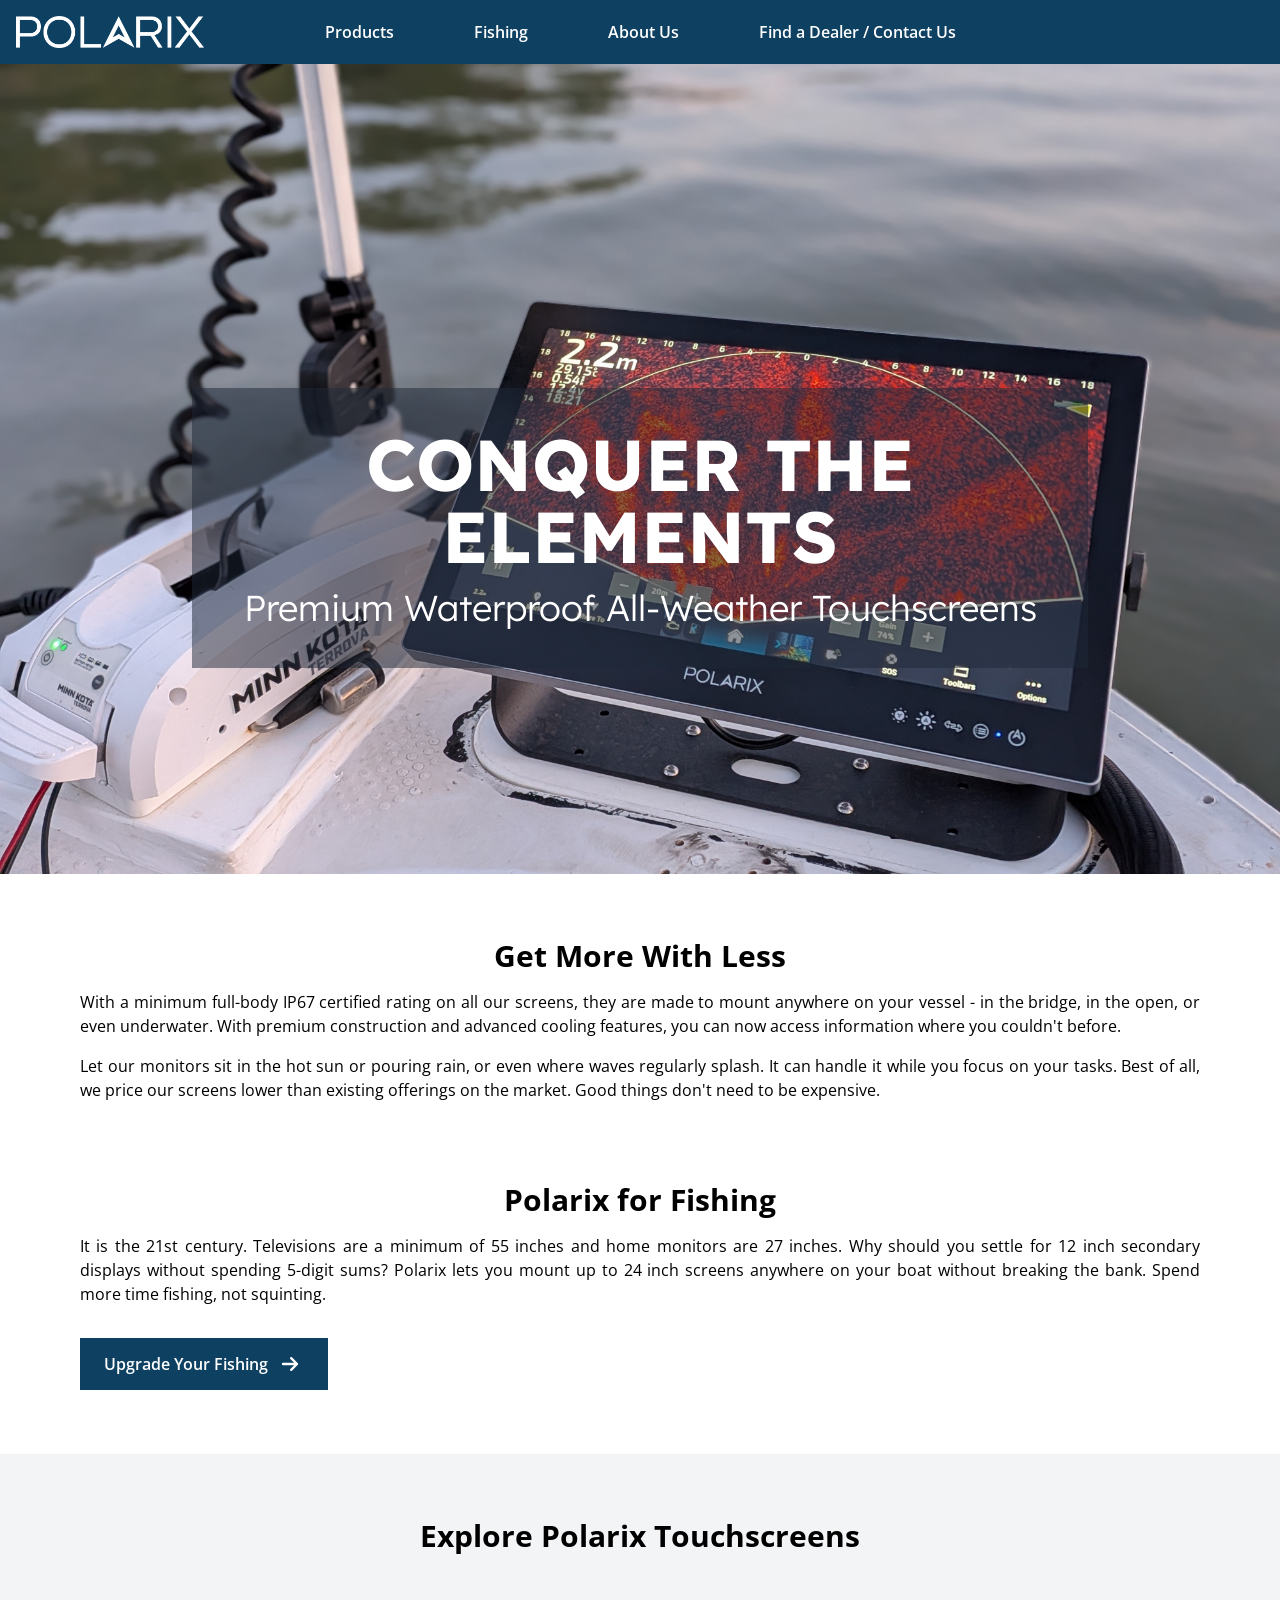
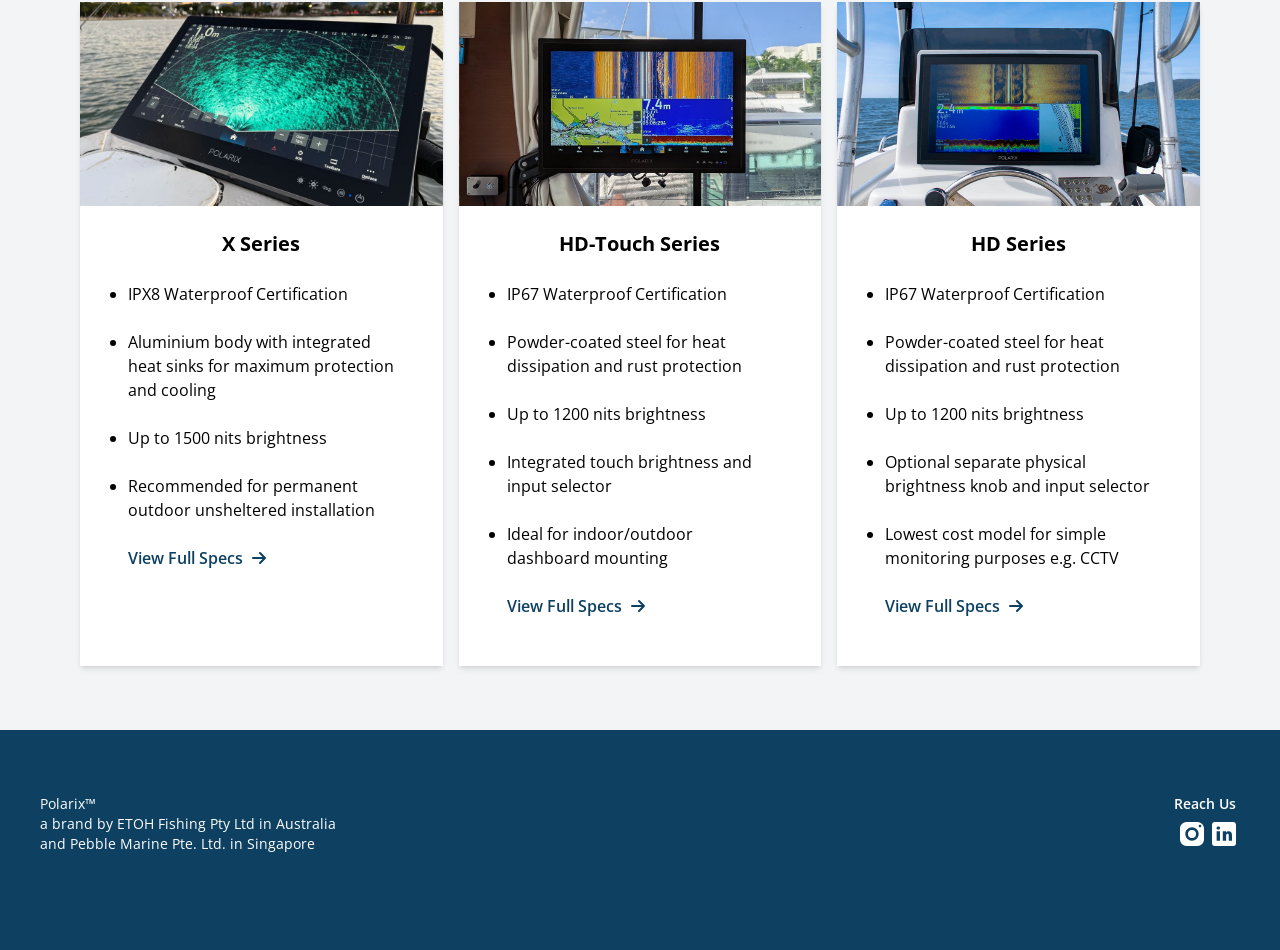
<file: index.html>
<!DOCTYPE html><html lang="en" data-astro-cid-sckkx6r4> <head><meta charset="UTF-8"><meta name="viewport" content="width=device-width, initial-scale=1.0"><link rel="icon" type="image/png" href="/favicon.png"><link rel="preconnect" href="https://fonts.googleapis.com"><link rel="preconnect" href="https://fonts.gstatic.com" crossorigin><meta name="generator" content="Astro v6.1.5"><title>POLARIX Marine Touchscreens</title><link rel="stylesheet" href="/assets/global.5gfMwEMB.css"></head> <body class="font-base" data-astro-cid-sckkx6r4> <header class="relative w-full h-auto lg:h-16 flex-col lg:flex-row bg-polarix text-white flex items-center justify-center"> <div class="md:hidden absolute left-0 top-0 h-16 w-16 flex items-center justify-center"> <button id="expando"> <svg class="w-10 h-10" fill="#fff" viewBox="0 0 20 20" xmlns="http://www.w3.org/2000/svg"> <path fill-rule="evenodd" d="M3 5a1 1 0 011-1h12a1 1 0 110 2H4a1 1 0 01-1-1zM3 10a1 1 0 011-1h12a1 1 0 110 2H4a1 1 0 01-1-1zM3 15a1 1 0 011-1h12a1 1 0 110 2H4a1 1 0 01-1-1z" clip-rule="evenodd"></path> </svg> </button> </div> <div class="lg:absolute lg:left-0 lg:top-0 h-16 z-101"> <a href="/"><img src="/img/logo.png" alt="logo" class="h-full p-4"></a> </div> <nav id="main-menu" class="hidden absolute z-100 md:static top-full left-0 md:flex flex-col md:flex-row gap-x-4 md:h-10 w-full lg:h-full items-stretch justify-center font-semibold border-t lg:border-t-0 border-gray-400 bg-polarix-light text-white md:text-white md:bg-inherit"> <div class="relative"> <span id="expando-products" class="h-12 md:h-full flex items-center justify-center md:px-8 hover:bg-polarix-light transition-colors border-b border-gray-400 md:border-b-0 hover:cursor-pointer">Products</span> <div id="menu-products" class="hidden md:absolute md:top-full md:left-0 md:w-[150%] z-100 transition-discrete"> <a class="h-12 lg:h-16 flex items-center justify-center md:justify-start md:px-8 transition-colors border-b border-gray-400 bg-gray-100 text-black md:hover:bg-polarix-light md:hover:text-white" href="/products/x">X Series</a> <a class="h-12 lg:h-16 flex items-center justify-center md:justify-start md:px-8 transition-colors border-b border-gray-400 bg-gray-100 text-black md:hover:bg-polarix-light md:hover:text-white" href="/products/hdt">HD-Touch Series</a> <a class="h-12 lg:h-16 flex items-center justify-center md:justify-start md:px-8 transition-colors border-b border-gray-400 bg-gray-100 text-black md:hover:bg-polarix-light md:hover:text-white" href="/products/hd">HD Series</a> </div> </div> <a class="h-12 md:h-full flex items-center justify-center md:px-8 hover:bg-polarix-light transition-colors border-b border-gray-400 md:border-b-0" href="/fishing">Fishing</a> <a class="h-12 md:h-full flex items-center justify-center md:px-8 hover:bg-polarix-light transition-colors border-b border-gray-400 md:border-b-0" href="/about">About Us</a> <a class="h-12 md:h-full flex items-center justify-center md:px-8 hover:bg-polarix-light transition-colors border-b border-gray-400 md:border-b-0" href="/contact">Find a Dealer / Contact Us</a> </nav> </header> <script type="module">const e=document.getElementById("expando"),t=document.getElementById("main-menu");e?.addEventListener("click",()=>{t?.classList.contains("hidden")?(t.classList.remove("hidden"),e.parentElement?.classList.add("bg-polarix-light")):(t?.classList.add("hidden"),e.parentElement?.classList.remove("bg-polarix-light"))});const n=document.getElementById("expando-products"),s=document.getElementById("menu-products");n?.addEventListener("click",()=>{s?.classList.contains("hidden")?(s.classList.remove("hidden"),n.parentElement?.classList.add("bg-polarix-light")):(s?.classList.add("hidden"),n.parentElement?.classList.remove("bg-polarix-light"))});</script> <div class="flex flex-col" data-astro-cid-sckkx6r4> <div class="bg-[url(/img/hero2.jpg)] md:bg-[url(/img/hero1.jpg)] bg-cover bg-bottom h-[90dvh] w-full"> <div class="flex flex-col content-start items-center h-full relative"> <div class="bg-gray-800/50 text-white font-hero absolute top-[40%] left-1/2 -translate-x-1/2 max-w-[1200px] w-[80%] md:w-[70%] 2xl:w-[60%] px-4 py-3 md:px-10 md:py-6 lg:py-10"> <h1 class="text-4xl md:text-6xl lg:text-7xl text-center w-auto font-bold mb-1 md:mb-3 lg:mb-4 uppercase">
Conquer the Elements</h1> <div class="text-xl md:text-3xl lg:text-4xl text-center w-auto font-light">Premium Waterproof
                    All-Weather Touchscreens
</div> </div> </div> </div> <div class="flex flex-col items-center gap-y-16 mt-16">  <section class="w-full flex flex-col items-center"> <div class="w-full md:max-w-[800px] lg:max-w-[1200px]"> <div class="px-10 blurbarea"> <h1 class="text-2xl md:text-3xl font-bold mb-4 text-center">Get More With Less</h1>  <p>
With a minimum full-body IP67 certified rating on all our screens, they are made to mount anywhere on
                your vessel - in the bridge, in the open, or even underwater. With premium construction and advanced
                cooling features, you can now access information where you couldn't before.
</p> <p>
Let our monitors sit in the hot sun or pouring rain, or even where waves regularly splash. It can handle
                it while you focus on your tasks. Best of all, we price our screens lower than existing offerings on the
                market. Good things don't need to be expensive.
</p>  </div> </div> </section>  <section class="w-full flex flex-col items-center"> <div class="w-full md:max-w-[800px] lg:max-w-[1200px]"> <div class="px-10 blurbarea"> <h1 class="text-2xl md:text-3xl font-bold mb-4 text-center">Polarix for Fishing</h1>  <p>
It is the 21st century. Televisions are a minimum of 55 inches and home monitors are 27 inches. Why
                should you settle for 12 inch secondary displays without spending 5-digit sums? Polarix lets you mount
                up to 24 inch screens anywhere on your boat without breaking the bank. Spend more time fishing, not
                squinting.
</p> <a href="/fishing" class="font-semibold bg-polarix text-white px-6 py-3 mt-4 inline-block hover:bg-polarix-light transition-colors"> <div class="flex flex-row"> <div class="flex items-center justify-center"> Upgrade Your Fishing </div> <svg class="inline w-7 h-7 ml-2" viewBox="0 0 24 24" fill="#fff" xmlns="http://www.w3.org/2000/svg"> <path fill-rule="evenodd" clip-rule="evenodd" d="M6 12H18M18 12L13 7M18 12L13 17" stroke="#fff" stroke-width="2" stroke-linecap="round" stroke-linejoin="round"></path> </svg> </div> </a>  </div> </div> </section>  <section class="w-full flex flex-col items-center bg-gray-100 py-16"> <div class="w-full md:max-w-[800px] lg:max-w-[1200px]"> <div class="px-10 blurbarea"> <h1 class="text-2xl md:text-3xl font-bold mb-4 text-center">Explore Polarix Touchscreens</h1>  <div class="grid grid-cols-1 gap-y-4 md:grid-cols-2 lg:grid-cols-3 gap-x-4 mt-12"> <a href="/products/x" class="shadow-md hover:shadow-xl/30 transition-shadow bg-white"> <div class="bg-[url(/img/showcasex.webp)] bg-cover bg-center w-full aspect-16/9 max-h-[60lvh]"></div> <h2 class="text-xl text-center my-6 font-bold">X Series</h2> <div class="px-12 my-6"> <ul class="flex flex-col gap-y-6 list-disc"> <li>IPX8 Waterproof Certification</li> <li>Aluminium body with integrated heat sinks for maximum protection and cooling</li> <li>Up to 1500 nits brightness</li> <li>Recommended for permanent outdoor unsheltered installation</li> </ul> </div> <div class="mt-6 mb-12"> <div class="flex flex-row px-12"> <div class="flex items-center justify-center text-polarix font-semibold">
View Full Specs
</div> <svg class="inline w-6 h-6 ml-1" viewBox="0 0 24 24" fill="#0E4062" xmlns="http://www.w3.org/2000/svg"> <path fill-rule="evenodd" clip-rule="evenodd" d="M6 12H18M18 12L13 7M18 12L13 17" stroke="#0E4062" stroke-width="2" stroke-linecap="round" stroke-linejoin="round"></path> </svg> </div> </div> </a> <a href="/products/hdt" class="shadow-md hover:shadow-xl/30 transition-shadow bg-white"> <div class="bg-[url(/img/showcasehdt.jpg)] bg-cover bg-center w-full aspect-16/9 max-h-[60lvh]"></div> <h2 class="text-xl text-center my-6 font-bold">HD-Touch Series</h2> <div class="px-12 my-6"> <ul class="flex flex-col gap-y-6 list-disc"> <li>IP67 Waterproof Certification</li> <li>Powder-coated steel for heat dissipation and rust protection</li> <li>Up to 1200 nits brightness</li> <li>Integrated touch brightness and input selector</li> <li>Ideal for indoor/outdoor dashboard mounting</li> </ul> </div> <div class="mt-6 mb-12"> <div class="flex flex-row px-12"> <div class="flex items-center justify-center text-polarix font-semibold">
View Full Specs
</div> <svg class="inline w-6 h-6 ml-1" viewBox="0 0 24 24" fill="#0E4062" xmlns="http://www.w3.org/2000/svg"> <path fill-rule="evenodd" clip-rule="evenodd" d="M6 12H18M18 12L13 7M18 12L13 17" stroke="#0E4062" stroke-width="2" stroke-linecap="round" stroke-linejoin="round"></path> </svg> </div> </div> </a> <a href="/products/hd" class="shadow-md hover:shadow-xl/30 transition-shadow bg-white"> <div class="bg-[url(/img/showcasehd.jpg)] bg-cover bg-center w-full aspect-16/9 max-h-[60lvh]"></div> <h2 class="text-xl text-center my-6 font-bold">HD Series</h2> <div class="px-12 my-6"> <ul class="flex flex-col gap-y-6 list-disc"> <li>IP67 Waterproof Certification</li> <li>Powder-coated steel for heat dissipation and rust protection</li> <li>Up to 1200 nits brightness</li> <li>Optional separate physical brightness knob and input selector</li> <li>Lowest cost model for simple monitoring purposes e.g. CCTV</li> </ul> </div> <div class="mt-6 mb-12"> <div class="flex flex-row px-12"> <div class="flex items-center justify-center text-polarix font-semibold">
View Full Specs
</div> <svg class="inline w-6 h-6 ml-1" viewBox="0 0 24 24" fill="#0E4062" xmlns="http://www.w3.org/2000/svg"> <path fill-rule="evenodd" clip-rule="evenodd" d="M6 12H18M18 12L13 7M18 12L13 17" stroke="#0E4062" stroke-width="2" stroke-linecap="round" stroke-linejoin="round"></path> </svg> </div> </div> </a> </div>  </div> </div> </section> </div>  </div> <footer class="bg-polarix text-white w-full pt-8 pb-16 md:pt-16 md:pb-24 text-xs md:text-sm" data-astro-cid-sckkx6r4> <div class="flex flex-col md:flex-row justify-between gap-x-4 gap-y-4 px-10" data-astro-cid-sckkx6r4> <div class="order-2 md:order-1" data-astro-cid-sckkx6r4> <p data-astro-cid-sckkx6r4>
Polarix™
</p> <p data-astro-cid-sckkx6r4>a brand by ETOH Fishing Pty Ltd in Australia</p> <p data-astro-cid-sckkx6r4>and Pebble Marine Pte. Ltd. in Singapore</p> </div> <div class="order-1 md:order-2 flex flex-row items-center md:flex-col md:items-end gap-y-1 gap-x-2" data-astro-cid-sckkx6r4> <h3 class="text-sm md:text-md font-semibold md:mr-1" data-astro-cid-sckkx6r4><a href="/contact" data-astro-cid-sckkx6r4>Reach Us</a></h3> <div class="flex flex-row" data-astro-cid-sckkx6r4> <a href="https://www.instagram.com/polarix_technology/" target="_blank" rel="noopener noreferrer" aria-label="Instagram" data-astro-cid-sckkx6r4> <div class="h-8 w-8" data-astro-cid-sckkx6r4> <svg xmlns="http://www.w3.org/2000/svg" viewBox="0 0 24 24" fill="#fff" data-astro-cid-sckkx6r4> <path stroke="" d="M 8 3 C 5.239 3 3 5.239 3 8 L 3 16 C 3 18.761 5.239 21 8 21 L 16 21 C 18.761 21 21 18.761 21 16 L 21 8 C 21 5.239 18.761 3 16 3 L 8 3 z M 18 5 C 18.552 5 19 5.448 19 6 C 19 6.552 18.552 7 18 7 C 17.448 7 17 6.552 17 6 C 17 5.448 17.448 5 18 5 z M 12 7 C 14.761 7 17 9.239 17 12 C 17 14.761 14.761 17 12 17 C 9.239 17 7 14.761 7 12 C 7 9.239 9.239 7 12 7 z M 12 9 A 3 3 0 0 0 9 12 A 3 3 0 0 0 12 15 A 3 3 0 0 0 15 12 A 3 3 0 0 0 12 9 z" data-astro-cid-sckkx6r4></path> </svg> </div> </a> <a href="https://www.linkedin.com/company/polarix/" target="_blank" rel="noopener noreferrer" aria-label="LinkedIn" data-astro-cid-sckkx6r4> <div class="h-8 w-8" data-astro-cid-sckkx6r4> <svg xmlns="http://www.w3.org/2000/svg" viewBox="0 0 24 24" fill="#fff" data-astro-cid-sckkx6r4> <path d="M19,3H5C3.895,3,3,3.895,3,5v14c0,1.105,0.895,2,2,2h14c1.105,0,2-0.895,2-2V5C21,3.895,20.105,3,19,3z M9,17H6.477v-7H9 V17z M7.694,8.717c-0.771,0-1.286-0.514-1.286-1.2s0.514-1.2,1.371-1.2c0.771,0,1.286,0.514,1.286,1.2S8.551,8.717,7.694,8.717z M18,17h-2.442v-3.826c0-1.058-0.651-1.302-0.895-1.302s-1.058,0.163-1.058,1.302c0,0.163,0,3.826,0,3.826h-2.523v-7h2.523v0.977 C13.93,10.407,14.581,10,15.802,10C17.023,10,18,10.977,18,13.174V17z" data-astro-cid-sckkx6r4></path> </svg> </div> </a> </div> </div> </div> </footer></body></html>
</file>
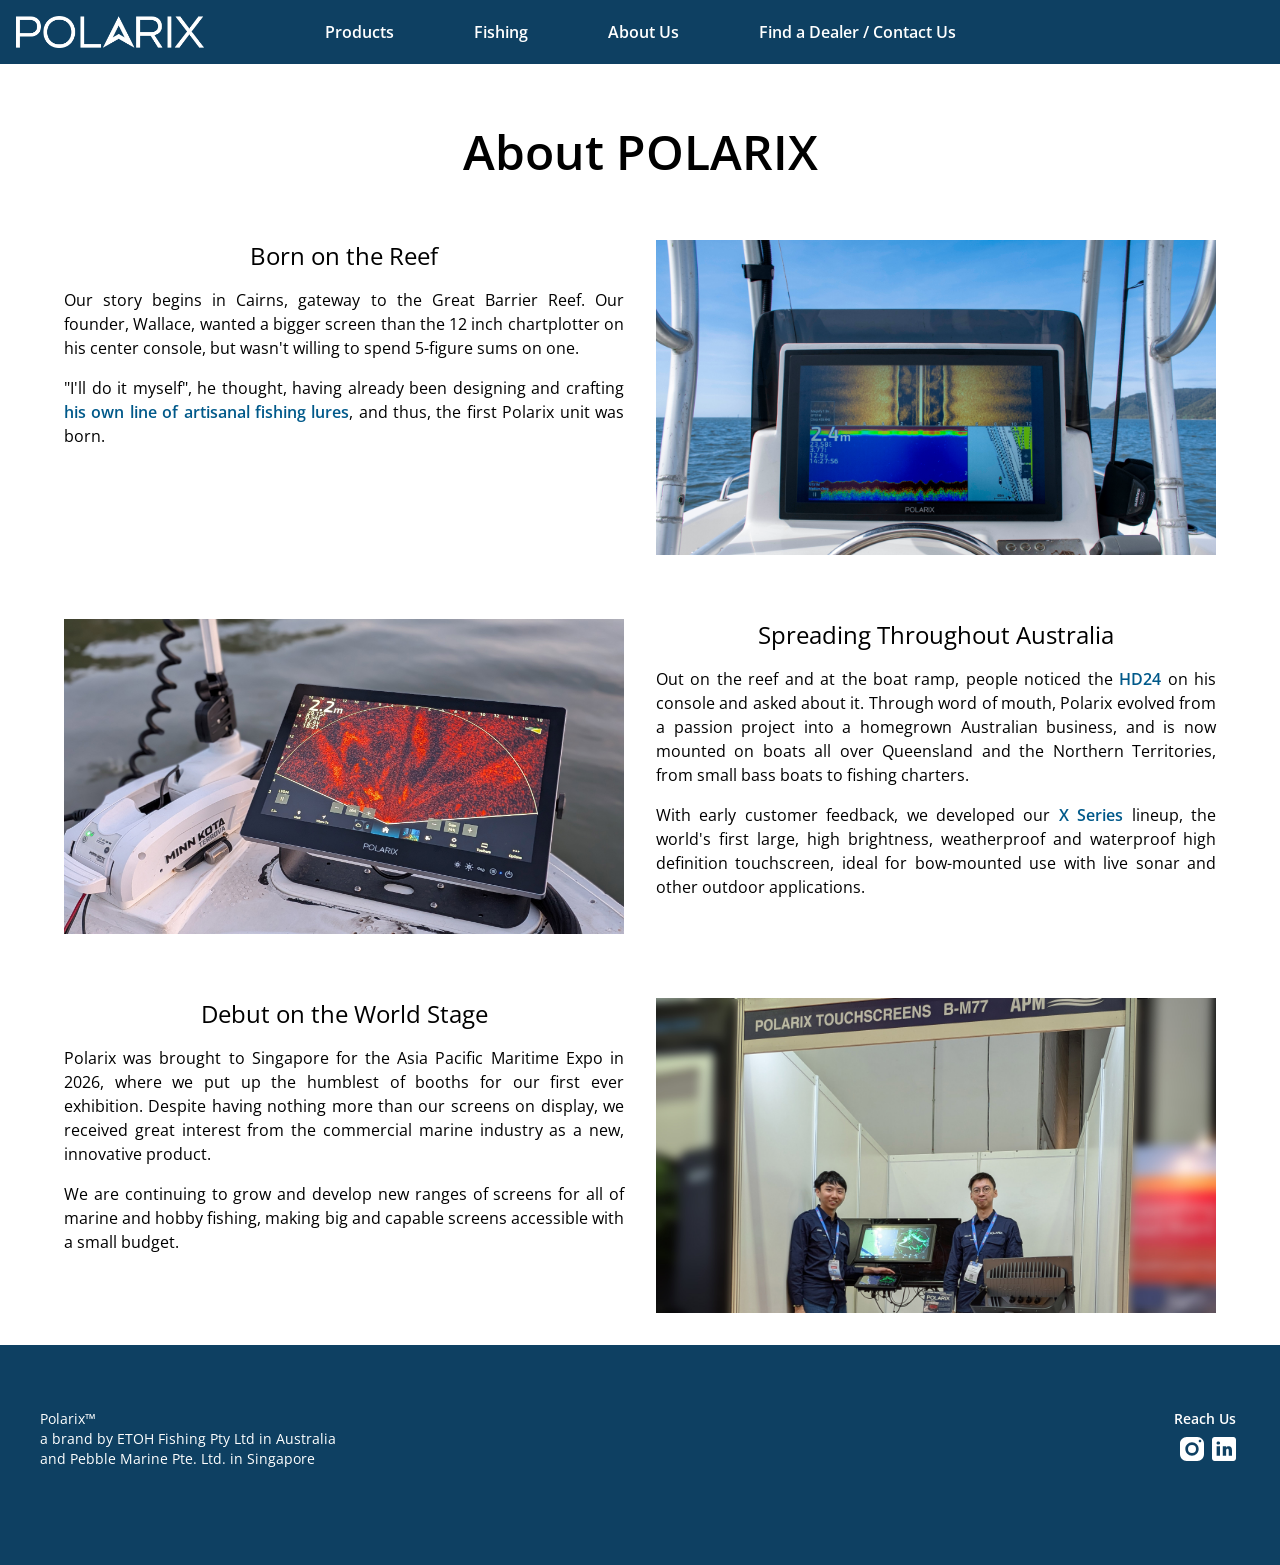
<file: about/index.html>
<!DOCTYPE html><html lang="en" data-astro-cid-sckkx6r4> <head><meta charset="UTF-8"><meta name="viewport" content="width=device-width, initial-scale=1.0"><link rel="icon" type="image/png" href="/favicon.png"><link rel="preconnect" href="https://fonts.googleapis.com"><link rel="preconnect" href="https://fonts.gstatic.com" crossorigin><meta name="generator" content="Astro v6.1.5"><title>About Us | POLARIX Marine Touchscreens</title><link rel="stylesheet" href="/assets/global.5gfMwEMB.css"></head> <body class="font-base" data-astro-cid-sckkx6r4> <header class="relative w-full h-auto lg:h-16 flex-col lg:flex-row bg-polarix text-white flex items-center justify-center"> <div class="md:hidden absolute left-0 top-0 h-16 w-16 flex items-center justify-center"> <button id="expando"> <svg class="w-10 h-10" fill="#fff" viewBox="0 0 20 20" xmlns="http://www.w3.org/2000/svg"> <path fill-rule="evenodd" d="M3 5a1 1 0 011-1h12a1 1 0 110 2H4a1 1 0 01-1-1zM3 10a1 1 0 011-1h12a1 1 0 110 2H4a1 1 0 01-1-1zM3 15a1 1 0 011-1h12a1 1 0 110 2H4a1 1 0 01-1-1z" clip-rule="evenodd"></path> </svg> </button> </div> <div class="lg:absolute lg:left-0 lg:top-0 h-16 z-101"> <a href="/"><img src="/img/logo.png" alt="logo" class="h-full p-4"></a> </div> <nav id="main-menu" class="hidden absolute z-100 md:static top-full left-0 md:flex flex-col md:flex-row gap-x-4 md:h-10 w-full lg:h-full items-stretch justify-center font-semibold border-t lg:border-t-0 border-gray-400 bg-polarix-light text-white md:text-white md:bg-inherit"> <div class="relative"> <span id="expando-products" class="h-12 md:h-full flex items-center justify-center md:px-8 hover:bg-polarix-light transition-colors border-b border-gray-400 md:border-b-0 hover:cursor-pointer">Products</span> <div id="menu-products" class="hidden md:absolute md:top-full md:left-0 md:w-[150%] z-100 transition-discrete"> <a class="h-12 lg:h-16 flex items-center justify-center md:justify-start md:px-8 transition-colors border-b border-gray-400 bg-gray-100 text-black md:hover:bg-polarix-light md:hover:text-white" href="/products/x">X Series</a> <a class="h-12 lg:h-16 flex items-center justify-center md:justify-start md:px-8 transition-colors border-b border-gray-400 bg-gray-100 text-black md:hover:bg-polarix-light md:hover:text-white" href="/products/hdt">HD-Touch Series</a> <a class="h-12 lg:h-16 flex items-center justify-center md:justify-start md:px-8 transition-colors border-b border-gray-400 bg-gray-100 text-black md:hover:bg-polarix-light md:hover:text-white" href="/products/hd">HD Series</a> </div> </div> <a class="h-12 md:h-full flex items-center justify-center md:px-8 hover:bg-polarix-light transition-colors border-b border-gray-400 md:border-b-0" href="/fishing">Fishing</a> <a class="h-12 md:h-full flex items-center justify-center md:px-8 hover:bg-polarix-light transition-colors border-b border-gray-400 md:border-b-0" href="/about">About Us</a> <a class="h-12 md:h-full flex items-center justify-center md:px-8 hover:bg-polarix-light transition-colors border-b border-gray-400 md:border-b-0" href="/contact">Find a Dealer / Contact Us</a> </nav> </header> <script type="module">const e=document.getElementById("expando"),t=document.getElementById("main-menu");e?.addEventListener("click",()=>{t?.classList.contains("hidden")?(t.classList.remove("hidden"),e.parentElement?.classList.add("bg-polarix-light")):(t?.classList.add("hidden"),e.parentElement?.classList.remove("bg-polarix-light"))});const n=document.getElementById("expando-products"),s=document.getElementById("menu-products");n?.addEventListener("click",()=>{s?.classList.contains("hidden")?(s.classList.remove("hidden"),n.parentElement?.classList.add("bg-polarix-light")):(s?.classList.add("hidden"),n.parentElement?.classList.remove("bg-polarix-light"))});</script> <div class="flex flex-col" data-astro-cid-sckkx6r4>  <div class="flex flex-col"> <h1 class="flex justify-center pb-4 pt-12 md:pb-8 md:pt-16 text-4xl md:text-5xl font-semibold">About POLARIX</h1> <section class="flex justify-center py-8"> <div class="flex flex-col gap-y-1 w-full mx-8 md:mx-16 max-w-[1200px]"> <div class="zigzag"> <section> <div> <h2 class="title">Born on the Reef</h2> <div class="blurbarea"> <p>Our story begins in Cairns, gateway to the Great Barrier Reef. Our founder, Wallace, wanted a bigger screen than the 12 inch chartplotter on his center console, but wasn't willing to spend 5-figure sums on one.</p> <p>"I'll do it myself", he thought, having already been designing and crafting <a href="https://etohlures.com/" class="highlight">his own line of artisanal fishing lures</a>, and thus, the first Polarix unit was born.</p> </div> </div> <div class="flex flex-row justify-center"> <div class="bg-[url(/img/fishing/fishing1.jpg)] featureimg limit-w-m"></div> </div> </section> <section> <div> <h2 class="title">Spreading Throughout Australia</h2> <div class="blurbarea"> <p>Out on the reef and at the boat ramp, people noticed the <a href="/products/hd" class="highlight">HD24</a> on his console and asked about it. Through word of mouth, Polarix evolved from a passion project into a homegrown Australian business, and is now mounted on boats all over Queensland and the Northern Territories, from small bass boats to fishing charters.</p> <p>With early customer feedback, we developed our <a href="/products/x" class="highlight">X Series</a> lineup, the world's first large, high brightness, weatherproof and waterproof high definition touchscreen, ideal for bow-mounted use with live sonar and other outdoor applications.</p> </div> </div> <div class="flex flex-row justify-center"> <div class="bg-[url(/img/about/about2.jpg)] featureimg limit-w-m"></div> </div> </section> <section> <div> <h2 class="title">Debut on the World Stage</h2> <div class="blurbarea"> <p>Polarix was brought to Singapore for the Asia Pacific Maritime Expo in 2026, where we put up the humblest of booths for our first ever exhibition. Despite having nothing more than our screens on display, we received great interest from the commercial marine industry as a new, innovative product.</p> <p>We are continuing to grow and develop new ranges of screens for all of marine and hobby fishing, making big and capable screens accessible with a small budget.</p> </div> </div> <div class="flex flex-row justify-center"> <div class="bg-[url(/img/about/about3.jpg)] featureimg limit-w-m"></div> </div> </section> </div> </div> </section> </div>  </div> <footer class="bg-polarix text-white w-full pt-8 pb-16 md:pt-16 md:pb-24 text-xs md:text-sm" data-astro-cid-sckkx6r4> <div class="flex flex-col md:flex-row justify-between gap-x-4 gap-y-4 px-10" data-astro-cid-sckkx6r4> <div class="order-2 md:order-1" data-astro-cid-sckkx6r4> <p data-astro-cid-sckkx6r4>
Polarix™
</p> <p data-astro-cid-sckkx6r4>a brand by ETOH Fishing Pty Ltd in Australia</p> <p data-astro-cid-sckkx6r4>and Pebble Marine Pte. Ltd. in Singapore</p> </div> <div class="order-1 md:order-2 flex flex-row items-center md:flex-col md:items-end gap-y-1 gap-x-2" data-astro-cid-sckkx6r4> <h3 class="text-sm md:text-md font-semibold md:mr-1" data-astro-cid-sckkx6r4><a href="/contact" data-astro-cid-sckkx6r4>Reach Us</a></h3> <div class="flex flex-row" data-astro-cid-sckkx6r4> <a href="https://www.instagram.com/polarix_technology/" target="_blank" rel="noopener noreferrer" aria-label="Instagram" data-astro-cid-sckkx6r4> <div class="h-8 w-8" data-astro-cid-sckkx6r4> <svg xmlns="http://www.w3.org/2000/svg" viewBox="0 0 24 24" fill="#fff" data-astro-cid-sckkx6r4> <path stroke="" d="M 8 3 C 5.239 3 3 5.239 3 8 L 3 16 C 3 18.761 5.239 21 8 21 L 16 21 C 18.761 21 21 18.761 21 16 L 21 8 C 21 5.239 18.761 3 16 3 L 8 3 z M 18 5 C 18.552 5 19 5.448 19 6 C 19 6.552 18.552 7 18 7 C 17.448 7 17 6.552 17 6 C 17 5.448 17.448 5 18 5 z M 12 7 C 14.761 7 17 9.239 17 12 C 17 14.761 14.761 17 12 17 C 9.239 17 7 14.761 7 12 C 7 9.239 9.239 7 12 7 z M 12 9 A 3 3 0 0 0 9 12 A 3 3 0 0 0 12 15 A 3 3 0 0 0 15 12 A 3 3 0 0 0 12 9 z" data-astro-cid-sckkx6r4></path> </svg> </div> </a> <a href="https://www.linkedin.com/company/polarix/" target="_blank" rel="noopener noreferrer" aria-label="LinkedIn" data-astro-cid-sckkx6r4> <div class="h-8 w-8" data-astro-cid-sckkx6r4> <svg xmlns="http://www.w3.org/2000/svg" viewBox="0 0 24 24" fill="#fff" data-astro-cid-sckkx6r4> <path d="M19,3H5C3.895,3,3,3.895,3,5v14c0,1.105,0.895,2,2,2h14c1.105,0,2-0.895,2-2V5C21,3.895,20.105,3,19,3z M9,17H6.477v-7H9 V17z M7.694,8.717c-0.771,0-1.286-0.514-1.286-1.2s0.514-1.2,1.371-1.2c0.771,0,1.286,0.514,1.286,1.2S8.551,8.717,7.694,8.717z M18,17h-2.442v-3.826c0-1.058-0.651-1.302-0.895-1.302s-1.058,0.163-1.058,1.302c0,0.163,0,3.826,0,3.826h-2.523v-7h2.523v0.977 C13.93,10.407,14.581,10,15.802,10C17.023,10,18,10.977,18,13.174V17z" data-astro-cid-sckkx6r4></path> </svg> </div> </a> </div> </div> </div> </footer></body></html>
</file>
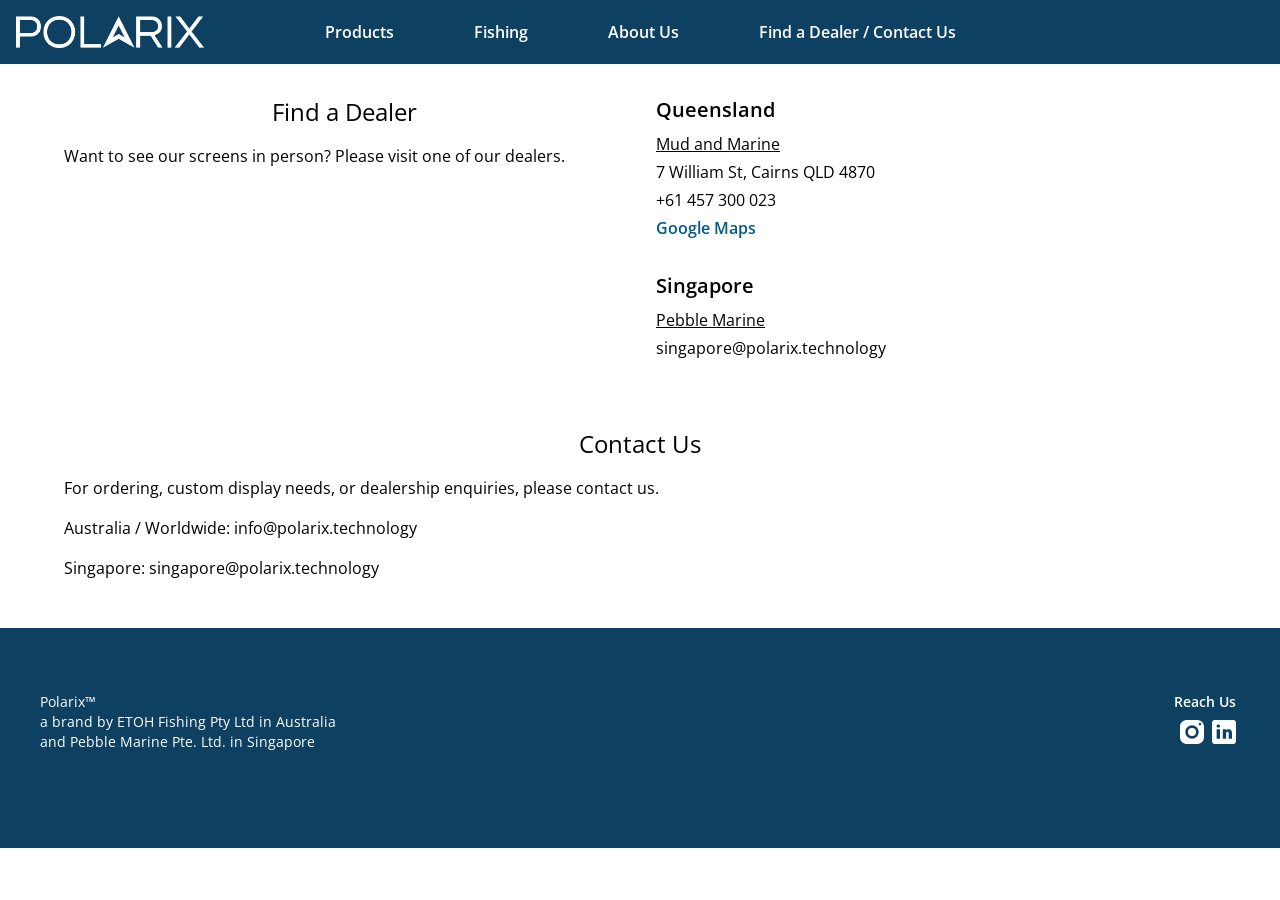
<file: contact/index.html>
<!DOCTYPE html><html lang="en" data-astro-cid-sckkx6r4> <head><meta charset="UTF-8"><meta name="viewport" content="width=device-width, initial-scale=1.0"><link rel="icon" type="image/png" href="/favicon.png"><link rel="preconnect" href="https://fonts.googleapis.com"><link rel="preconnect" href="https://fonts.gstatic.com" crossorigin><meta name="generator" content="Astro v6.1.5"><title>Contact Us | POLARIX Marine Touchscreens</title><link rel="stylesheet" href="/assets/global.5gfMwEMB.css">
<style>@layer properties{@supports (((-webkit-hyphens:none)) and (not (margin-trim:inline))) or ((-moz-orient:inline) and (not (color:rgb(from red r g b)))){*,:before,:after,::backdrop{--tw-font-weight:initial}}}.title[data-astro-cid-uw5kdbxl]{margin-bottom:calc(var(--spacing,.25rem) * 4);text-align:center;font-size:var(--text-2xl,1.5rem);line-height:var(--tw-leading,var(--text-2xl--line-height,calc(2 / 1.5)))}h3[data-astro-cid-uw5kdbxl].area{margin-bottom:calc(var(--spacing,.25rem) * 2);font-size:var(--text-xl,1.25rem);line-height:var(--tw-leading,var(--text-xl--line-height,calc(1.75 / 1.25)));--tw-font-weight:var(--font-weight-semibold,600);font-weight:var(--font-weight-semibold,600)}.country[data-astro-cid-uw5kdbxl]{margin-bottom:calc(var(--spacing,.25rem) * 8)}.address[data-astro-cid-uw5kdbxl]>p{margin-bottom:calc(var(--spacing,.25rem) * 1)}.address[data-astro-cid-uw5kdbxl]>p.name{text-decoration-line:underline}@property --tw-font-weight{syntax:"*";inherits:false}
</style></head> <body class="font-base" data-astro-cid-sckkx6r4> <header class="relative w-full h-auto lg:h-16 flex-col lg:flex-row bg-polarix text-white flex items-center justify-center"> <div class="md:hidden absolute left-0 top-0 h-16 w-16 flex items-center justify-center"> <button id="expando"> <svg class="w-10 h-10" fill="#fff" viewBox="0 0 20 20" xmlns="http://www.w3.org/2000/svg"> <path fill-rule="evenodd" d="M3 5a1 1 0 011-1h12a1 1 0 110 2H4a1 1 0 01-1-1zM3 10a1 1 0 011-1h12a1 1 0 110 2H4a1 1 0 01-1-1zM3 15a1 1 0 011-1h12a1 1 0 110 2H4a1 1 0 01-1-1z" clip-rule="evenodd"></path> </svg> </button> </div> <div class="lg:absolute lg:left-0 lg:top-0 h-16 z-101"> <a href="/"><img src="/img/logo.png" alt="logo" class="h-full p-4"></a> </div> <nav id="main-menu" class="hidden absolute z-100 md:static top-full left-0 md:flex flex-col md:flex-row gap-x-4 md:h-10 w-full lg:h-full items-stretch justify-center font-semibold border-t lg:border-t-0 border-gray-400 bg-polarix-light text-white md:text-white md:bg-inherit"> <div class="relative"> <span id="expando-products" class="h-12 md:h-full flex items-center justify-center md:px-8 hover:bg-polarix-light transition-colors border-b border-gray-400 md:border-b-0 hover:cursor-pointer">Products</span> <div id="menu-products" class="hidden md:absolute md:top-full md:left-0 md:w-[150%] z-100 transition-discrete"> <a class="h-12 lg:h-16 flex items-center justify-center md:justify-start md:px-8 transition-colors border-b border-gray-400 bg-gray-100 text-black md:hover:bg-polarix-light md:hover:text-white" href="/products/x">X Series</a> <a class="h-12 lg:h-16 flex items-center justify-center md:justify-start md:px-8 transition-colors border-b border-gray-400 bg-gray-100 text-black md:hover:bg-polarix-light md:hover:text-white" href="/products/hdt">HD-Touch Series</a> <a class="h-12 lg:h-16 flex items-center justify-center md:justify-start md:px-8 transition-colors border-b border-gray-400 bg-gray-100 text-black md:hover:bg-polarix-light md:hover:text-white" href="/products/hd">HD Series</a> </div> </div> <a class="h-12 md:h-full flex items-center justify-center md:px-8 hover:bg-polarix-light transition-colors border-b border-gray-400 md:border-b-0" href="/fishing">Fishing</a> <a class="h-12 md:h-full flex items-center justify-center md:px-8 hover:bg-polarix-light transition-colors border-b border-gray-400 md:border-b-0" href="/about">About Us</a> <a class="h-12 md:h-full flex items-center justify-center md:px-8 hover:bg-polarix-light transition-colors border-b border-gray-400 md:border-b-0" href="/contact">Find a Dealer / Contact Us</a> </nav> </header> <script type="module">const e=document.getElementById("expando"),t=document.getElementById("main-menu");e?.addEventListener("click",()=>{t?.classList.contains("hidden")?(t.classList.remove("hidden"),e.parentElement?.classList.add("bg-polarix-light")):(t?.classList.add("hidden"),e.parentElement?.classList.remove("bg-polarix-light"))});const n=document.getElementById("expando-products"),s=document.getElementById("menu-products");n?.addEventListener("click",()=>{s?.classList.contains("hidden")?(s.classList.remove("hidden"),n.parentElement?.classList.add("bg-polarix-light")):(s?.classList.add("hidden"),n.parentElement?.classList.remove("bg-polarix-light"))});</script> <div class="flex flex-col" data-astro-cid-sckkx6r4>  <div class="flex flex-col" data-astro-cid-uw5kdbxl> <section class="flex justify-center py-8" data-astro-cid-uw5kdbxl> <div class="flex flex-col gap-y-1 w-full mx-8 md:mx-16 max-w-[1200px]" data-astro-cid-uw5kdbxl> <div class="zigzag mb-8" data-astro-cid-uw5kdbxl> <section data-astro-cid-uw5kdbxl> <div class="" data-astro-cid-uw5kdbxl> <h2 class="title" data-astro-cid-uw5kdbxl>Find a Dealer</h2> <div class="blurbarea" data-astro-cid-uw5kdbxl> <p data-astro-cid-uw5kdbxl>Want to see our screens in person? Please visit one of our dealers.</p> </div> </div> <div class="" data-astro-cid-uw5kdbxl> <div class="blurbarea" data-astro-cid-uw5kdbxl> <section class="country" data-astro-cid-uw5kdbxl> <h3 class="area" data-astro-cid-uw5kdbxl>Queensland</h3> <div class="address" data-astro-cid-uw5kdbxl> <p class="name" data-astro-cid-uw5kdbxl>Mud and Marine</p> <p data-astro-cid-uw5kdbxl>7 William St, Cairns QLD 4870</p> <p data-astro-cid-uw5kdbxl>+61 457 300 023</p> <p data-astro-cid-uw5kdbxl><a class="highlight" href="https://maps.app.goo.gl/JJQXdekB6RTWzhGi9" data-astro-cid-uw5kdbxl>Google Maps</a></p> </div> </section> <section class="country" data-astro-cid-uw5kdbxl> <h3 class="area" data-astro-cid-uw5kdbxl>Singapore</h3> <div class="address" data-astro-cid-uw5kdbxl> <p class="name" data-astro-cid-uw5kdbxl>Pebble Marine</p> <p data-astro-cid-uw5kdbxl><a href="mailto:singapore@polarix.technology" data-astro-cid-uw5kdbxl>singapore@polarix.technology</a></p> </div> </section> </div> </div> </section> </div> <div class="" data-astro-cid-uw5kdbxl> <h2 class="title" data-astro-cid-uw5kdbxl>Contact Us</h2> <div class="blurbarea" data-astro-cid-uw5kdbxl> <p data-astro-cid-uw5kdbxl>For ordering, custom display needs, or dealership enquiries, please contact us.</p> <p data-astro-cid-uw5kdbxl>Australia / Worldwide: <a href="mailto:info@polarix.technology" data-astro-cid-uw5kdbxl>info@polarix.technology</a></p> <p data-astro-cid-uw5kdbxl>Singapore: <a href="mailto:singapore@polarix.technology" data-astro-cid-uw5kdbxl>singapore@polarix.technology</a></p> </div> </div> </div> </section> </div>  </div> <footer class="bg-polarix text-white w-full pt-8 pb-16 md:pt-16 md:pb-24 text-xs md:text-sm" data-astro-cid-sckkx6r4> <div class="flex flex-col md:flex-row justify-between gap-x-4 gap-y-4 px-10" data-astro-cid-sckkx6r4> <div class="order-2 md:order-1" data-astro-cid-sckkx6r4> <p data-astro-cid-sckkx6r4>
Polarix™
</p> <p data-astro-cid-sckkx6r4>a brand by ETOH Fishing Pty Ltd in Australia</p> <p data-astro-cid-sckkx6r4>and Pebble Marine Pte. Ltd. in Singapore</p> </div> <div class="order-1 md:order-2 flex flex-row items-center md:flex-col md:items-end gap-y-1 gap-x-2" data-astro-cid-sckkx6r4> <h3 class="text-sm md:text-md font-semibold md:mr-1" data-astro-cid-sckkx6r4><a href="/contact" data-astro-cid-sckkx6r4>Reach Us</a></h3> <div class="flex flex-row" data-astro-cid-sckkx6r4> <a href="https://www.instagram.com/polarix_technology/" target="_blank" rel="noopener noreferrer" aria-label="Instagram" data-astro-cid-sckkx6r4> <div class="h-8 w-8" data-astro-cid-sckkx6r4> <svg xmlns="http://www.w3.org/2000/svg" viewBox="0 0 24 24" fill="#fff" data-astro-cid-sckkx6r4> <path stroke="" d="M 8 3 C 5.239 3 3 5.239 3 8 L 3 16 C 3 18.761 5.239 21 8 21 L 16 21 C 18.761 21 21 18.761 21 16 L 21 8 C 21 5.239 18.761 3 16 3 L 8 3 z M 18 5 C 18.552 5 19 5.448 19 6 C 19 6.552 18.552 7 18 7 C 17.448 7 17 6.552 17 6 C 17 5.448 17.448 5 18 5 z M 12 7 C 14.761 7 17 9.239 17 12 C 17 14.761 14.761 17 12 17 C 9.239 17 7 14.761 7 12 C 7 9.239 9.239 7 12 7 z M 12 9 A 3 3 0 0 0 9 12 A 3 3 0 0 0 12 15 A 3 3 0 0 0 15 12 A 3 3 0 0 0 12 9 z" data-astro-cid-sckkx6r4></path> </svg> </div> </a> <a href="https://www.linkedin.com/company/polarix/" target="_blank" rel="noopener noreferrer" aria-label="LinkedIn" data-astro-cid-sckkx6r4> <div class="h-8 w-8" data-astro-cid-sckkx6r4> <svg xmlns="http://www.w3.org/2000/svg" viewBox="0 0 24 24" fill="#fff" data-astro-cid-sckkx6r4> <path d="M19,3H5C3.895,3,3,3.895,3,5v14c0,1.105,0.895,2,2,2h14c1.105,0,2-0.895,2-2V5C21,3.895,20.105,3,19,3z M9,17H6.477v-7H9 V17z M7.694,8.717c-0.771,0-1.286-0.514-1.286-1.2s0.514-1.2,1.371-1.2c0.771,0,1.286,0.514,1.286,1.2S8.551,8.717,7.694,8.717z M18,17h-2.442v-3.826c0-1.058-0.651-1.302-0.895-1.302s-1.058,0.163-1.058,1.302c0,0.163,0,3.826,0,3.826h-2.523v-7h2.523v0.977 C13.93,10.407,14.581,10,15.802,10C17.023,10,18,10.977,18,13.174V17z" data-astro-cid-sckkx6r4></path> </svg> </div> </a> </div> </div> </div> </footer></body></html>
</file>
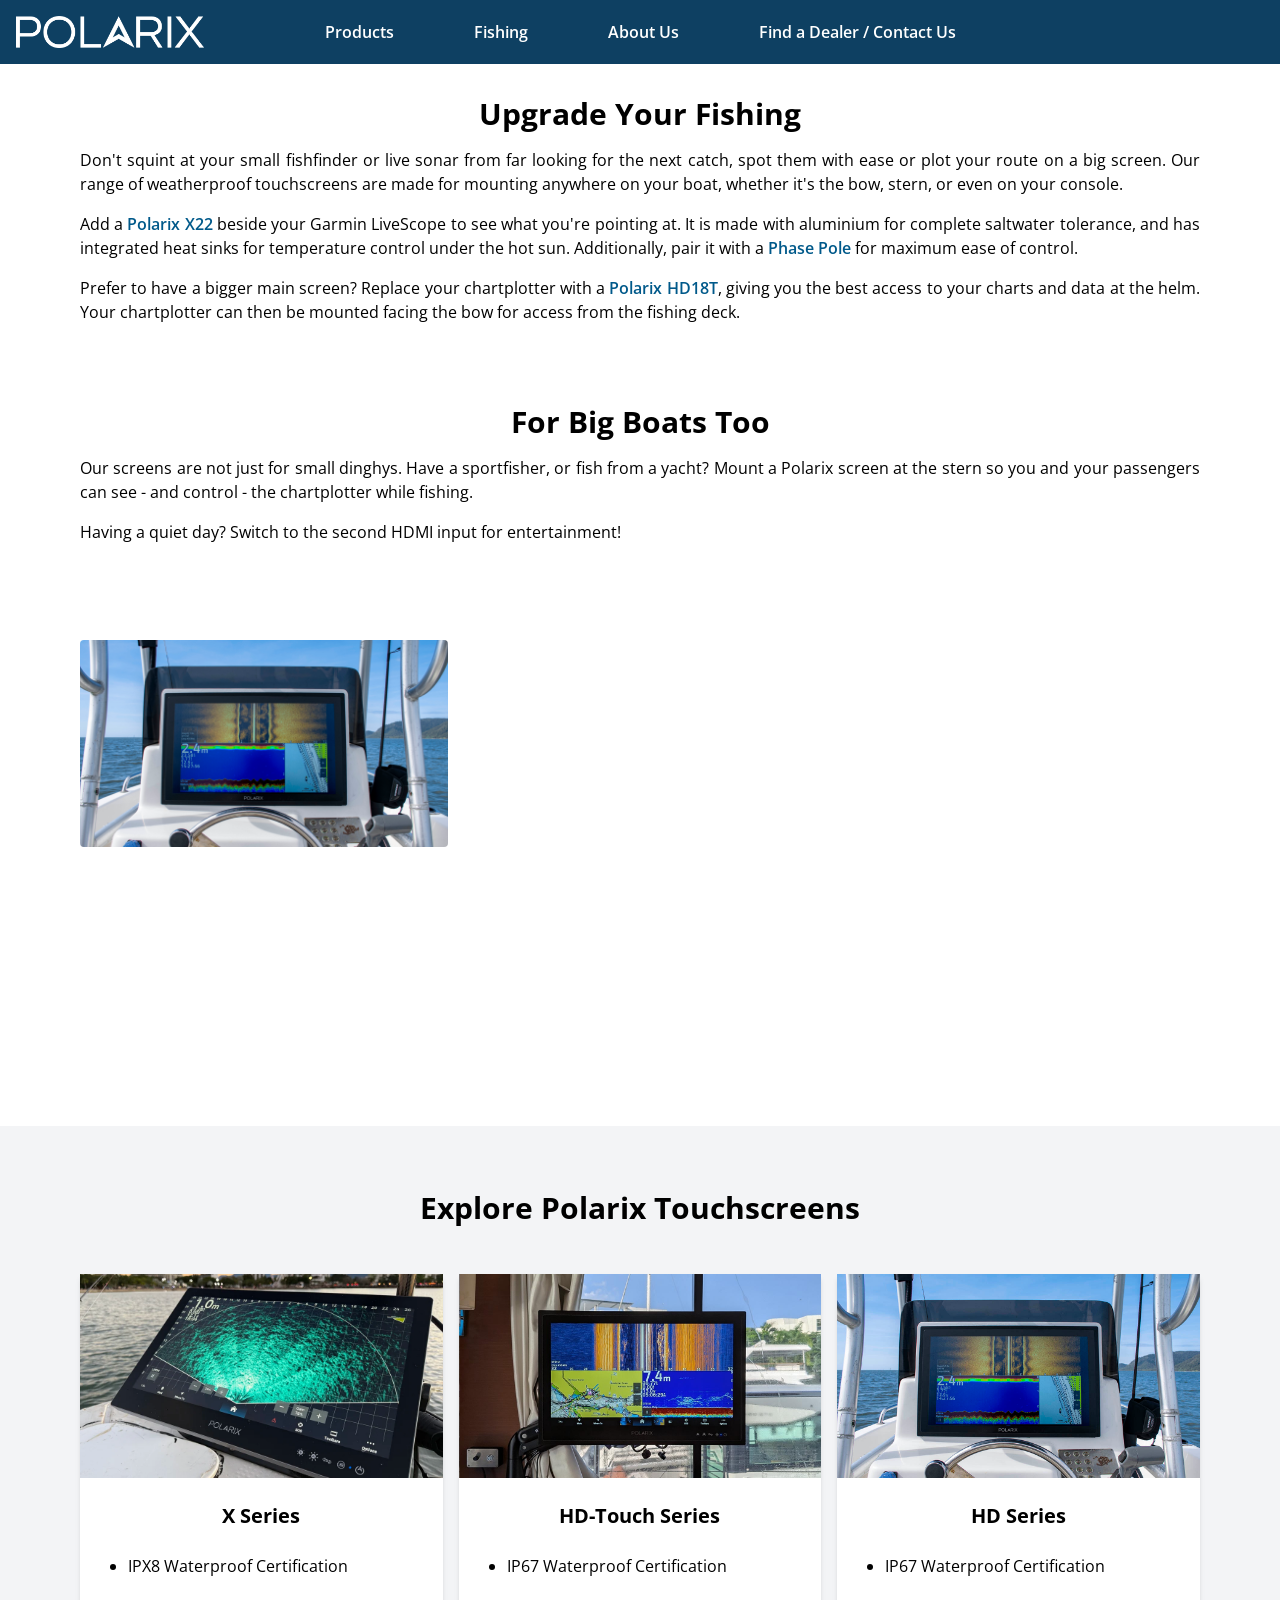
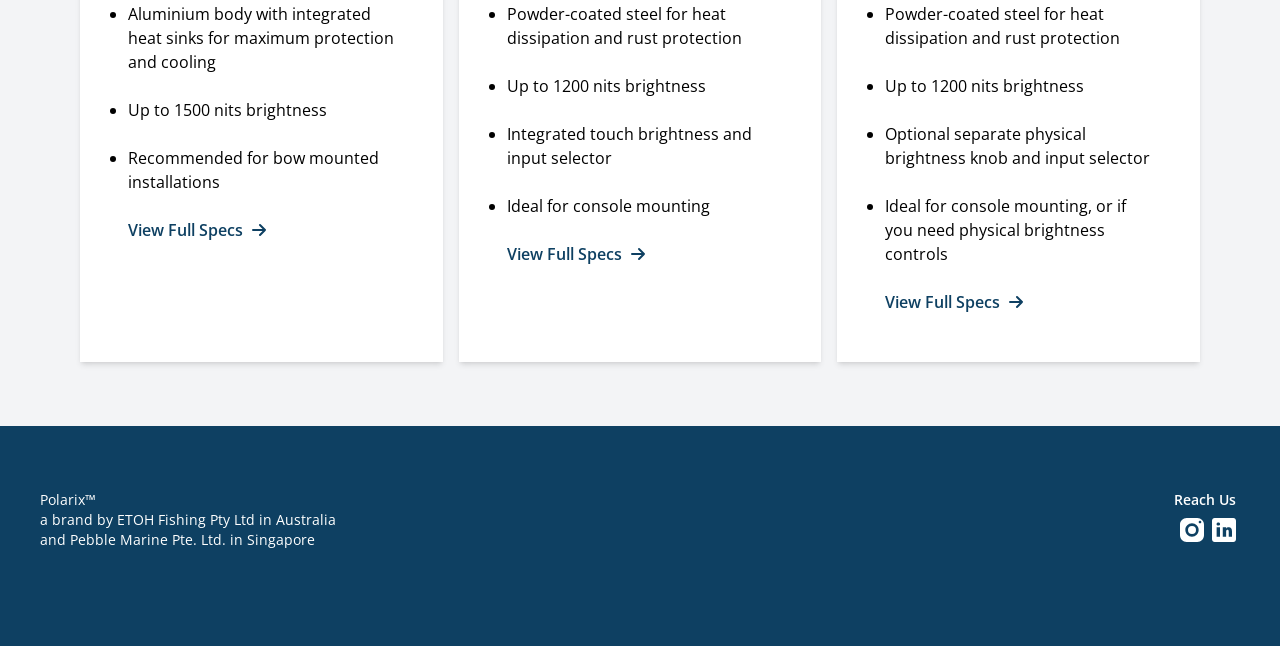
<file: fishing/index.html>
<!DOCTYPE html><html lang="en" data-astro-cid-sckkx6r4> <head><meta charset="UTF-8"><meta name="viewport" content="width=device-width, initial-scale=1.0"><link rel="icon" type="image/png" href="/favicon.png"><link rel="preconnect" href="https://fonts.googleapis.com"><link rel="preconnect" href="https://fonts.gstatic.com" crossorigin><meta name="generator" content="Astro v6.1.5"><title>Polarix for Fishing | POLARIX Marine Touchscreens</title><link rel="stylesheet" href="/assets/global.5gfMwEMB.css"></head> <body class="font-base" data-astro-cid-sckkx6r4> <header class="relative w-full h-auto lg:h-16 flex-col lg:flex-row bg-polarix text-white flex items-center justify-center"> <div class="md:hidden absolute left-0 top-0 h-16 w-16 flex items-center justify-center"> <button id="expando"> <svg class="w-10 h-10" fill="#fff" viewBox="0 0 20 20" xmlns="http://www.w3.org/2000/svg"> <path fill-rule="evenodd" d="M3 5a1 1 0 011-1h12a1 1 0 110 2H4a1 1 0 01-1-1zM3 10a1 1 0 011-1h12a1 1 0 110 2H4a1 1 0 01-1-1zM3 15a1 1 0 011-1h12a1 1 0 110 2H4a1 1 0 01-1-1z" clip-rule="evenodd"></path> </svg> </button> </div> <div class="lg:absolute lg:left-0 lg:top-0 h-16 z-101"> <a href="/"><img src="/img/logo.png" alt="logo" class="h-full p-4"></a> </div> <nav id="main-menu" class="hidden absolute z-100 md:static top-full left-0 md:flex flex-col md:flex-row gap-x-4 md:h-10 w-full lg:h-full items-stretch justify-center font-semibold border-t lg:border-t-0 border-gray-400 bg-polarix-light text-white md:text-white md:bg-inherit"> <div class="relative"> <span id="expando-products" class="h-12 md:h-full flex items-center justify-center md:px-8 hover:bg-polarix-light transition-colors border-b border-gray-400 md:border-b-0 hover:cursor-pointer">Products</span> <div id="menu-products" class="hidden md:absolute md:top-full md:left-0 md:w-[150%] z-100 transition-discrete"> <a class="h-12 lg:h-16 flex items-center justify-center md:justify-start md:px-8 transition-colors border-b border-gray-400 bg-gray-100 text-black md:hover:bg-polarix-light md:hover:text-white" href="/products/x">X Series</a> <a class="h-12 lg:h-16 flex items-center justify-center md:justify-start md:px-8 transition-colors border-b border-gray-400 bg-gray-100 text-black md:hover:bg-polarix-light md:hover:text-white" href="/products/hdt">HD-Touch Series</a> <a class="h-12 lg:h-16 flex items-center justify-center md:justify-start md:px-8 transition-colors border-b border-gray-400 bg-gray-100 text-black md:hover:bg-polarix-light md:hover:text-white" href="/products/hd">HD Series</a> </div> </div> <a class="h-12 md:h-full flex items-center justify-center md:px-8 hover:bg-polarix-light transition-colors border-b border-gray-400 md:border-b-0" href="/fishing">Fishing</a> <a class="h-12 md:h-full flex items-center justify-center md:px-8 hover:bg-polarix-light transition-colors border-b border-gray-400 md:border-b-0" href="/about">About Us</a> <a class="h-12 md:h-full flex items-center justify-center md:px-8 hover:bg-polarix-light transition-colors border-b border-gray-400 md:border-b-0" href="/contact">Find a Dealer / Contact Us</a> </nav> </header> <script type="module">const e=document.getElementById("expando"),t=document.getElementById("main-menu");e?.addEventListener("click",()=>{t?.classList.contains("hidden")?(t.classList.remove("hidden"),e.parentElement?.classList.add("bg-polarix-light")):(t?.classList.add("hidden"),e.parentElement?.classList.remove("bg-polarix-light"))});const n=document.getElementById("expando-products"),s=document.getElementById("menu-products");n?.addEventListener("click",()=>{s?.classList.contains("hidden")?(s.classList.remove("hidden"),n.parentElement?.classList.add("bg-polarix-light")):(s?.classList.add("hidden"),n.parentElement?.classList.remove("bg-polarix-light"))});</script> <div class="flex flex-col" data-astro-cid-sckkx6r4>  <div class="flex flex-col items-center gap-y-16 mt-8">  <section class="w-full flex flex-col items-center"> <div class="w-full md:max-w-[800px] lg:max-w-[1200px]"> <div class="px-10 blurbarea"> <h1 class="text-2xl md:text-3xl font-bold mb-4 text-center">Upgrade Your Fishing</h1>  <p>
Don't squint at your small fishfinder or live sonar from far looking for the next catch, spot them with ease or plot your route on a big screen. Our range of weatherproof touchscreens are made for mounting anywhere on your boat, whether it's the bow, stern, or even on your console.
</p> <p>
Add a <a href="/products/x" class="highlight">Polarix X22</a> beside your Garmin LiveScope to see what you're pointing at. It is made with aluminium for complete saltwater tolerance, and has integrated heat sinks for temperature control under the hot sun. Additionally, pair it with a <a href="https://phase.industries/" class="highlight">Phase Pole</a> for maximum ease of control.
</p> <p>
Prefer to have a bigger main screen? Replace your chartplotter with a <a href="products/hdt" class="highlight">Polarix HD18T</a>, giving you the best access to your charts and data at the helm. Your chartplotter can then be mounted facing the bow for access from the fishing deck.
</p>  </div> </div> </section> <section class="w-full flex flex-col items-center"> <div class="w-full md:max-w-[800px] lg:max-w-[1200px]"> <div class="px-10 blurbarea"> <h1 class="text-2xl md:text-3xl font-bold mb-4 text-center">For Big Boats Too</h1>  <p>
Our screens are not just for small dinghys. Have a sportfisher, or fish from a yacht? Mount a Polarix screen at the stern so you and your passengers can see - and control - the chartplotter while fishing.
</p> <p>
Having a quiet day? Switch to the second HDMI input for entertainment!
</p>  </div> </div> </section> <section class="w-full flex flex-col items-center"> <div class="w-full md:max-w-[800px] lg:max-w-[1200px]"> <div class="px-10 blurbarea"> <h1 class="text-2xl md:text-3xl font-bold mb-4 text-center"></h1> <div> <div class="grid grid-cols-1 gap-y-2 md:grid-cols-2 lg:grid-cols-3 gap-x-2"> <div class="lightbox-component"> <div class="bg-[url(/img/fishing/fishing1.jpg)] bg-cover bg-center w-full aspect-16/9 max-h-[60lvh] md:cursor-pointer rounded overflow-hidden lightbox-trigger"></div> <div class="hidden fixed inset-0 z-200 lightbox-modal"> <!-- Backdrop overlay --> <div class="fixed inset-0 bg-black/60 backdrop-blur-xs lightbox-backdrop"></div> <!-- Modal content wrapper --> <div class="fixed inset-0 z-201 flex justify-center items-center p-4 pointer-events-none"> <div class="bg-white p-2 rounded-lg max-w-[90vw] max-h-[90vh] w-fit h-fit flex items-center justify-center relative shadow-2xl pointer-events-auto"> <button type="button" class="absolute -top-3 -right-3 bg-white text-gray-700 hover:text-black rounded-full w-8 h-8 flex items-center justify-center shadow-md border border-gray-200 cursor-pointer font-bold text-lg leading-none z-10 lightbox-close" aria-label="Close lightbox">
&times;
</button> <img src="/img/fishing/fishing1.jpg" alt="Fishing 1" class="max-w-[calc(90vw-2rem)] max-h-[calc(90vh-2rem)] w-auto h-auto object-contain rounded block"> </div> </div> </div> </div> <script type="module">document.querySelectorAll(".lightbox-component").forEach(e=>{const c=e.querySelector(".lightbox-trigger"),t=e.querySelector(".lightbox-modal"),s=e.querySelector(".lightbox-backdrop"),i=e.querySelector(".lightbox-close"),d=()=>window.matchMedia("(min-width: 768px)").matches,n=()=>{d()&&(t?.classList.remove("hidden"),document.body.style.overflow="hidden")},o=()=>{t?.classList.add("hidden"),document.body.style.overflow=""};c?.addEventListener("click",n),s?.addEventListener("click",o),i?.addEventListener("click",o),window.addEventListener("resize",()=>{!d()&&!t?.classList.contains("hidden")&&o()}),document.addEventListener("keydown",l=>{l.key==="Escape"&&!t?.classList.contains("hidden")&&o()})});</script> <div class="lightbox-component"> <div class="bg-[url(/img/fishing/fishing2.jpg)] bg-cover bg-center w-full aspect-16/9 max-h-[60lvh] md:cursor-pointer rounded overflow-hidden lightbox-trigger"></div> <div class="hidden fixed inset-0 z-200 lightbox-modal"> <!-- Backdrop overlay --> <div class="fixed inset-0 bg-black/60 backdrop-blur-xs lightbox-backdrop"></div> <!-- Modal content wrapper --> <div class="fixed inset-0 z-201 flex justify-center items-center p-4 pointer-events-none"> <div class="bg-white p-2 rounded-lg max-w-[90vw] max-h-[90vh] w-fit h-fit flex items-center justify-center relative shadow-2xl pointer-events-auto"> <button type="button" class="absolute -top-3 -right-3 bg-white text-gray-700 hover:text-black rounded-full w-8 h-8 flex items-center justify-center shadow-md border border-gray-200 cursor-pointer font-bold text-lg leading-none z-10 lightbox-close" aria-label="Close lightbox">
&times;
</button> <img src="/img/fishing/fishing2.jpg" alt="Fishing 2" class="max-w-[calc(90vw-2rem)] max-h-[calc(90vh-2rem)] w-auto h-auto object-contain rounded block"> </div> </div> </div> </div>  <div class="lightbox-component"> <div class="bg-[url(/img/fishing/fishing3.jpg)] bg-cover bg-center w-full aspect-16/9 max-h-[60lvh] md:cursor-pointer rounded overflow-hidden lightbox-trigger"></div> <div class="hidden fixed inset-0 z-200 lightbox-modal"> <!-- Backdrop overlay --> <div class="fixed inset-0 bg-black/60 backdrop-blur-xs lightbox-backdrop"></div> <!-- Modal content wrapper --> <div class="fixed inset-0 z-201 flex justify-center items-center p-4 pointer-events-none"> <div class="bg-white p-2 rounded-lg max-w-[90vw] max-h-[90vh] w-fit h-fit flex items-center justify-center relative shadow-2xl pointer-events-auto"> <button type="button" class="absolute -top-3 -right-3 bg-white text-gray-700 hover:text-black rounded-full w-8 h-8 flex items-center justify-center shadow-md border border-gray-200 cursor-pointer font-bold text-lg leading-none z-10 lightbox-close" aria-label="Close lightbox">
&times;
</button> <img src="/img/fishing/fishing3.jpg" alt="Fishing 3" class="max-w-[calc(90vw-2rem)] max-h-[calc(90vh-2rem)] w-auto h-auto object-contain rounded block"> </div> </div> </div> </div>  <div class="lightbox-component"> <div class="bg-[url(/img/fishing/fishing4.jpg)] bg-cover bg-center w-full aspect-16/9 max-h-[60lvh] md:cursor-pointer rounded overflow-hidden lightbox-trigger"></div> <div class="hidden fixed inset-0 z-200 lightbox-modal"> <!-- Backdrop overlay --> <div class="fixed inset-0 bg-black/60 backdrop-blur-xs lightbox-backdrop"></div> <!-- Modal content wrapper --> <div class="fixed inset-0 z-201 flex justify-center items-center p-4 pointer-events-none"> <div class="bg-white p-2 rounded-lg max-w-[90vw] max-h-[90vh] w-fit h-fit flex items-center justify-center relative shadow-2xl pointer-events-auto"> <button type="button" class="absolute -top-3 -right-3 bg-white text-gray-700 hover:text-black rounded-full w-8 h-8 flex items-center justify-center shadow-md border border-gray-200 cursor-pointer font-bold text-lg leading-none z-10 lightbox-close" aria-label="Close lightbox">
&times;
</button> <img src="/img/fishing/fishing4.jpg" alt="Fishing 4" class="max-w-[calc(90vw-2rem)] max-h-[calc(90vh-2rem)] w-auto h-auto object-contain rounded block"> </div> </div> </div> </div>  </div> </div> </div> </div> </section> <section class="w-full flex flex-col items-center bg-gray-100 py-16"> <div class="w-full md:max-w-[800px] lg:max-w-[1200px]"> <div class="px-10 blurbarea"> <h1 class="text-2xl md:text-3xl font-bold mb-4 text-center">Explore Polarix Touchscreens</h1>  <div class="grid grid-cols-1 gap-y-4 md:grid-cols-2 lg:grid-cols-3 gap-x-4 mt-12"> <a href="/products/x" class="shadow-md hover:shadow-xl/30 transition-shadow bg-white"> <div class="bg-[url(/img/showcasex.webp)] bg-cover bg-center w-full aspect-16/9 max-h-[60lvh]"></div> <h2 class="text-xl text-center my-6 font-bold">X Series</h2> <div class="px-12 my-6"> <ul class="flex flex-col gap-y-6 list-disc"> <li>IPX8 Waterproof Certification</li> <li>Aluminium body with integrated heat sinks for maximum protection and cooling</li> <li>Up to 1500 nits brightness</li> <li>Recommended for bow mounted installations</li> </ul> </div> <div class="mt-6 mb-12"> <div class="flex flex-row px-12"> <div class="flex items-center justify-center text-polarix font-semibold">
View Full Specs
</div> <svg class="inline w-6 h-6 ml-1" viewBox="0 0 24 24" fill="#0E4062" xmlns="http://www.w3.org/2000/svg"> <path fill-rule="evenodd" clip-rule="evenodd" d="M6 12H18M18 12L13 7M18 12L13 17" stroke="#0E4062" stroke-width="2" stroke-linecap="round" stroke-linejoin="round"></path> </svg> </div> </div> </a> <a href="/products/hdt" class="shadow-md hover:shadow-xl/30 transition-shadow bg-white"> <div class="bg-[url(/img/showcasehdt.jpg)] bg-cover bg-center w-full aspect-16/9 max-h-[60lvh]"></div> <h2 class="text-xl text-center my-6 font-bold">HD-Touch Series</h2> <div class="px-12 my-6"> <ul class="flex flex-col gap-y-6 list-disc"> <li>IP67 Waterproof Certification</li> <li>Powder-coated steel for heat dissipation and rust protection</li> <li>Up to 1200 nits brightness</li> <li>Integrated touch brightness and input selector</li> <li>Ideal for console mounting</li> </ul> </div> <div class="mt-6 mb-12"> <div class="flex flex-row px-12"> <div class="flex items-center justify-center text-polarix font-semibold">
View Full Specs
</div> <svg class="inline w-6 h-6 ml-1" viewBox="0 0 24 24" fill="#0E4062" xmlns="http://www.w3.org/2000/svg"> <path fill-rule="evenodd" clip-rule="evenodd" d="M6 12H18M18 12L13 7M18 12L13 17" stroke="#0E4062" stroke-width="2" stroke-linecap="round" stroke-linejoin="round"></path> </svg> </div> </div> </a> <a href="/products/hd" class="shadow-md hover:shadow-xl/30 transition-shadow bg-white"> <div class="bg-[url(/img/showcasehd.jpg)] bg-cover bg-center w-full aspect-16/9 max-h-[60lvh]"></div> <h2 class="text-xl text-center my-6 font-bold">HD Series</h2> <div class="px-12 my-6"> <ul class="flex flex-col gap-y-6 list-disc"> <li>IP67 Waterproof Certification</li> <li>Powder-coated steel for heat dissipation and rust protection</li> <li>Up to 1200 nits brightness</li> <li>Optional separate physical brightness knob and input selector</li> <li>Ideal for console mounting, or if you need physical brightness controls</li> </ul> </div> <div class="mt-6 mb-12"> <div class="flex flex-row px-12"> <div class="flex items-center justify-center text-polarix font-semibold">
View Full Specs
</div> <svg class="inline w-6 h-6 ml-1" viewBox="0 0 24 24" fill="#0E4062" xmlns="http://www.w3.org/2000/svg"> <path fill-rule="evenodd" clip-rule="evenodd" d="M6 12H18M18 12L13 7M18 12L13 17" stroke="#0E4062" stroke-width="2" stroke-linecap="round" stroke-linejoin="round"></path> </svg> </div> </div> </a> </div>  </div> </div> </section> </div>  </div> <footer class="bg-polarix text-white w-full pt-8 pb-16 md:pt-16 md:pb-24 text-xs md:text-sm" data-astro-cid-sckkx6r4> <div class="flex flex-col md:flex-row justify-between gap-x-4 gap-y-4 px-10" data-astro-cid-sckkx6r4> <div class="order-2 md:order-1" data-astro-cid-sckkx6r4> <p data-astro-cid-sckkx6r4>
Polarix™
</p> <p data-astro-cid-sckkx6r4>a brand by ETOH Fishing Pty Ltd in Australia</p> <p data-astro-cid-sckkx6r4>and Pebble Marine Pte. Ltd. in Singapore</p> </div> <div class="order-1 md:order-2 flex flex-row items-center md:flex-col md:items-end gap-y-1 gap-x-2" data-astro-cid-sckkx6r4> <h3 class="text-sm md:text-md font-semibold md:mr-1" data-astro-cid-sckkx6r4><a href="/contact" data-astro-cid-sckkx6r4>Reach Us</a></h3> <div class="flex flex-row" data-astro-cid-sckkx6r4> <a href="https://www.instagram.com/polarix_technology/" target="_blank" rel="noopener noreferrer" aria-label="Instagram" data-astro-cid-sckkx6r4> <div class="h-8 w-8" data-astro-cid-sckkx6r4> <svg xmlns="http://www.w3.org/2000/svg" viewBox="0 0 24 24" fill="#fff" data-astro-cid-sckkx6r4> <path stroke="" d="M 8 3 C 5.239 3 3 5.239 3 8 L 3 16 C 3 18.761 5.239 21 8 21 L 16 21 C 18.761 21 21 18.761 21 16 L 21 8 C 21 5.239 18.761 3 16 3 L 8 3 z M 18 5 C 18.552 5 19 5.448 19 6 C 19 6.552 18.552 7 18 7 C 17.448 7 17 6.552 17 6 C 17 5.448 17.448 5 18 5 z M 12 7 C 14.761 7 17 9.239 17 12 C 17 14.761 14.761 17 12 17 C 9.239 17 7 14.761 7 12 C 7 9.239 9.239 7 12 7 z M 12 9 A 3 3 0 0 0 9 12 A 3 3 0 0 0 12 15 A 3 3 0 0 0 15 12 A 3 3 0 0 0 12 9 z" data-astro-cid-sckkx6r4></path> </svg> </div> </a> <a href="https://www.linkedin.com/company/polarix/" target="_blank" rel="noopener noreferrer" aria-label="LinkedIn" data-astro-cid-sckkx6r4> <div class="h-8 w-8" data-astro-cid-sckkx6r4> <svg xmlns="http://www.w3.org/2000/svg" viewBox="0 0 24 24" fill="#fff" data-astro-cid-sckkx6r4> <path d="M19,3H5C3.895,3,3,3.895,3,5v14c0,1.105,0.895,2,2,2h14c1.105,0,2-0.895,2-2V5C21,3.895,20.105,3,19,3z M9,17H6.477v-7H9 V17z M7.694,8.717c-0.771,0-1.286-0.514-1.286-1.2s0.514-1.2,1.371-1.2c0.771,0,1.286,0.514,1.286,1.2S8.551,8.717,7.694,8.717z M18,17h-2.442v-3.826c0-1.058-0.651-1.302-0.895-1.302s-1.058,0.163-1.058,1.302c0,0.163,0,3.826,0,3.826h-2.523v-7h2.523v0.977 C13.93,10.407,14.581,10,15.802,10C17.023,10,18,10.977,18,13.174V17z" data-astro-cid-sckkx6r4></path> </svg> </div> </a> </div> </div> </div> </footer></body></html>
</file>
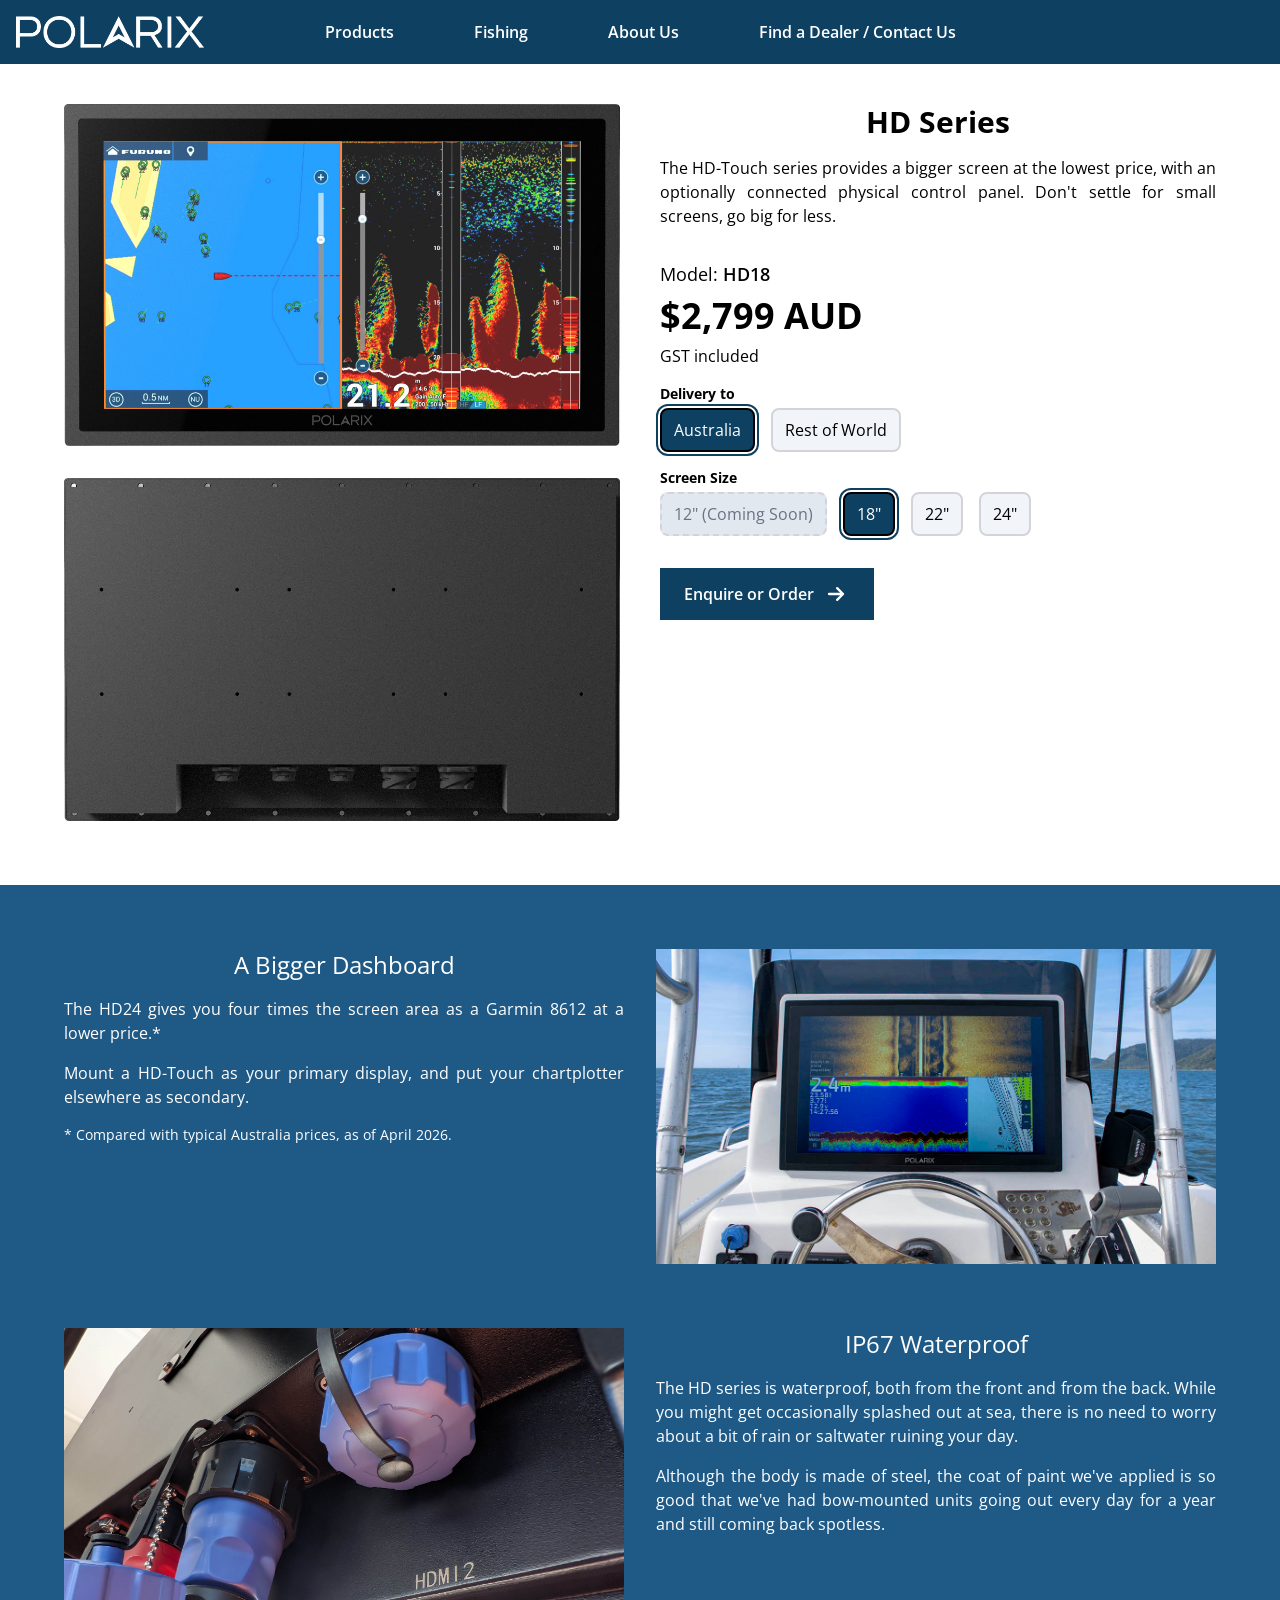
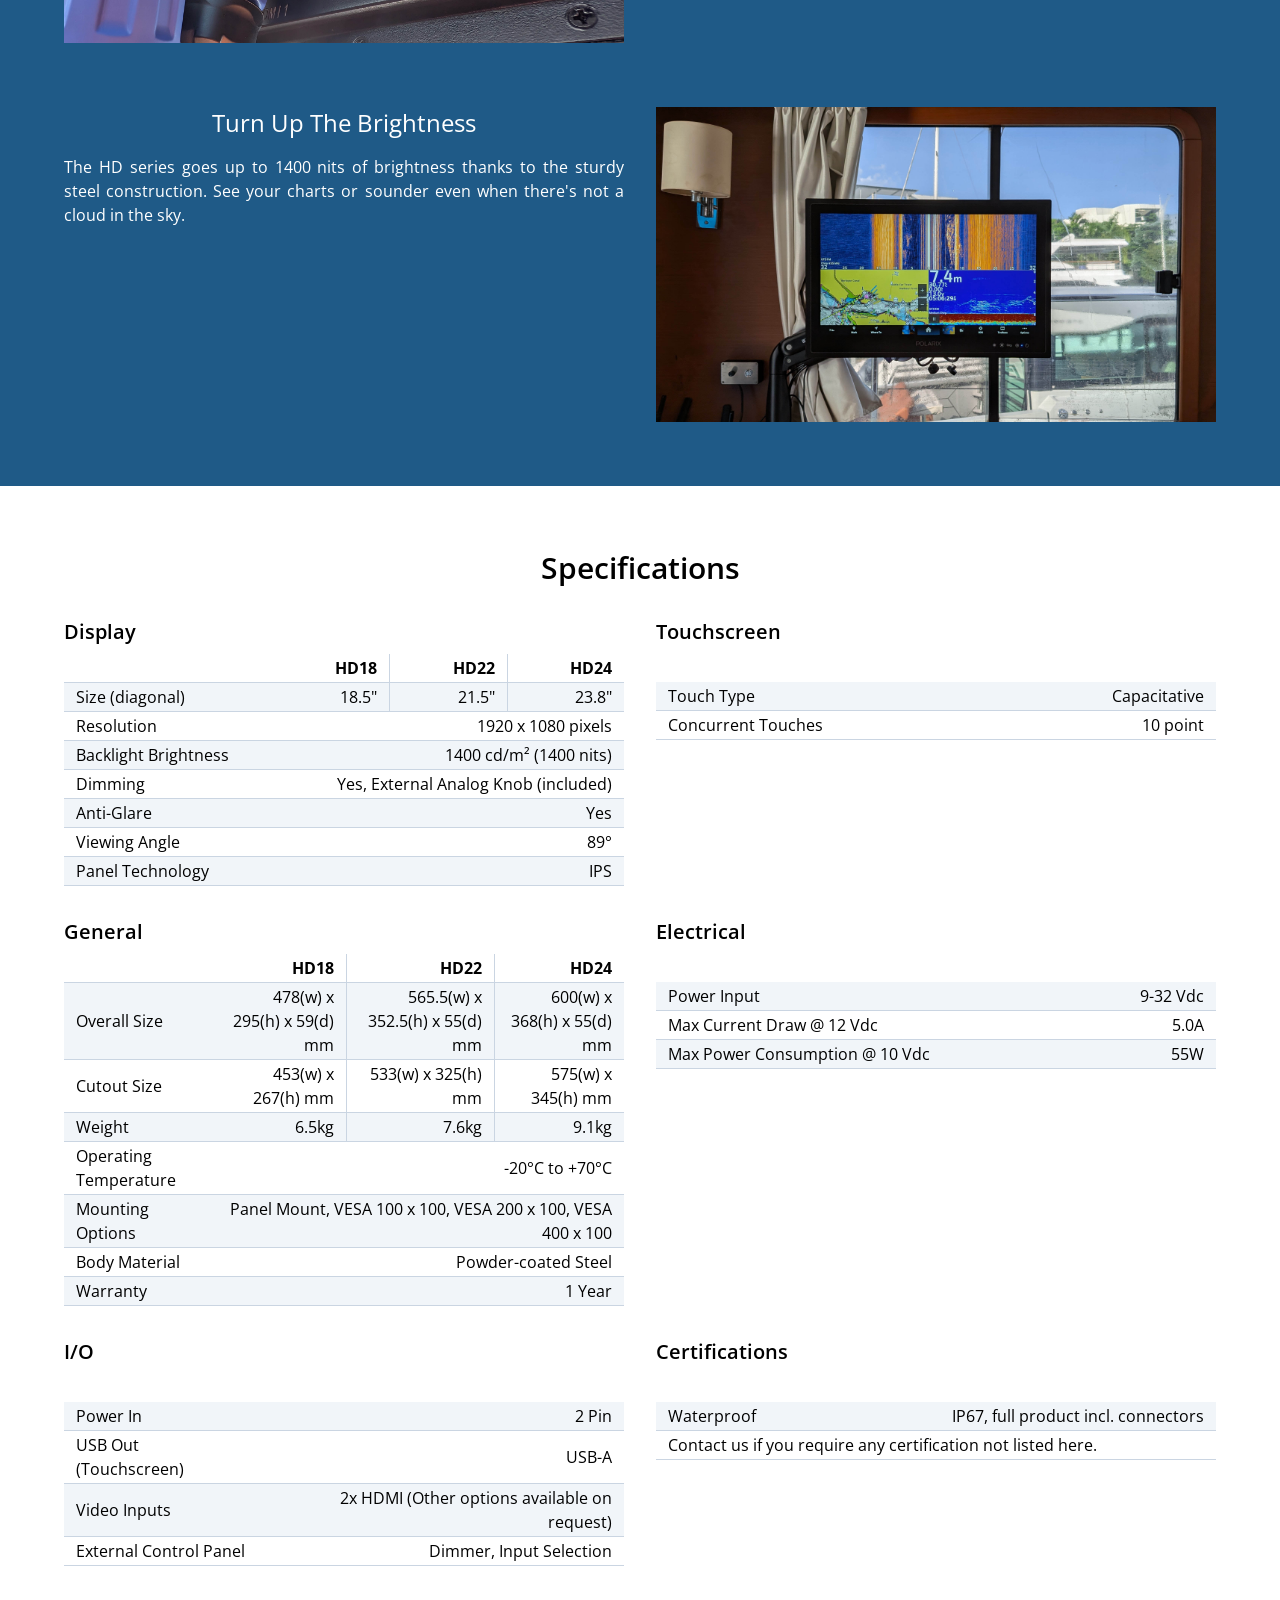
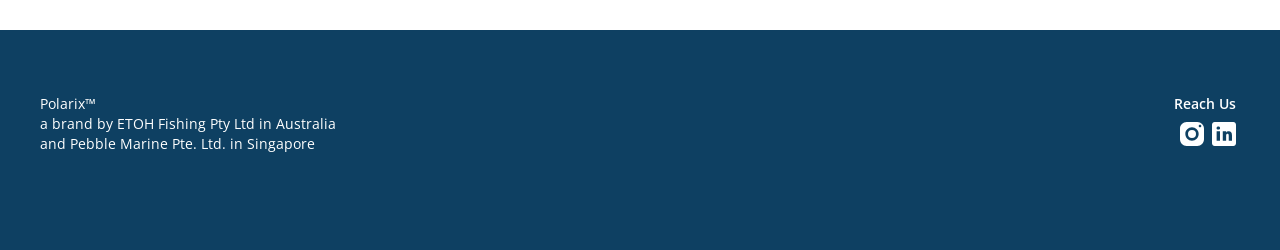
<file: products/hd/index.html>
<!DOCTYPE html><html lang="en" data-astro-cid-sckkx6r4> <head><meta charset="UTF-8"><meta name="viewport" content="width=device-width, initial-scale=1.0"><link rel="icon" type="image/png" href="/favicon.png"><link rel="preconnect" href="https://fonts.googleapis.com"><link rel="preconnect" href="https://fonts.gstatic.com" crossorigin><meta name="generator" content="Astro v6.1.5"><title>HD | POLARIX Marine Touchscreens</title><link rel="stylesheet" href="/assets/global.5gfMwEMB.css">
<link rel="stylesheet" href="/assets/hd@_@astro.CzYK8_2U.css"></head> <body class="font-base" data-astro-cid-sckkx6r4> <header class="relative w-full h-auto lg:h-16 flex-col lg:flex-row bg-polarix text-white flex items-center justify-center"> <div class="md:hidden absolute left-0 top-0 h-16 w-16 flex items-center justify-center"> <button id="expando"> <svg class="w-10 h-10" fill="#fff" viewBox="0 0 20 20" xmlns="http://www.w3.org/2000/svg"> <path fill-rule="evenodd" d="M3 5a1 1 0 011-1h12a1 1 0 110 2H4a1 1 0 01-1-1zM3 10a1 1 0 011-1h12a1 1 0 110 2H4a1 1 0 01-1-1zM3 15a1 1 0 011-1h12a1 1 0 110 2H4a1 1 0 01-1-1z" clip-rule="evenodd"></path> </svg> </button> </div> <div class="lg:absolute lg:left-0 lg:top-0 h-16 z-101"> <a href="/"><img src="/img/logo.png" alt="logo" class="h-full p-4"></a> </div> <nav id="main-menu" class="hidden absolute z-100 md:static top-full left-0 md:flex flex-col md:flex-row gap-x-4 md:h-10 w-full lg:h-full items-stretch justify-center font-semibold border-t lg:border-t-0 border-gray-400 bg-polarix-light text-white md:text-white md:bg-inherit"> <div class="relative"> <span id="expando-products" class="h-12 md:h-full flex items-center justify-center md:px-8 hover:bg-polarix-light transition-colors border-b border-gray-400 md:border-b-0 hover:cursor-pointer">Products</span> <div id="menu-products" class="hidden md:absolute md:top-full md:left-0 md:w-[150%] z-100 transition-discrete"> <a class="h-12 lg:h-16 flex items-center justify-center md:justify-start md:px-8 transition-colors border-b border-gray-400 bg-gray-100 text-black md:hover:bg-polarix-light md:hover:text-white" href="/products/x">X Series</a> <a class="h-12 lg:h-16 flex items-center justify-center md:justify-start md:px-8 transition-colors border-b border-gray-400 bg-gray-100 text-black md:hover:bg-polarix-light md:hover:text-white" href="/products/hdt">HD-Touch Series</a> <a class="h-12 lg:h-16 flex items-center justify-center md:justify-start md:px-8 transition-colors border-b border-gray-400 bg-gray-100 text-black md:hover:bg-polarix-light md:hover:text-white" href="/products/hd">HD Series</a> </div> </div> <a class="h-12 md:h-full flex items-center justify-center md:px-8 hover:bg-polarix-light transition-colors border-b border-gray-400 md:border-b-0" href="/fishing">Fishing</a> <a class="h-12 md:h-full flex items-center justify-center md:px-8 hover:bg-polarix-light transition-colors border-b border-gray-400 md:border-b-0" href="/about">About Us</a> <a class="h-12 md:h-full flex items-center justify-center md:px-8 hover:bg-polarix-light transition-colors border-b border-gray-400 md:border-b-0" href="/contact">Find a Dealer / Contact Us</a> </nav> </header> <script type="module">const e=document.getElementById("expando"),t=document.getElementById("main-menu");e?.addEventListener("click",()=>{t?.classList.contains("hidden")?(t.classList.remove("hidden"),e.parentElement?.classList.add("bg-polarix-light")):(t?.classList.add("hidden"),e.parentElement?.classList.remove("bg-polarix-light"))});const n=document.getElementById("expando-products"),s=document.getElementById("menu-products");n?.addEventListener("click",()=>{s?.classList.contains("hidden")?(s.classList.remove("hidden"),n.parentElement?.classList.add("bg-polarix-light")):(s?.classList.add("hidden"),n.parentElement?.classList.remove("bg-polarix-light"))});</script> <div class="flex flex-col" data-astro-cid-sckkx6r4>  <div class="flex flex-col" data-astro-cid-cmqwnfmc> <section id="overview" class="flex flex-row justify-center pb-8 md:pb-16" data-astro-cid-cmqwnfmc> <div class="mx-8 mt-10 md:mx-16 grid grid-cols-1 lg:grid-cols-2 gap-y-10 gap-x-10 max-w-[1200px]" data-astro-cid-cmqwnfmc> <div class="lg:hidden flex flex-row justify-center w-full" data-astro-cid-cmqwnfmc> <h1 class="inline-block text-3xl font-bold" data-astro-cid-cmqwnfmc>HD Series</h1> </div> <div class="flex flex-col gap-y-8" data-astro-cid-cmqwnfmc> <div class="flex flex-row justify-center" data-astro-cid-cmqwnfmc> <img src="/img/screens/hd0163.jpg" alt="X Front" class="w-full limit-w-m" data-astro-cid-cmqwnfmc> </div> <div class="flex flex-row justify-center" data-astro-cid-cmqwnfmc> <img src="/img/screens/hd0405.jpg" alt="X Back" class="w-full limit-w-m" data-astro-cid-cmqwnfmc> </div> </div> <div class="flex flex-col gap-y-4" data-astro-cid-cmqwnfmc> <div class="flex flex-col gap-y-4" data-astro-cid-cmqwnfmc> <div class="hidden lg:flex flex-row justify-center w-full" data-astro-cid-cmqwnfmc> <h1 class="inline-block text-3xl font-bold" data-astro-cid-cmqwnfmc>HD Series</h1> </div> <div class="blurbarea" data-astro-cid-cmqwnfmc> <p data-astro-cid-cmqwnfmc>The HD-Touch series provides a bigger screen at the lowest price, with an optionally connected physical control panel. Don't settle for small screens, go big for less.</p> </div> </div> <div class="flex flex-col gap-y-2" data-astro-cid-cmqwnfmc> <span class="text-lg" data-astro-cid-cmqwnfmc>Model: <span id="model" class="font-semibold" data-astro-cid-cmqwnfmc>HD18</span></span> <span id="price" class="text-4xl font-bold peer has-gst" data-astro-cid-cmqwnfmc>$2,799 AUD</span> <span class="not-peer-[.has-gst]:opacity-0" data-astro-cid-cmqwnfmc>GST included</span> </div> <div class="flex flex-col gap-y-1" data-astro-cid-cmqwnfmc> <div class="font-bold text-sm" data-astro-cid-cmqwnfmc>Delivery to</div> <div class="flex flex-row gap-x-4" data-astro-cid-cmqwnfmc> <div class="radio-button" data-astro-cid-cmqwnfmc> <input type="radio" id="country-aus" name="country" value="Australia" class="peer hidden" checked data-astro-cid-cmqwnfmc> <label for="country-aus" class="" data-astro-cid-cmqwnfmc>Australia</label> </div> <div class="radio-button" data-astro-cid-cmqwnfmc> <input type="radio" id="country-row" name="country" value="Rest of World" class="peer hidden" data-astro-cid-cmqwnfmc> <label for="country-row" class="" data-astro-cid-cmqwnfmc>Rest of World</label> </div> </div> </div> <div class="flex flex-col gap-y-1" data-astro-cid-cmqwnfmc> <div class="font-bold text-sm" data-astro-cid-cmqwnfmc>Screen Size</div> <div class="flex flex-row gap-x-4" data-astro-cid-cmqwnfmc> <div class="radio-button" data-astro-cid-cmqwnfmc> <input type="radio" id="size-12" name="size" value="12" class="peer hidden" disabled data-astro-cid-cmqwnfmc> <label for="size-12" class="" data-astro-cid-cmqwnfmc>12" (Coming Soon)</label> </div> <div class="radio-button" data-astro-cid-cmqwnfmc> <input type="radio" id="size-18" name="size" value="18" class="peer hidden" checked data-astro-cid-cmqwnfmc> <label for="size-18" class="" data-astro-cid-cmqwnfmc>18"</label> </div> <div class="radio-button" data-astro-cid-cmqwnfmc> <input type="radio" id="size-22" name="size" value="22" class="peer hidden" data-astro-cid-cmqwnfmc> <label for="size-22" class="" data-astro-cid-cmqwnfmc>22"</label> </div> <div class="radio-button" data-astro-cid-cmqwnfmc> <input type="radio" id="size-24" name="size" value="24" class="peer hidden" data-astro-cid-cmqwnfmc> <label for="size-24" class="" data-astro-cid-cmqwnfmc>24"</label> </div> </div> </div> <div data-astro-cid-cmqwnfmc> <a href="/contact" class="font-semibold bg-polarix text-white px-6 py-3 mt-4 inline-block hover:bg-polarix-light transition-colors"> <div class="flex flex-row"> <div class="flex items-center justify-center"> Enquire or Order </div> <svg class="inline w-7 h-7 ml-2" viewBox="0 0 24 24" fill="#fff" xmlns="http://www.w3.org/2000/svg"> <path fill-rule="evenodd" clip-rule="evenodd" d="M6 12H18M18 12L13 7M18 12L13 17" stroke="#fff" stroke-width="2" stroke-linecap="round" stroke-linejoin="round"></path> </svg> </div> </a> </div> </div> </div> </section> <section class="flex justify-center bg-polarix-light text-white py-8 md:py-16" data-astro-cid-cmqwnfmc> <div class="flex flex-col gap-y-1 w-full mx-8 md:mx-16 max-w-[1200px]" data-astro-cid-cmqwnfmc> <div class="zigzag" data-astro-cid-cmqwnfmc> <section data-astro-cid-cmqwnfmc> <div data-astro-cid-cmqwnfmc> <h2 class="title" data-astro-cid-cmqwnfmc>A Bigger Dashboard</h2> <div class="blurbarea" data-astro-cid-cmqwnfmc> <p data-astro-cid-cmqwnfmc>The HD24 gives you four times the screen area as a Garmin 8612 at a lower price.*</p> <p data-astro-cid-cmqwnfmc>Mount a HD-Touch as your primary display, and put your chartplotter elsewhere as secondary.</p> <p class="text-sm" data-astro-cid-cmqwnfmc>* Compared with typical Australia prices, as of April 2026.</p> </div> </div> <div class="flex flex-row justify-center" data-astro-cid-cmqwnfmc> <div class="bg-[url(/img/screens/hdt1.jpg)] featureimg limit-w-m" data-astro-cid-cmqwnfmc></div> </div> </section> <section data-astro-cid-cmqwnfmc> <div data-astro-cid-cmqwnfmc> <h2 class="title" data-astro-cid-cmqwnfmc>IP67 Waterproof</h2> <div class="blurbarea" data-astro-cid-cmqwnfmc> <p data-astro-cid-cmqwnfmc>The HD series is waterproof, both from the front and from the back. While you might get occasionally splashed out at sea, there is no need to worry about a bit of rain or saltwater ruining your day.</p> <p data-astro-cid-cmqwnfmc>Although the body is made of steel, the coat of paint we've applied is so good that we've had bow-mounted units going out every day for a year and still coming back spotless.</p> </div> </div> <div class="flex flex-row justify-center" data-astro-cid-cmqwnfmc> <div class="bg-[url(/img/screens/hdt2.jpg)] featureimg limit-w-m" data-astro-cid-cmqwnfmc></div> </div> </section> <section data-astro-cid-cmqwnfmc> <div data-astro-cid-cmqwnfmc> <h2 class="title" data-astro-cid-cmqwnfmc>Turn Up The Brightness</h2> <div class="blurbarea" data-astro-cid-cmqwnfmc> <p data-astro-cid-cmqwnfmc>The HD series goes up to 1400 nits of brightness thanks to the sturdy steel construction. See your charts or sounder even when there's not a cloud in the sky.</p> </div> </div> <div class="flex flex-row justify-center" data-astro-cid-cmqwnfmc> <div class="bg-[url(/img/screens/hdt3.jpg)] featureimg limit-w-m" data-astro-cid-cmqwnfmc></div> </div> </section> </div> </div> </section> <section id="specifications" class="flex flex-row justify-center py-8 md:py-16" data-astro-cid-cmqwnfmc> <div class="mx-8 md:mx-16 w-full max-w-[1200px]" data-astro-cid-cmqwnfmc> <h1 class="text-3xl font-semibold text-center mb-8" data-astro-cid-cmqwnfmc>Specifications</h1> <div class="grid grid-cols-1 gap-y-8 lg:grid-cols-2 gap-x-8" data-astro-cid-cmqwnfmc> <section data-astro-cid-cmqwnfmc> <h2 data-astro-cid-cmqwnfmc>Display</h2> <div data-astro-cid-cmqwnfmc> <table data-astro-cid-cmqwnfmc> <thead data-astro-cid-cmqwnfmc> <tr data-astro-cid-cmqwnfmc> <th data-astro-cid-cmqwnfmc></th> <th data-astro-cid-cmqwnfmc>HD18</th> <th data-astro-cid-cmqwnfmc>HD22</th> <th data-astro-cid-cmqwnfmc>HD24</th> </tr> </thead> <tbody data-astro-cid-cmqwnfmc> <tr data-astro-cid-cmqwnfmc> <td data-astro-cid-cmqwnfmc>Size (diagonal)</td> <td data-astro-cid-cmqwnfmc>18.5"</td> <td data-astro-cid-cmqwnfmc>21.5"</td> <td data-astro-cid-cmqwnfmc>23.8"</td> </tr> <tr data-astro-cid-cmqwnfmc> <td data-astro-cid-cmqwnfmc>Resolution</td> <td colspan="3" data-astro-cid-cmqwnfmc>1920 x 1080 pixels</td> </tr> <tr data-astro-cid-cmqwnfmc> <td data-astro-cid-cmqwnfmc>Backlight Brightness</td> <td colspan="3" data-astro-cid-cmqwnfmc>1400 cd/m² (1400 nits)</td> </tr> <tr data-astro-cid-cmqwnfmc> <td data-astro-cid-cmqwnfmc>Dimming</td> <td colspan="3" data-astro-cid-cmqwnfmc>Yes, External Analog Knob (included)</td> </tr> <tr data-astro-cid-cmqwnfmc> <td data-astro-cid-cmqwnfmc>Anti-Glare</td> <td colspan="3" data-astro-cid-cmqwnfmc>Yes</td> </tr> <tr data-astro-cid-cmqwnfmc> <td data-astro-cid-cmqwnfmc>Viewing Angle</td> <td colspan="3" data-astro-cid-cmqwnfmc>89°</td> </tr> <tr data-astro-cid-cmqwnfmc> <td data-astro-cid-cmqwnfmc>Panel Technology</td> <td colspan="3" data-astro-cid-cmqwnfmc>IPS</td> </tr> </tbody> </table> </div> </section> <section data-astro-cid-cmqwnfmc> <h2 data-astro-cid-cmqwnfmc>Touchscreen</h2> <div data-astro-cid-cmqwnfmc> <table data-astro-cid-cmqwnfmc> <tbody data-astro-cid-cmqwnfmc> <tr data-astro-cid-cmqwnfmc> <td data-astro-cid-cmqwnfmc>Touch Type</td> <td data-astro-cid-cmqwnfmc>Capacitative</td> </tr> <tr data-astro-cid-cmqwnfmc> <td data-astro-cid-cmqwnfmc>Concurrent Touches</td> <td data-astro-cid-cmqwnfmc>10 point</td> </tr> </tbody> </table> </div> </section> <section data-astro-cid-cmqwnfmc> <h2 data-astro-cid-cmqwnfmc>General</h2> <div data-astro-cid-cmqwnfmc> <table data-astro-cid-cmqwnfmc> <thead data-astro-cid-cmqwnfmc> <tr data-astro-cid-cmqwnfmc> <th data-astro-cid-cmqwnfmc></th> <th data-astro-cid-cmqwnfmc>HD18</th> <th data-astro-cid-cmqwnfmc>HD22</th> <th data-astro-cid-cmqwnfmc>HD24</th> </tr> </thead> <tbody data-astro-cid-cmqwnfmc> <tr data-astro-cid-cmqwnfmc> <td data-astro-cid-cmqwnfmc>Overall Size</td> <td data-astro-cid-cmqwnfmc>478(w) x 295(h) x 59(d) mm</td> <td data-astro-cid-cmqwnfmc>565.5(w) x 352.5(h) x 55(d) mm</td> <td data-astro-cid-cmqwnfmc>600(w) x 368(h) x 55(d) mm</td> </tr> <tr data-astro-cid-cmqwnfmc> <td data-astro-cid-cmqwnfmc>Cutout Size</td> <td data-astro-cid-cmqwnfmc>453(w) x 267(h) mm</td> <td data-astro-cid-cmqwnfmc>533(w) x 325(h) mm</td> <td data-astro-cid-cmqwnfmc>575(w) x 345(h) mm</td> </tr> <tr data-astro-cid-cmqwnfmc> <td data-astro-cid-cmqwnfmc>Weight</td> <td data-astro-cid-cmqwnfmc>6.5kg</td> <td data-astro-cid-cmqwnfmc>7.6kg</td> <td data-astro-cid-cmqwnfmc>9.1kg</td> </tr> <tr data-astro-cid-cmqwnfmc> <td data-astro-cid-cmqwnfmc>Operating Temperature</td> <td colspan="3" data-astro-cid-cmqwnfmc>-20°C to +70°C</td> </tr> <tr data-astro-cid-cmqwnfmc> <td data-astro-cid-cmqwnfmc>Mounting Options</td> <td colspan="3" data-astro-cid-cmqwnfmc>Panel Mount, VESA 100 x 100, VESA 200 x 100, VESA 400 x 100</td> </tr> <tr data-astro-cid-cmqwnfmc> <td data-astro-cid-cmqwnfmc>Body Material</td> <td colspan="3" data-astro-cid-cmqwnfmc>Powder-coated Steel</td> </tr> <tr data-astro-cid-cmqwnfmc> <td data-astro-cid-cmqwnfmc>Warranty</td> <td colspan="3" data-astro-cid-cmqwnfmc>1 Year</td> </tr> </tbody> </table> </div> </section> <section data-astro-cid-cmqwnfmc> <h2 data-astro-cid-cmqwnfmc>Electrical</h2> <div data-astro-cid-cmqwnfmc> <table data-astro-cid-cmqwnfmc> <tbody data-astro-cid-cmqwnfmc> <tr data-astro-cid-cmqwnfmc> <td data-astro-cid-cmqwnfmc>Power Input</td> <td data-astro-cid-cmqwnfmc>9-32 Vdc</td> </tr> <tr data-astro-cid-cmqwnfmc> <td data-astro-cid-cmqwnfmc>Max Current Draw @ 12 Vdc</td> <td data-astro-cid-cmqwnfmc>5.0A</td> </tr> <tr data-astro-cid-cmqwnfmc> <td data-astro-cid-cmqwnfmc>Max Power Consumption @ 10 Vdc</td> <td data-astro-cid-cmqwnfmc>55W</td> </tr> </tbody> </table> </div> </section> <section data-astro-cid-cmqwnfmc> <h2 data-astro-cid-cmqwnfmc>I/O</h2> <div data-astro-cid-cmqwnfmc> <table data-astro-cid-cmqwnfmc> <tbody data-astro-cid-cmqwnfmc> <tr data-astro-cid-cmqwnfmc> <td data-astro-cid-cmqwnfmc>Power In</td> <td data-astro-cid-cmqwnfmc>2 Pin</td> </tr> <tr data-astro-cid-cmqwnfmc> <td data-astro-cid-cmqwnfmc>USB Out (Touchscreen)</td> <td data-astro-cid-cmqwnfmc>USB-A</td> </tr> <tr data-astro-cid-cmqwnfmc> <td data-astro-cid-cmqwnfmc>Video Inputs</td> <td data-astro-cid-cmqwnfmc>2x HDMI (Other options available on request)</td> </tr> <tr data-astro-cid-cmqwnfmc> <td data-astro-cid-cmqwnfmc>External Control Panel</td> <td data-astro-cid-cmqwnfmc>Dimmer, Input Selection</td> </tr> </tbody> </table> </div> </section> <section data-astro-cid-cmqwnfmc> <h2 data-astro-cid-cmqwnfmc>Certifications</h2> <div data-astro-cid-cmqwnfmc> <table data-astro-cid-cmqwnfmc> <tbody data-astro-cid-cmqwnfmc> <tr data-astro-cid-cmqwnfmc> <td data-astro-cid-cmqwnfmc>Waterproof</td> <td data-astro-cid-cmqwnfmc>IP67, full product incl. connectors</td> </tr> <tr data-astro-cid-cmqwnfmc> <td colspan="2" data-astro-cid-cmqwnfmc>Contact us if you require any certification not listed here.</td> </tr> </tbody> </table> </div> </section> </div> </div> </section> </div>  </div> <footer class="bg-polarix text-white w-full pt-8 pb-16 md:pt-16 md:pb-24 text-xs md:text-sm" data-astro-cid-sckkx6r4> <div class="flex flex-col md:flex-row justify-between gap-x-4 gap-y-4 px-10" data-astro-cid-sckkx6r4> <div class="order-2 md:order-1" data-astro-cid-sckkx6r4> <p data-astro-cid-sckkx6r4>
Polarix™
</p> <p data-astro-cid-sckkx6r4>a brand by ETOH Fishing Pty Ltd in Australia</p> <p data-astro-cid-sckkx6r4>and Pebble Marine Pte. Ltd. in Singapore</p> </div> <div class="order-1 md:order-2 flex flex-row items-center md:flex-col md:items-end gap-y-1 gap-x-2" data-astro-cid-sckkx6r4> <h3 class="text-sm md:text-md font-semibold md:mr-1" data-astro-cid-sckkx6r4><a href="/contact" data-astro-cid-sckkx6r4>Reach Us</a></h3> <div class="flex flex-row" data-astro-cid-sckkx6r4> <a href="https://www.instagram.com/polarix_technology/" target="_blank" rel="noopener noreferrer" aria-label="Instagram" data-astro-cid-sckkx6r4> <div class="h-8 w-8" data-astro-cid-sckkx6r4> <svg xmlns="http://www.w3.org/2000/svg" viewBox="0 0 24 24" fill="#fff" data-astro-cid-sckkx6r4> <path stroke="" d="M 8 3 C 5.239 3 3 5.239 3 8 L 3 16 C 3 18.761 5.239 21 8 21 L 16 21 C 18.761 21 21 18.761 21 16 L 21 8 C 21 5.239 18.761 3 16 3 L 8 3 z M 18 5 C 18.552 5 19 5.448 19 6 C 19 6.552 18.552 7 18 7 C 17.448 7 17 6.552 17 6 C 17 5.448 17.448 5 18 5 z M 12 7 C 14.761 7 17 9.239 17 12 C 17 14.761 14.761 17 12 17 C 9.239 17 7 14.761 7 12 C 7 9.239 9.239 7 12 7 z M 12 9 A 3 3 0 0 0 9 12 A 3 3 0 0 0 12 15 A 3 3 0 0 0 15 12 A 3 3 0 0 0 12 9 z" data-astro-cid-sckkx6r4></path> </svg> </div> </a> <a href="https://www.linkedin.com/company/polarix/" target="_blank" rel="noopener noreferrer" aria-label="LinkedIn" data-astro-cid-sckkx6r4> <div class="h-8 w-8" data-astro-cid-sckkx6r4> <svg xmlns="http://www.w3.org/2000/svg" viewBox="0 0 24 24" fill="#fff" data-astro-cid-sckkx6r4> <path d="M19,3H5C3.895,3,3,3.895,3,5v14c0,1.105,0.895,2,2,2h14c1.105,0,2-0.895,2-2V5C21,3.895,20.105,3,19,3z M9,17H6.477v-7H9 V17z M7.694,8.717c-0.771,0-1.286-0.514-1.286-1.2s0.514-1.2,1.371-1.2c0.771,0,1.286,0.514,1.286,1.2S8.551,8.717,7.694,8.717z M18,17h-2.442v-3.826c0-1.058-0.651-1.302-0.895-1.302s-1.058,0.163-1.058,1.302c0,0.163,0,3.826,0,3.826h-2.523v-7h2.523v0.977 C13.93,10.407,14.581,10,15.802,10C17.023,10,18,10.977,18,13.174V17z" data-astro-cid-sckkx6r4></path> </svg> </div> </a> </div> </div> </div> </footer></body></html> <script type="module">const d=document.querySelectorAll('input[type="radio"]');d.forEach(c=>{c.addEventListener("change",()=>{const o=document.querySelector('input[name="country"]:checked'),r=document.querySelector('input[name="size"]:checked'),s=o?.value,e=r?.value;let t="$3,299 AUD";s==="Australia"?e==="18"?t="$2,799 AUD":e==="22"?t="$3,399 AUD":e==="24"&&(t="$3,999 AUD"):s==="Rest of World"&&(e==="18"?t="$1,999 USD":e==="22"?t="$2,499 USD":e==="24"&&(t="$2,899 USD"));let i="HD18";e==="18"?i="HD18":e==="22"?i="HD22":e==="24"&&(i="HD24");const n=document.getElementById("price");n&&(n.innerText=t,n.innerText.includes("AUD")?n.classList.add("has-gst"):n.classList.remove("has-gst"));const l=document.getElementById("model");l&&(l.innerText=i)})});</script>
</file>
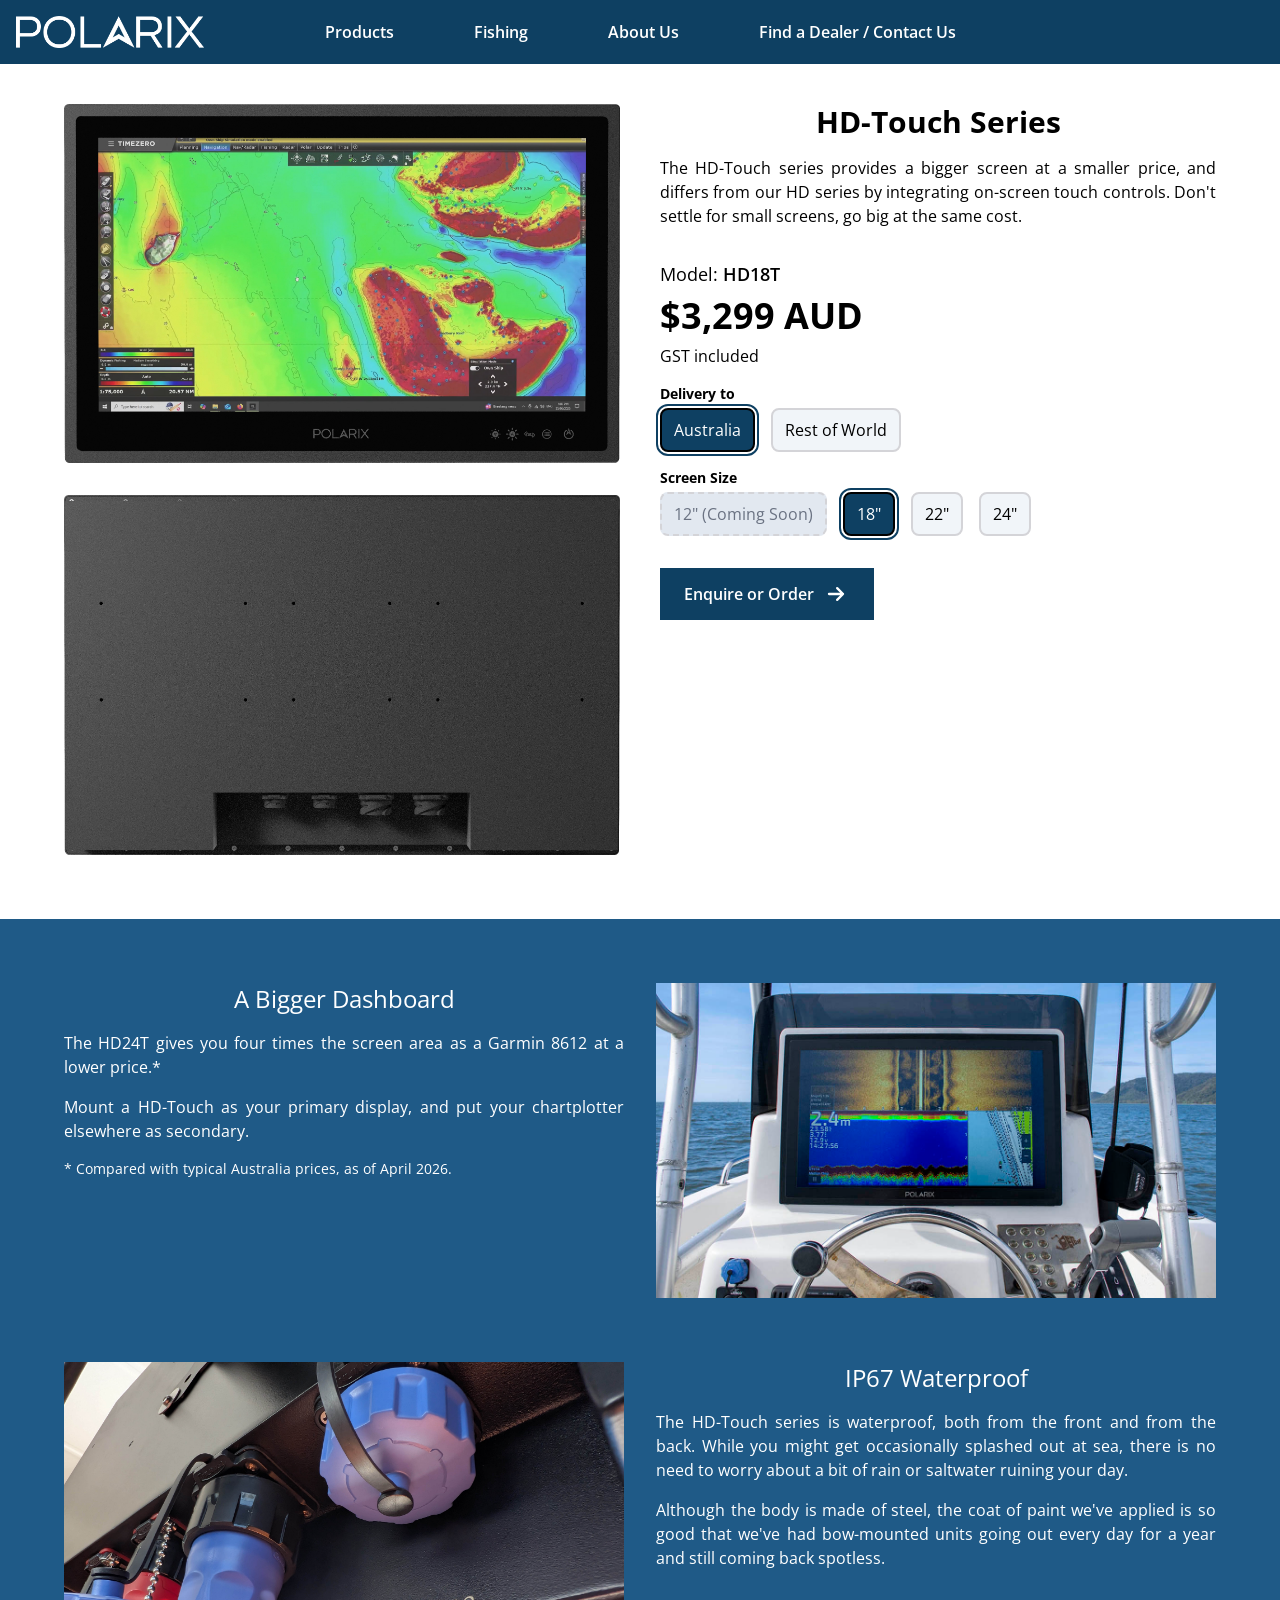
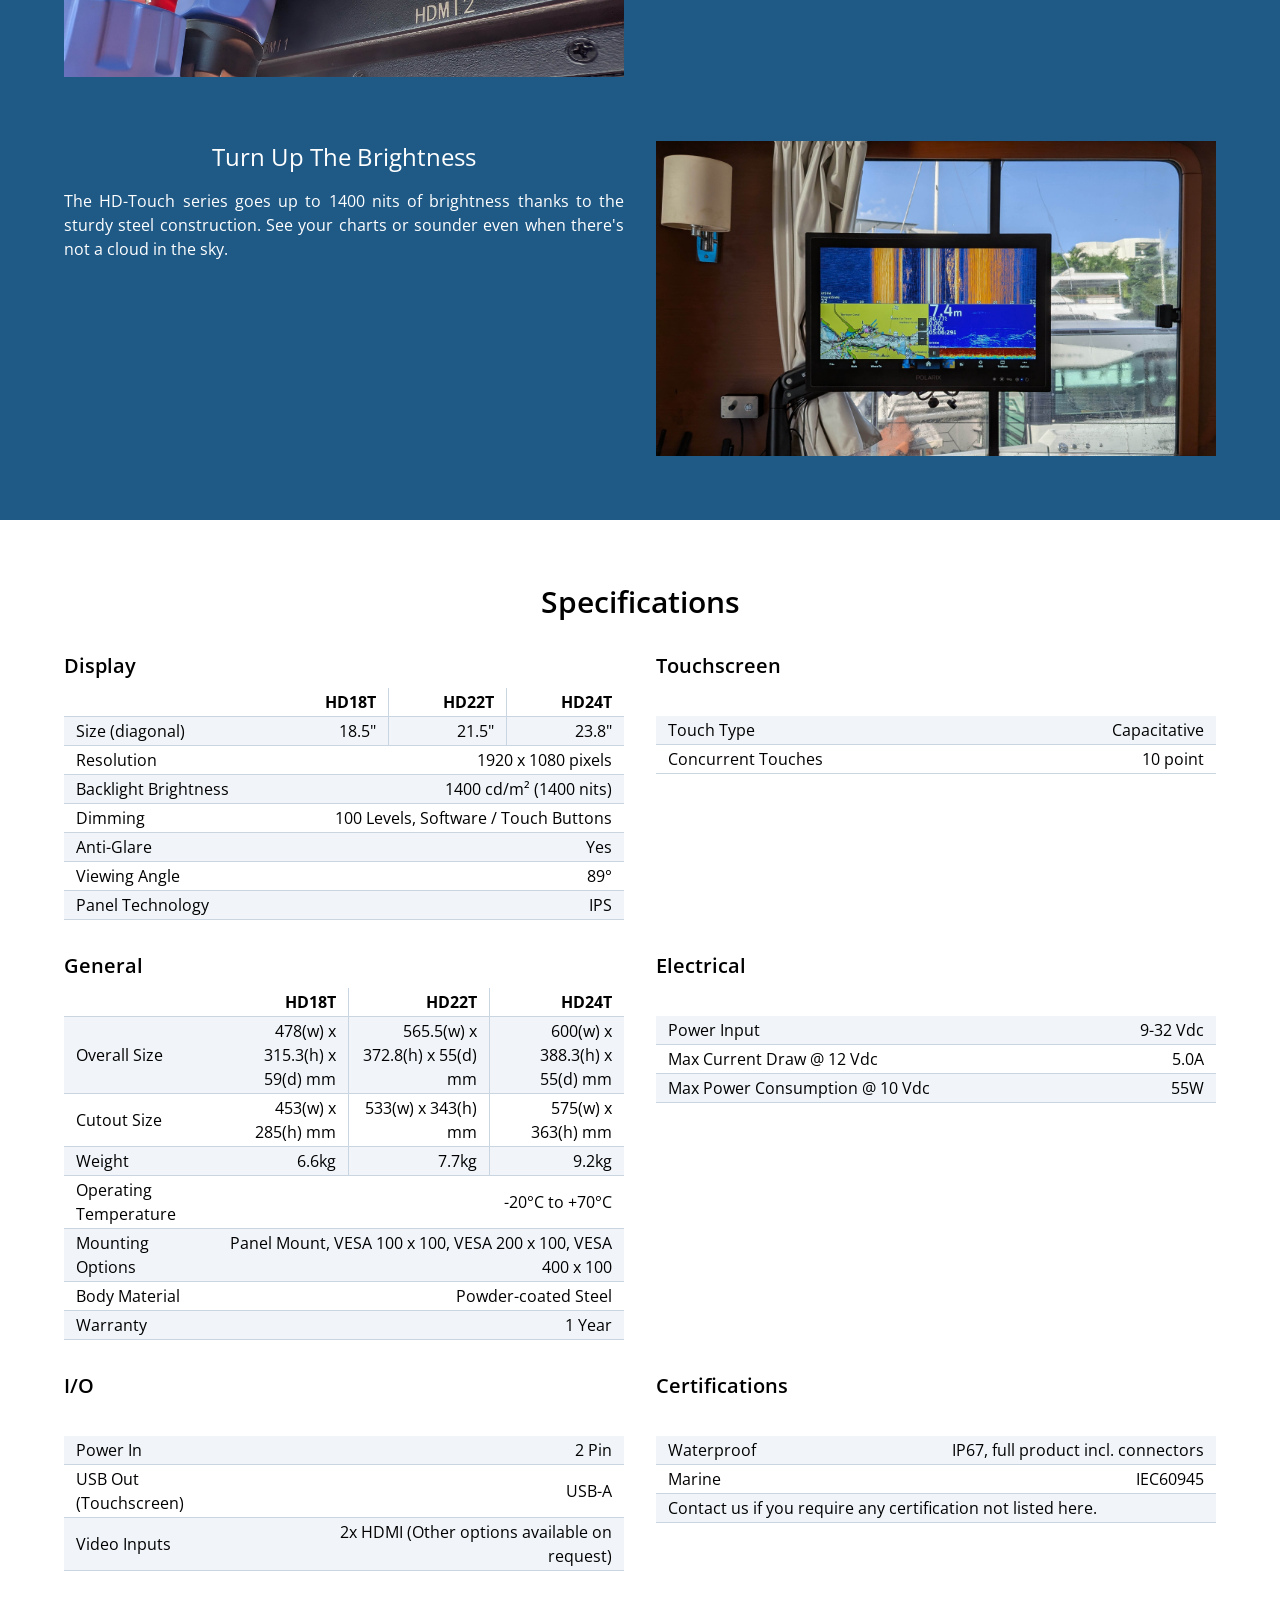
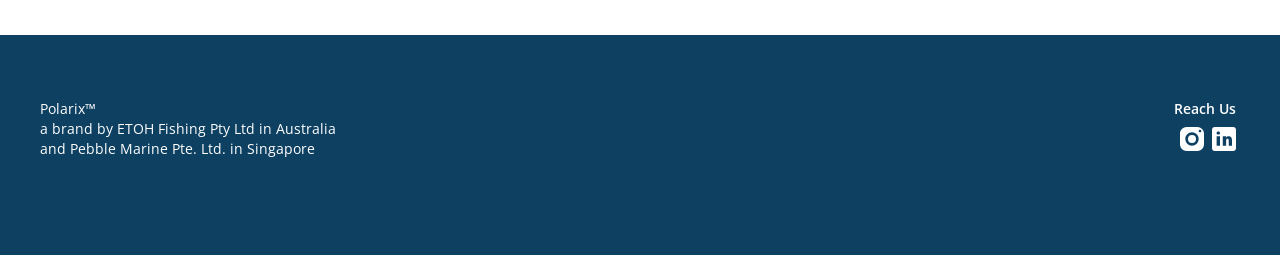
<file: products/hdt/index.html>
<!DOCTYPE html><html lang="en" data-astro-cid-sckkx6r4> <head><meta charset="UTF-8"><meta name="viewport" content="width=device-width, initial-scale=1.0"><link rel="icon" type="image/png" href="/favicon.png"><link rel="preconnect" href="https://fonts.googleapis.com"><link rel="preconnect" href="https://fonts.gstatic.com" crossorigin><meta name="generator" content="Astro v6.1.5"><title>HD-Touch | POLARIX Marine Touchscreens</title><link rel="stylesheet" href="/assets/global.5gfMwEMB.css">
<link rel="stylesheet" href="/assets/hdt@_@astro.DO8oGKJl.css"></head> <body class="font-base" data-astro-cid-sckkx6r4> <header class="relative w-full h-auto lg:h-16 flex-col lg:flex-row bg-polarix text-white flex items-center justify-center"> <div class="md:hidden absolute left-0 top-0 h-16 w-16 flex items-center justify-center"> <button id="expando"> <svg class="w-10 h-10" fill="#fff" viewBox="0 0 20 20" xmlns="http://www.w3.org/2000/svg"> <path fill-rule="evenodd" d="M3 5a1 1 0 011-1h12a1 1 0 110 2H4a1 1 0 01-1-1zM3 10a1 1 0 011-1h12a1 1 0 110 2H4a1 1 0 01-1-1zM3 15a1 1 0 011-1h12a1 1 0 110 2H4a1 1 0 01-1-1z" clip-rule="evenodd"></path> </svg> </button> </div> <div class="lg:absolute lg:left-0 lg:top-0 h-16 z-101"> <a href="/"><img src="/img/logo.png" alt="logo" class="h-full p-4"></a> </div> <nav id="main-menu" class="hidden absolute z-100 md:static top-full left-0 md:flex flex-col md:flex-row gap-x-4 md:h-10 w-full lg:h-full items-stretch justify-center font-semibold border-t lg:border-t-0 border-gray-400 bg-polarix-light text-white md:text-white md:bg-inherit"> <div class="relative"> <span id="expando-products" class="h-12 md:h-full flex items-center justify-center md:px-8 hover:bg-polarix-light transition-colors border-b border-gray-400 md:border-b-0 hover:cursor-pointer">Products</span> <div id="menu-products" class="hidden md:absolute md:top-full md:left-0 md:w-[150%] z-100 transition-discrete"> <a class="h-12 lg:h-16 flex items-center justify-center md:justify-start md:px-8 transition-colors border-b border-gray-400 bg-gray-100 text-black md:hover:bg-polarix-light md:hover:text-white" href="/products/x">X Series</a> <a class="h-12 lg:h-16 flex items-center justify-center md:justify-start md:px-8 transition-colors border-b border-gray-400 bg-gray-100 text-black md:hover:bg-polarix-light md:hover:text-white" href="/products/hdt">HD-Touch Series</a> <a class="h-12 lg:h-16 flex items-center justify-center md:justify-start md:px-8 transition-colors border-b border-gray-400 bg-gray-100 text-black md:hover:bg-polarix-light md:hover:text-white" href="/products/hd">HD Series</a> </div> </div> <a class="h-12 md:h-full flex items-center justify-center md:px-8 hover:bg-polarix-light transition-colors border-b border-gray-400 md:border-b-0" href="/fishing">Fishing</a> <a class="h-12 md:h-full flex items-center justify-center md:px-8 hover:bg-polarix-light transition-colors border-b border-gray-400 md:border-b-0" href="/about">About Us</a> <a class="h-12 md:h-full flex items-center justify-center md:px-8 hover:bg-polarix-light transition-colors border-b border-gray-400 md:border-b-0" href="/contact">Find a Dealer / Contact Us</a> </nav> </header> <script type="module">const e=document.getElementById("expando"),t=document.getElementById("main-menu");e?.addEventListener("click",()=>{t?.classList.contains("hidden")?(t.classList.remove("hidden"),e.parentElement?.classList.add("bg-polarix-light")):(t?.classList.add("hidden"),e.parentElement?.classList.remove("bg-polarix-light"))});const n=document.getElementById("expando-products"),s=document.getElementById("menu-products");n?.addEventListener("click",()=>{s?.classList.contains("hidden")?(s.classList.remove("hidden"),n.parentElement?.classList.add("bg-polarix-light")):(s?.classList.add("hidden"),n.parentElement?.classList.remove("bg-polarix-light"))});</script> <div class="flex flex-col" data-astro-cid-sckkx6r4>  <div class="flex flex-col" data-astro-cid-kxkdpm4i> <section id="overview" class="flex flex-row justify-center pb-8 md:pb-16" data-astro-cid-kxkdpm4i> <div class="mx-8 mt-10 md:mx-16 grid grid-cols-1 lg:grid-cols-2 gap-y-10 gap-x-10 max-w-[1200px]" data-astro-cid-kxkdpm4i> <div class="lg:hidden flex flex-row justify-center w-full" data-astro-cid-kxkdpm4i> <h1 class="inline-block text-3xl font-bold" data-astro-cid-kxkdpm4i>HD-Touch Series</h1> </div> <div class="flex flex-col gap-y-8" data-astro-cid-kxkdpm4i> <div class="flex flex-row justify-center" data-astro-cid-kxkdpm4i> <img src="/img/screens/hdt0163.jpg" alt="X Front" class="w-full limit-w-m" data-astro-cid-kxkdpm4i> </div> <div class="flex flex-row justify-center" data-astro-cid-kxkdpm4i> <img src="/img/screens/hdt0405.jpg" alt="X Back" class="w-full limit-w-m" data-astro-cid-kxkdpm4i> </div> </div> <div class="flex flex-col gap-y-4" data-astro-cid-kxkdpm4i> <div class="flex flex-col gap-y-4" data-astro-cid-kxkdpm4i> <div class="hidden lg:flex flex-row justify-center w-full" data-astro-cid-kxkdpm4i> <h1 class="inline-block text-3xl font-bold" data-astro-cid-kxkdpm4i>HD-Touch Series</h1> </div> <div class="blurbarea" data-astro-cid-kxkdpm4i> <p data-astro-cid-kxkdpm4i>The HD-Touch series provides a bigger screen at a smaller price, and differs from our HD series by integrating on-screen touch controls. Don't settle for small screens, go big at the same cost.</p> </div> </div> <div class="flex flex-col gap-y-2" data-astro-cid-kxkdpm4i> <span class="text-lg" data-astro-cid-kxkdpm4i>Model: <span id="model" class="font-semibold" data-astro-cid-kxkdpm4i>HD18T</span></span> <span id="price" class="text-4xl font-bold peer has-gst" data-astro-cid-kxkdpm4i>$3,299 AUD</span> <span class="not-peer-[.has-gst]:opacity-0" data-astro-cid-kxkdpm4i>GST included</span> </div> <div class="flex flex-col gap-y-1" data-astro-cid-kxkdpm4i> <div class="font-bold text-sm" data-astro-cid-kxkdpm4i>Delivery to</div> <div class="flex flex-row gap-x-4" data-astro-cid-kxkdpm4i> <div class="radio-button" data-astro-cid-kxkdpm4i> <input type="radio" id="country-aus" name="country" value="Australia" class="peer hidden" checked data-astro-cid-kxkdpm4i> <label for="country-aus" class="" data-astro-cid-kxkdpm4i>Australia</label> </div> <div class="radio-button" data-astro-cid-kxkdpm4i> <input type="radio" id="country-row" name="country" value="Rest of World" class="peer hidden" data-astro-cid-kxkdpm4i> <label for="country-row" class="" data-astro-cid-kxkdpm4i>Rest of World</label> </div> </div> </div> <div class="flex flex-col gap-y-1" data-astro-cid-kxkdpm4i> <div class="font-bold text-sm" data-astro-cid-kxkdpm4i>Screen Size</div> <div class="flex flex-row gap-x-4" data-astro-cid-kxkdpm4i> <div class="radio-button" data-astro-cid-kxkdpm4i> <input type="radio" id="size-12" name="size" value="12" class="peer hidden" disabled data-astro-cid-kxkdpm4i> <label for="size-12" class="" data-astro-cid-kxkdpm4i>12" (Coming Soon)</label> </div> <div class="radio-button" data-astro-cid-kxkdpm4i> <input type="radio" id="size-18" name="size" value="18" class="peer hidden" checked data-astro-cid-kxkdpm4i> <label for="size-18" class="" data-astro-cid-kxkdpm4i>18"</label> </div> <div class="radio-button" data-astro-cid-kxkdpm4i> <input type="radio" id="size-22" name="size" value="22" class="peer hidden" data-astro-cid-kxkdpm4i> <label for="size-22" class="" data-astro-cid-kxkdpm4i>22"</label> </div> <div class="radio-button" data-astro-cid-kxkdpm4i> <input type="radio" id="size-24" name="size" value="24" class="peer hidden" data-astro-cid-kxkdpm4i> <label for="size-24" class="" data-astro-cid-kxkdpm4i>24"</label> </div> </div> </div> <div data-astro-cid-kxkdpm4i> <a href="/contact" class="font-semibold bg-polarix text-white px-6 py-3 mt-4 inline-block hover:bg-polarix-light transition-colors"> <div class="flex flex-row"> <div class="flex items-center justify-center"> Enquire or Order </div> <svg class="inline w-7 h-7 ml-2" viewBox="0 0 24 24" fill="#fff" xmlns="http://www.w3.org/2000/svg"> <path fill-rule="evenodd" clip-rule="evenodd" d="M6 12H18M18 12L13 7M18 12L13 17" stroke="#fff" stroke-width="2" stroke-linecap="round" stroke-linejoin="round"></path> </svg> </div> </a> </div> </div> </div> </section> <section class="flex justify-center bg-polarix-light text-white py-8 md:py-16" data-astro-cid-kxkdpm4i> <div class="flex flex-col gap-y-1 w-full mx-8 md:mx-16 max-w-[1200px]" data-astro-cid-kxkdpm4i> <div class="zigzag" data-astro-cid-kxkdpm4i> <section data-astro-cid-kxkdpm4i> <div data-astro-cid-kxkdpm4i> <h2 class="title" data-astro-cid-kxkdpm4i>A Bigger Dashboard</h2> <div class="blurbarea" data-astro-cid-kxkdpm4i> <p data-astro-cid-kxkdpm4i>The HD24T gives you four times the screen area as a Garmin 8612 at a lower price.*</p> <p data-astro-cid-kxkdpm4i>Mount a HD-Touch as your primary display, and put your chartplotter elsewhere as secondary.</p> <p class="text-sm" data-astro-cid-kxkdpm4i>* Compared with typical Australia prices, as of April 2026.</p> </div> </div> <div class="flex flex-row justify-center" data-astro-cid-kxkdpm4i> <div class="bg-[url(/img/screens/hdt1.jpg)] featureimg limit-w-m" data-astro-cid-kxkdpm4i></div> </div> </section> <section data-astro-cid-kxkdpm4i> <div data-astro-cid-kxkdpm4i> <h2 class="title" data-astro-cid-kxkdpm4i>IP67 Waterproof</h2> <div class="blurbarea" data-astro-cid-kxkdpm4i> <p data-astro-cid-kxkdpm4i>The HD-Touch series is waterproof, both from the front and from the back. While you might get occasionally splashed out at sea, there is no need to worry about a bit of rain or saltwater ruining your day.</p> <p data-astro-cid-kxkdpm4i>Although the body is made of steel, the coat of paint we've applied is so good that we've had bow-mounted units going out every day for a year and still coming back spotless.</p> </div> </div> <div class="flex flex-row justify-center" data-astro-cid-kxkdpm4i> <div class="bg-[url(/img/screens/hdt2.jpg)] featureimg limit-w-m" data-astro-cid-kxkdpm4i></div> </div> </section> <section data-astro-cid-kxkdpm4i> <div data-astro-cid-kxkdpm4i> <h2 class="title" data-astro-cid-kxkdpm4i>Turn Up The Brightness</h2> <div class="blurbarea" data-astro-cid-kxkdpm4i> <p data-astro-cid-kxkdpm4i>The HD-Touch series goes up to 1400 nits of brightness thanks to the sturdy steel construction. See your charts or sounder even when there's not a cloud in the sky.</p> </div> </div> <div class="flex flex-row justify-center" data-astro-cid-kxkdpm4i> <div class="bg-[url(/img/screens/hdt3.jpg)] featureimg limit-w-m" data-astro-cid-kxkdpm4i></div> </div> </section> </div> </div> </section> <section id="specifications" class="flex flex-row justify-center py-8 md:py-16" data-astro-cid-kxkdpm4i> <div class="mx-8 md:mx-16 w-full max-w-[1200px]" data-astro-cid-kxkdpm4i> <h1 class="text-3xl font-semibold text-center mb-8" data-astro-cid-kxkdpm4i>Specifications</h1> <div class="grid grid-cols-1 gap-y-8 lg:grid-cols-2 gap-x-8" data-astro-cid-kxkdpm4i> <section data-astro-cid-kxkdpm4i> <h2 data-astro-cid-kxkdpm4i>Display</h2> <div data-astro-cid-kxkdpm4i> <table data-astro-cid-kxkdpm4i> <thead data-astro-cid-kxkdpm4i> <tr data-astro-cid-kxkdpm4i> <th data-astro-cid-kxkdpm4i></th> <th data-astro-cid-kxkdpm4i>HD18T</th> <th data-astro-cid-kxkdpm4i>HD22T</th> <th data-astro-cid-kxkdpm4i>HD24T</th> </tr> </thead> <tbody data-astro-cid-kxkdpm4i> <tr data-astro-cid-kxkdpm4i> <td data-astro-cid-kxkdpm4i>Size (diagonal)</td> <td data-astro-cid-kxkdpm4i>18.5"</td> <td data-astro-cid-kxkdpm4i>21.5"</td> <td data-astro-cid-kxkdpm4i>23.8"</td> </tr> <tr data-astro-cid-kxkdpm4i> <td data-astro-cid-kxkdpm4i>Resolution</td> <td colspan="3" data-astro-cid-kxkdpm4i>1920 x 1080 pixels</td> </tr> <tr data-astro-cid-kxkdpm4i> <td data-astro-cid-kxkdpm4i>Backlight Brightness</td> <td colspan="3" data-astro-cid-kxkdpm4i>1400 cd/m² (1400 nits)</td> </tr> <tr data-astro-cid-kxkdpm4i> <td data-astro-cid-kxkdpm4i>Dimming</td> <td colspan="3" data-astro-cid-kxkdpm4i>100 Levels, Software / Touch Buttons</td> </tr> <tr data-astro-cid-kxkdpm4i> <td data-astro-cid-kxkdpm4i>Anti-Glare</td> <td colspan="3" data-astro-cid-kxkdpm4i>Yes</td> </tr> <tr data-astro-cid-kxkdpm4i> <td data-astro-cid-kxkdpm4i>Viewing Angle</td> <td colspan="3" data-astro-cid-kxkdpm4i>89°</td> </tr> <tr data-astro-cid-kxkdpm4i> <td data-astro-cid-kxkdpm4i>Panel Technology</td> <td colspan="3" data-astro-cid-kxkdpm4i>IPS</td> </tr> </tbody> </table> </div> </section> <section data-astro-cid-kxkdpm4i> <h2 data-astro-cid-kxkdpm4i>Touchscreen</h2> <div data-astro-cid-kxkdpm4i> <table data-astro-cid-kxkdpm4i> <tbody data-astro-cid-kxkdpm4i> <tr data-astro-cid-kxkdpm4i> <td data-astro-cid-kxkdpm4i>Touch Type</td> <td data-astro-cid-kxkdpm4i>Capacitative</td> </tr> <tr data-astro-cid-kxkdpm4i> <td data-astro-cid-kxkdpm4i>Concurrent Touches</td> <td data-astro-cid-kxkdpm4i>10 point</td> </tr> </tbody> </table> </div> </section> <section data-astro-cid-kxkdpm4i> <h2 data-astro-cid-kxkdpm4i>General</h2> <div data-astro-cid-kxkdpm4i> <table data-astro-cid-kxkdpm4i> <thead data-astro-cid-kxkdpm4i> <tr data-astro-cid-kxkdpm4i> <th data-astro-cid-kxkdpm4i></th> <th data-astro-cid-kxkdpm4i>HD18T</th> <th data-astro-cid-kxkdpm4i>HD22T</th> <th data-astro-cid-kxkdpm4i>HD24T</th> </tr> </thead> <tbody data-astro-cid-kxkdpm4i> <tr data-astro-cid-kxkdpm4i> <td data-astro-cid-kxkdpm4i>Overall Size</td> <td data-astro-cid-kxkdpm4i>478(w) x 315.3(h) x 59(d) mm</td> <td data-astro-cid-kxkdpm4i>565.5(w) x 372.8(h) x 55(d) mm</td> <td data-astro-cid-kxkdpm4i>600(w) x 388.3(h) x 55(d) mm</td> </tr> <tr data-astro-cid-kxkdpm4i> <td data-astro-cid-kxkdpm4i>Cutout Size</td> <td data-astro-cid-kxkdpm4i>453(w) x 285(h) mm</td> <td data-astro-cid-kxkdpm4i>533(w) x 343(h) mm</td> <td data-astro-cid-kxkdpm4i>575(w) x 363(h) mm</td> </tr> <tr data-astro-cid-kxkdpm4i> <td data-astro-cid-kxkdpm4i>Weight</td> <td data-astro-cid-kxkdpm4i>6.6kg</td> <td data-astro-cid-kxkdpm4i>7.7kg</td> <td data-astro-cid-kxkdpm4i>9.2kg</td> </tr> <tr data-astro-cid-kxkdpm4i> <td data-astro-cid-kxkdpm4i>Operating Temperature</td> <td colspan="3" data-astro-cid-kxkdpm4i>-20°C to +70°C</td> </tr> <tr data-astro-cid-kxkdpm4i> <td data-astro-cid-kxkdpm4i>Mounting Options</td> <td colspan="3" data-astro-cid-kxkdpm4i>Panel Mount, VESA 100 x 100, VESA 200 x 100, VESA 400 x 100</td> </tr> <tr data-astro-cid-kxkdpm4i> <td data-astro-cid-kxkdpm4i>Body Material</td> <td colspan="3" data-astro-cid-kxkdpm4i>Powder-coated Steel</td> </tr> <tr data-astro-cid-kxkdpm4i> <td data-astro-cid-kxkdpm4i>Warranty</td> <td colspan="3" data-astro-cid-kxkdpm4i>1 Year</td> </tr> </tbody> </table> </div> </section> <section data-astro-cid-kxkdpm4i> <h2 data-astro-cid-kxkdpm4i>Electrical</h2> <div data-astro-cid-kxkdpm4i> <table data-astro-cid-kxkdpm4i> <tbody data-astro-cid-kxkdpm4i> <tr data-astro-cid-kxkdpm4i> <td data-astro-cid-kxkdpm4i>Power Input</td> <td data-astro-cid-kxkdpm4i>9-32 Vdc</td> </tr> <tr data-astro-cid-kxkdpm4i> <td data-astro-cid-kxkdpm4i>Max Current Draw @ 12 Vdc</td> <td data-astro-cid-kxkdpm4i>5.0A</td> </tr> <tr data-astro-cid-kxkdpm4i> <td data-astro-cid-kxkdpm4i>Max Power Consumption @ 10 Vdc</td> <td data-astro-cid-kxkdpm4i>55W</td> </tr> </tbody> </table> </div> </section> <section data-astro-cid-kxkdpm4i> <h2 data-astro-cid-kxkdpm4i>I/O</h2> <div data-astro-cid-kxkdpm4i> <table data-astro-cid-kxkdpm4i> <tbody data-astro-cid-kxkdpm4i> <tr data-astro-cid-kxkdpm4i> <td data-astro-cid-kxkdpm4i>Power In</td> <td data-astro-cid-kxkdpm4i>2 Pin</td> </tr> <tr data-astro-cid-kxkdpm4i> <td data-astro-cid-kxkdpm4i>USB Out (Touchscreen)</td> <td data-astro-cid-kxkdpm4i>USB-A</td> </tr> <tr data-astro-cid-kxkdpm4i> <td data-astro-cid-kxkdpm4i>Video Inputs</td> <td data-astro-cid-kxkdpm4i>2x HDMI (Other options available on request)</td> </tr> </tbody> </table> </div> </section> <section data-astro-cid-kxkdpm4i> <h2 data-astro-cid-kxkdpm4i>Certifications</h2> <div data-astro-cid-kxkdpm4i> <table data-astro-cid-kxkdpm4i> <tbody data-astro-cid-kxkdpm4i> <tr data-astro-cid-kxkdpm4i> <td data-astro-cid-kxkdpm4i>Waterproof</td> <td data-astro-cid-kxkdpm4i>IP67, full product incl. connectors</td> </tr> <tr data-astro-cid-kxkdpm4i> <td data-astro-cid-kxkdpm4i>Marine</td> <td data-astro-cid-kxkdpm4i>IEC60945</td> </tr> <tr data-astro-cid-kxkdpm4i> <td colspan="2" data-astro-cid-kxkdpm4i>Contact us if you require any certification not listed here.</td> </tr> </tbody> </table> </div> </section> </div> </div> </section> </div>  </div> <footer class="bg-polarix text-white w-full pt-8 pb-16 md:pt-16 md:pb-24 text-xs md:text-sm" data-astro-cid-sckkx6r4> <div class="flex flex-col md:flex-row justify-between gap-x-4 gap-y-4 px-10" data-astro-cid-sckkx6r4> <div class="order-2 md:order-1" data-astro-cid-sckkx6r4> <p data-astro-cid-sckkx6r4>
Polarix™
</p> <p data-astro-cid-sckkx6r4>a brand by ETOH Fishing Pty Ltd in Australia</p> <p data-astro-cid-sckkx6r4>and Pebble Marine Pte. Ltd. in Singapore</p> </div> <div class="order-1 md:order-2 flex flex-row items-center md:flex-col md:items-end gap-y-1 gap-x-2" data-astro-cid-sckkx6r4> <h3 class="text-sm md:text-md font-semibold md:mr-1" data-astro-cid-sckkx6r4><a href="/contact" data-astro-cid-sckkx6r4>Reach Us</a></h3> <div class="flex flex-row" data-astro-cid-sckkx6r4> <a href="https://www.instagram.com/polarix_technology/" target="_blank" rel="noopener noreferrer" aria-label="Instagram" data-astro-cid-sckkx6r4> <div class="h-8 w-8" data-astro-cid-sckkx6r4> <svg xmlns="http://www.w3.org/2000/svg" viewBox="0 0 24 24" fill="#fff" data-astro-cid-sckkx6r4> <path stroke="" d="M 8 3 C 5.239 3 3 5.239 3 8 L 3 16 C 3 18.761 5.239 21 8 21 L 16 21 C 18.761 21 21 18.761 21 16 L 21 8 C 21 5.239 18.761 3 16 3 L 8 3 z M 18 5 C 18.552 5 19 5.448 19 6 C 19 6.552 18.552 7 18 7 C 17.448 7 17 6.552 17 6 C 17 5.448 17.448 5 18 5 z M 12 7 C 14.761 7 17 9.239 17 12 C 17 14.761 14.761 17 12 17 C 9.239 17 7 14.761 7 12 C 7 9.239 9.239 7 12 7 z M 12 9 A 3 3 0 0 0 9 12 A 3 3 0 0 0 12 15 A 3 3 0 0 0 15 12 A 3 3 0 0 0 12 9 z" data-astro-cid-sckkx6r4></path> </svg> </div> </a> <a href="https://www.linkedin.com/company/polarix/" target="_blank" rel="noopener noreferrer" aria-label="LinkedIn" data-astro-cid-sckkx6r4> <div class="h-8 w-8" data-astro-cid-sckkx6r4> <svg xmlns="http://www.w3.org/2000/svg" viewBox="0 0 24 24" fill="#fff" data-astro-cid-sckkx6r4> <path d="M19,3H5C3.895,3,3,3.895,3,5v14c0,1.105,0.895,2,2,2h14c1.105,0,2-0.895,2-2V5C21,3.895,20.105,3,19,3z M9,17H6.477v-7H9 V17z M7.694,8.717c-0.771,0-1.286-0.514-1.286-1.2s0.514-1.2,1.371-1.2c0.771,0,1.286,0.514,1.286,1.2S8.551,8.717,7.694,8.717z M18,17h-2.442v-3.826c0-1.058-0.651-1.302-0.895-1.302s-1.058,0.163-1.058,1.302c0,0.163,0,3.826,0,3.826h-2.523v-7h2.523v0.977 C13.93,10.407,14.581,10,15.802,10C17.023,10,18,10.977,18,13.174V17z" data-astro-cid-sckkx6r4></path> </svg> </div> </a> </div> </div> </div> </footer></body></html> <script type="module">const d=document.querySelectorAll('input[type="radio"]');d.forEach(c=>{c.addEventListener("change",()=>{const o=document.querySelector('input[name="country"]:checked'),r=document.querySelector('input[name="size"]:checked'),s=o?.value,e=r?.value;let t="$3,299 AUD";s==="Australia"?e==="18"?t="$3,299 AUD":e==="22"?t="$3,799 AUD":e==="24"&&(t="$4,299 AUD"):s==="Rest of World"&&(e==="18"?t="$2,399 USD":e==="22"?t="$2,699 USD":e==="24"&&(t="$3,099 USD"));let i="HD18T";e==="18"?i="HD18T":e==="22"?i="HD22T":e==="24"&&(i="HD24T");const n=document.getElementById("price");n&&(n.innerText=t,n.innerText.includes("AUD")?n.classList.add("has-gst"):n.classList.remove("has-gst"));const l=document.getElementById("model");l&&(l.innerText=i)})});</script>
</file>
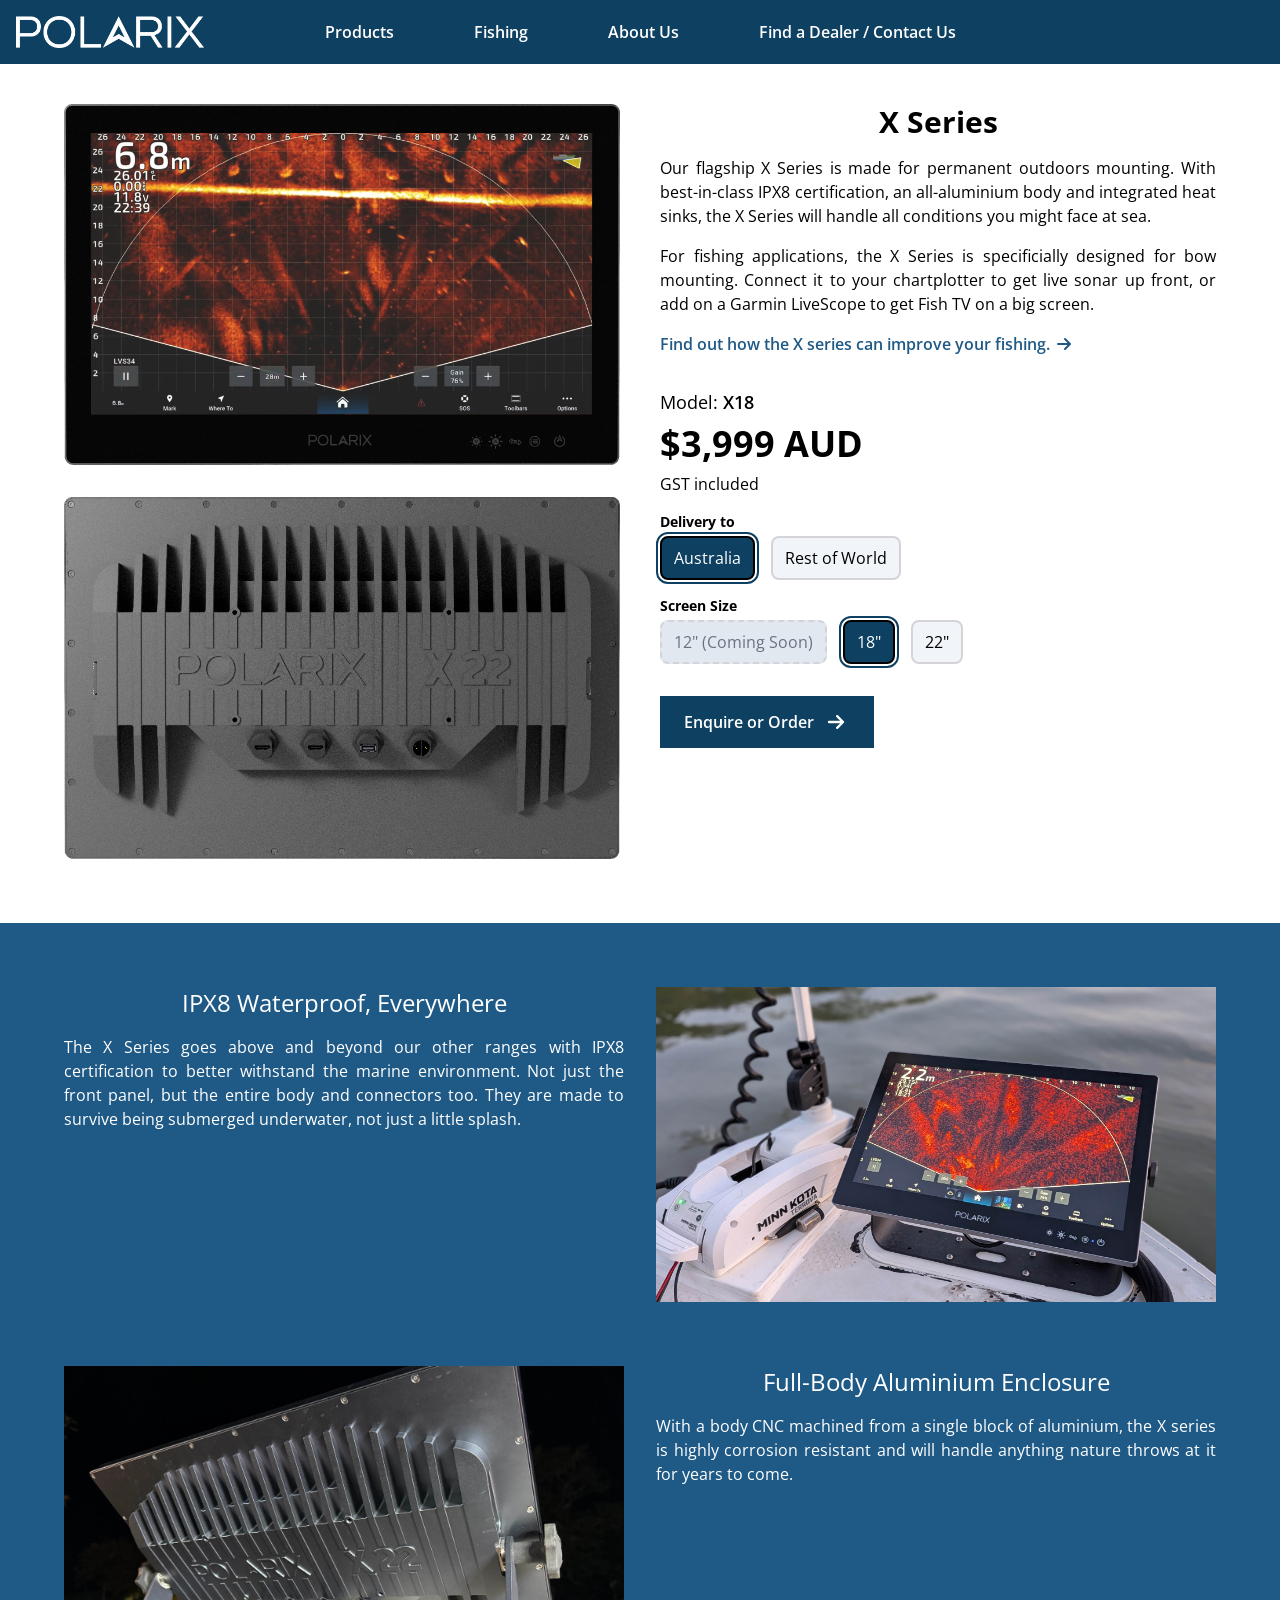
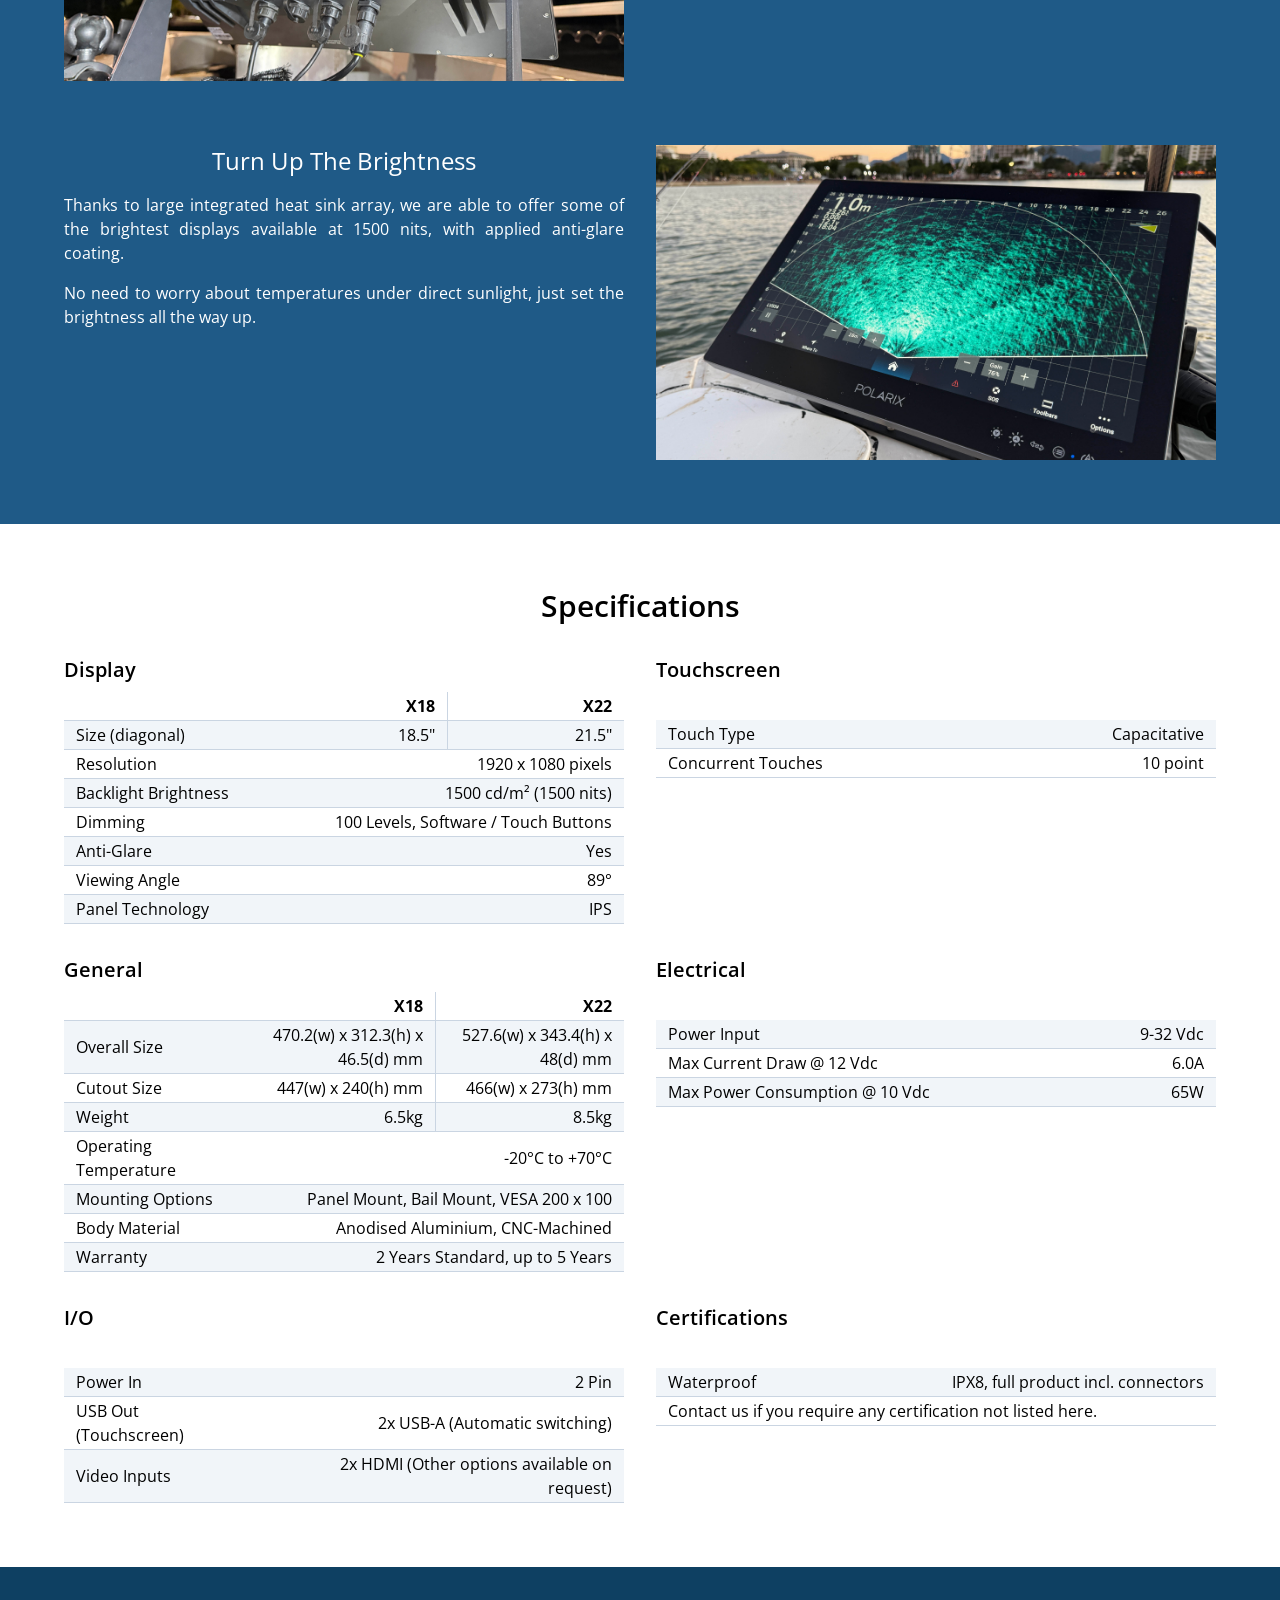
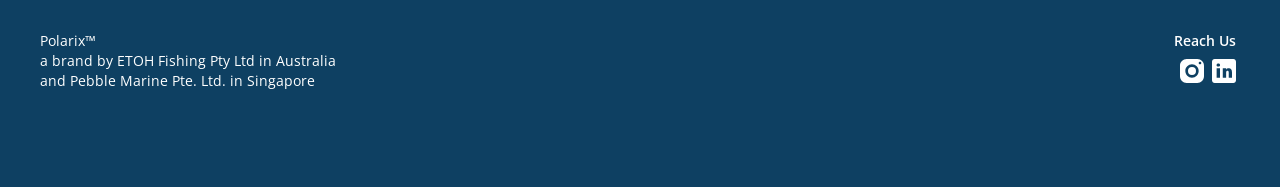
<file: products/x/index.html>
<!DOCTYPE html><html lang="en" data-astro-cid-sckkx6r4> <head><meta charset="UTF-8"><meta name="viewport" content="width=device-width, initial-scale=1.0"><link rel="icon" type="image/png" href="/favicon.png"><link rel="preconnect" href="https://fonts.googleapis.com"><link rel="preconnect" href="https://fonts.gstatic.com" crossorigin><meta name="generator" content="Astro v6.1.5"><title>X | POLARIX Marine Touchscreens</title><link rel="stylesheet" href="/assets/global.5gfMwEMB.css">
<style>@layer properties{@supports (((-webkit-hyphens:none)) and (not (margin-trim:inline))) or ((-moz-orient:inline) and (not (color:rgb(from red r g b)))){*,:before,:after,::backdrop{--tw-font-weight:initial;--tw-border-style:solid;--tw-outline-style:solid;--tw-duration:initial}}}#specifications[data-astro-cid-szf5ioib] h2{margin-bottom:calc(var(--spacing,.25rem) * 2);font-size:var(--text-xl,1.25rem);line-height:var(--tw-leading,var(--text-xl--line-height,calc(1.75 / 1.25)));--tw-font-weight:var(--font-weight-semibold,600);font-weight:var(--font-weight-semibold,600)}#specifications[data-astro-cid-szf5ioib] section{overflow-x:auto}#specifications[data-astro-cid-szf5ioib] table{table-layout:auto;border-collapse:collapse;width:100%}@media(min-width:64rem){#specifications[data-astro-cid-szf5ioib] table:not(:has(:is(thead))){margin-top:calc(var(--spacing,.25rem) * 9)}}#specifications[data-astro-cid-szf5ioib] table thead tr,#specifications[data-astro-cid-szf5ioib] table tbody tr{border-bottom-style:var(--tw-border-style);border-bottom-width:1px;border-color:var(--color-slate-300,oklch(86.9% .022 252.894))}#specifications[data-astro-cid-szf5ioib] table tbody tr:nth-child(odd){background-color:var(--color-slate-100,oklch(96.8% .007 247.896))}#specifications[data-astro-cid-szf5ioib] table td,#specifications[data-astro-cid-szf5ioib] table th{padding-inline:calc(var(--spacing,.25rem) * 3);padding-block:calc(var(--spacing,.25rem) * .5)}:is(#specifications[data-astro-cid-szf5ioib] table td,#specifications[data-astro-cid-szf5ioib] table th):not(:first-child):not(:last-child){border-right-style:var(--tw-border-style);border-right-width:1px;border-color:var(--color-slate-300,oklch(86.9% .022 252.894))}:is(#specifications[data-astro-cid-szf5ioib] table td,#specifications[data-astro-cid-szf5ioib] table th):not(:first-child){text-align:right}.radio-button[data-astro-cid-szf5ioib]>label[data-astro-cid-szf5ioib]{border-radius:var(--radius-lg,.5rem);border-style:var(--tw-border-style);--tw-border-style:solid;border-style:solid;border-width:2px;border-color:var(--color-zinc-300,oklch(87.1% .006 286.286));background-color:var(--color-slate-100,oklch(96.8% .007 247.896));padding-inline:calc(var(--spacing,.25rem) * 3);padding-block:calc(var(--spacing,.25rem) * 2);outline-style:var(--tw-outline-style);outline-offset:2px;outline-width:0;outline-color:var(--color-polarix,#0e4062);transition-property:color,background-color,border-color,outline-color,text-decoration-color,fill,stroke,--tw-gradient-from,--tw-gradient-via,--tw-gradient-to,opacity,box-shadow,transform,translate,scale,rotate,filter,-webkit-backdrop-filter,backdrop-filter,display,content-visibility,overlay,pointer-events;transition-timing-function:var(--tw-ease,var(--default-transition-timing-function,cubic-bezier(.4, 0, .2, 1)));transition-duration:var(--tw-duration,var(--default-transition-duration,.15s));--tw-duration:.15s;transition-duration:.15s;display:inline-block}.radio-button[data-astro-cid-szf5ioib]>label[data-astro-cid-szf5ioib]:is(:where(.peer):checked~*){border-color:var(--color-black,#000);background-color:var(--color-polarix,#0e4062);color:var(--color-white,#fff);outline-style:var(--tw-outline-style);outline-width:2px}.radio-button[data-astro-cid-szf5ioib]>label[data-astro-cid-szf5ioib]:is(:where(.peer):disabled~*){--tw-border-style:dashed;background-color:var(--color-slate-200,oklch(92.9% .013 255.508));color:var(--color-gray-500,oklch(55.1% .027 264.364));border-style:dashed}@property --tw-font-weight{syntax:"*";inherits:false}@property --tw-border-style{syntax:"*";inherits:false;initial-value:solid}@property --tw-outline-style{syntax:"*";inherits:false;initial-value:solid}@property --tw-duration{syntax:"*";inherits:false}
</style></head> <body class="font-base" data-astro-cid-sckkx6r4> <header class="relative w-full h-auto lg:h-16 flex-col lg:flex-row bg-polarix text-white flex items-center justify-center"> <div class="md:hidden absolute left-0 top-0 h-16 w-16 flex items-center justify-center"> <button id="expando"> <svg class="w-10 h-10" fill="#fff" viewBox="0 0 20 20" xmlns="http://www.w3.org/2000/svg"> <path fill-rule="evenodd" d="M3 5a1 1 0 011-1h12a1 1 0 110 2H4a1 1 0 01-1-1zM3 10a1 1 0 011-1h12a1 1 0 110 2H4a1 1 0 01-1-1zM3 15a1 1 0 011-1h12a1 1 0 110 2H4a1 1 0 01-1-1z" clip-rule="evenodd"></path> </svg> </button> </div> <div class="lg:absolute lg:left-0 lg:top-0 h-16 z-101"> <a href="/"><img src="/img/logo.png" alt="logo" class="h-full p-4"></a> </div> <nav id="main-menu" class="hidden absolute z-100 md:static top-full left-0 md:flex flex-col md:flex-row gap-x-4 md:h-10 w-full lg:h-full items-stretch justify-center font-semibold border-t lg:border-t-0 border-gray-400 bg-polarix-light text-white md:text-white md:bg-inherit"> <div class="relative"> <span id="expando-products" class="h-12 md:h-full flex items-center justify-center md:px-8 hover:bg-polarix-light transition-colors border-b border-gray-400 md:border-b-0 hover:cursor-pointer">Products</span> <div id="menu-products" class="hidden md:absolute md:top-full md:left-0 md:w-[150%] z-100 transition-discrete"> <a class="h-12 lg:h-16 flex items-center justify-center md:justify-start md:px-8 transition-colors border-b border-gray-400 bg-gray-100 text-black md:hover:bg-polarix-light md:hover:text-white" href="/products/x">X Series</a> <a class="h-12 lg:h-16 flex items-center justify-center md:justify-start md:px-8 transition-colors border-b border-gray-400 bg-gray-100 text-black md:hover:bg-polarix-light md:hover:text-white" href="/products/hdt">HD-Touch Series</a> <a class="h-12 lg:h-16 flex items-center justify-center md:justify-start md:px-8 transition-colors border-b border-gray-400 bg-gray-100 text-black md:hover:bg-polarix-light md:hover:text-white" href="/products/hd">HD Series</a> </div> </div> <a class="h-12 md:h-full flex items-center justify-center md:px-8 hover:bg-polarix-light transition-colors border-b border-gray-400 md:border-b-0" href="/fishing">Fishing</a> <a class="h-12 md:h-full flex items-center justify-center md:px-8 hover:bg-polarix-light transition-colors border-b border-gray-400 md:border-b-0" href="/about">About Us</a> <a class="h-12 md:h-full flex items-center justify-center md:px-8 hover:bg-polarix-light transition-colors border-b border-gray-400 md:border-b-0" href="/contact">Find a Dealer / Contact Us</a> </nav> </header> <script type="module">const e=document.getElementById("expando"),t=document.getElementById("main-menu");e?.addEventListener("click",()=>{t?.classList.contains("hidden")?(t.classList.remove("hidden"),e.parentElement?.classList.add("bg-polarix-light")):(t?.classList.add("hidden"),e.parentElement?.classList.remove("bg-polarix-light"))});const n=document.getElementById("expando-products"),s=document.getElementById("menu-products");n?.addEventListener("click",()=>{s?.classList.contains("hidden")?(s.classList.remove("hidden"),n.parentElement?.classList.add("bg-polarix-light")):(s?.classList.add("hidden"),n.parentElement?.classList.remove("bg-polarix-light"))});</script> <div class="flex flex-col" data-astro-cid-sckkx6r4>  <div class="flex flex-col" data-astro-cid-szf5ioib> <section id="overview" class="flex flex-row justify-center pb-8 md:pb-16" data-astro-cid-szf5ioib> <div class="mx-8 mt-10 md:mx-16 grid grid-cols-1 lg:grid-cols-2 gap-y-10 gap-x-10 max-w-[1200px]" data-astro-cid-szf5ioib> <div class="lg:hidden flex flex-row justify-center w-full" data-astro-cid-szf5ioib> <h1 class="inline-block text-3xl font-bold" data-astro-cid-szf5ioib>X Series</h1> </div> <div class="flex flex-col gap-y-8" data-astro-cid-szf5ioib> <div class="flex flex-row justify-center" data-astro-cid-szf5ioib> <img src="/img/screens/x0163.jpg" alt="X Front" class="w-full limit-w-m" data-astro-cid-szf5ioib> </div> <div class="flex flex-row justify-center" data-astro-cid-szf5ioib> <img src="/img/screens/x0405.jpg" alt="X Back" class="w-full limit-w-m" data-astro-cid-szf5ioib> </div> </div> <div class="flex flex-col gap-y-4" data-astro-cid-szf5ioib> <div class="flex flex-col gap-y-4" data-astro-cid-szf5ioib> <div class="hidden lg:flex flex-row justify-center w-full" data-astro-cid-szf5ioib> <h1 class="inline-block text-3xl font-bold" data-astro-cid-szf5ioib>X Series</h1> </div> <div class="blurbarea" data-astro-cid-szf5ioib> <p data-astro-cid-szf5ioib>Our flagship X Series is made for permanent outdoors mounting. With best-in-class IPX8
                                certification, an all-aluminium body and integrated heat sinks, the X Series will handle
                                all conditions you might face at sea.</p> <p data-astro-cid-szf5ioib>For fishing applications, the X Series is specificially designed for bow mounting.
                                Connect it to your chartplotter to get live sonar up front, or add on a Garmin LiveScope
                                to get Fish TV on a big screen.</p> <p data-astro-cid-szf5ioib> <a href="/fishing" class="text-polarix-light font-semibold hover:underline hover:cursor-pointer"> <span class="flex flex-row"> <span class="flex items-center justify-center"> Find out how the X series can improve your fishing.
 </span> <svg class="inline w-6 h-6 ml-0.5" viewBox="0 0 24 24" fill="#1F5A87FF" xmlns="http://www.w3.org/2000/svg"> <path fill-rule="evenodd" clip-rule="evenodd" d="M6 12H18M18 12L13 7M18 12L13 17" stroke="#1F5A87FF" stroke-width="2" stroke-linecap="round" stroke-linejoin="round"></path> </svg> </span> </a> </p> </div> </div> <div class="flex flex-col gap-y-2" data-astro-cid-szf5ioib> <span class="text-lg" data-astro-cid-szf5ioib>Model: <span id="model" class="font-semibold" data-astro-cid-szf5ioib>X18</span></span> <span id="price" class="text-4xl font-bold peer has-gst" data-astro-cid-szf5ioib>$3,999 AUD</span> <span class="not-peer-[.has-gst]:opacity-0" data-astro-cid-szf5ioib>GST included</span> </div> <div class="flex flex-col gap-y-1" data-astro-cid-szf5ioib> <div class="font-bold text-sm" data-astro-cid-szf5ioib>Delivery to</div> <div class="flex flex-row gap-x-4" data-astro-cid-szf5ioib> <div class="radio-button" data-astro-cid-szf5ioib> <input type="radio" id="country-aus" name="country" value="Australia" class="peer hidden" checked data-astro-cid-szf5ioib> <label for="country-aus" class="" data-astro-cid-szf5ioib>Australia</label> </div> <div class="radio-button" data-astro-cid-szf5ioib> <input type="radio" id="country-row" name="country" value="Rest of World" class="peer hidden" data-astro-cid-szf5ioib> <label for="country-row" class="" data-astro-cid-szf5ioib>Rest of World</label> </div> </div> </div> <div class="flex flex-col gap-y-1" data-astro-cid-szf5ioib> <div class="font-bold text-sm" data-astro-cid-szf5ioib>Screen Size</div> <div class="flex flex-row gap-x-4" data-astro-cid-szf5ioib> <div class="radio-button" data-astro-cid-szf5ioib> <input type="radio" id="size-12" name="size" value="12" class="peer hidden" disabled data-astro-cid-szf5ioib> <label for="size-12" class="" data-astro-cid-szf5ioib>12" (Coming Soon)</label> </div> <div class="radio-button" data-astro-cid-szf5ioib> <input type="radio" id="size-18" name="size" value="18" class="peer hidden" checked data-astro-cid-szf5ioib> <label for="size-18" class="" data-astro-cid-szf5ioib>18"</label> </div> <div class="radio-button" data-astro-cid-szf5ioib> <input type="radio" id="size-22" name="size" value="22" class="peer hidden" data-astro-cid-szf5ioib> <label for="size-22" class="" data-astro-cid-szf5ioib>22"</label> </div> </div> </div> <div data-astro-cid-szf5ioib> <a href="/contact" class="font-semibold bg-polarix text-white px-6 py-3 mt-4 inline-block hover:bg-polarix-light transition-colors"> <div class="flex flex-row"> <div class="flex items-center justify-center"> Enquire or Order </div> <svg class="inline w-7 h-7 ml-2" viewBox="0 0 24 24" fill="#fff" xmlns="http://www.w3.org/2000/svg"> <path fill-rule="evenodd" clip-rule="evenodd" d="M6 12H18M18 12L13 7M18 12L13 17" stroke="#fff" stroke-width="2" stroke-linecap="round" stroke-linejoin="round"></path> </svg> </div> </a> </div> </div> </div> </section> <section class="flex justify-center bg-polarix-light text-white py-8 md:py-16" data-astro-cid-szf5ioib> <div class="flex flex-col gap-y-1 w-full mx-8 md:mx-16 max-w-[1200px]" data-astro-cid-szf5ioib> <div class="zigzag" data-astro-cid-szf5ioib> <section data-astro-cid-szf5ioib> <div data-astro-cid-szf5ioib> <h2 class="title" data-astro-cid-szf5ioib>IPX8 Waterproof, Everywhere</h2> <div class="blurbarea" data-astro-cid-szf5ioib> <p data-astro-cid-szf5ioib>The X Series goes above and beyond our other ranges with IPX8 certification to better
                                    withstand the marine environment. Not just the front panel, but the entire body and
                                    connectors too. They are made to survive being submerged underwater, not just a
                                    little splash.</p> </div> </div> <div class="flex flex-row justify-center" data-astro-cid-szf5ioib> <div class="bg-[url(/img/screens/x1.jpg)] featureimg limit-w-m" data-astro-cid-szf5ioib></div> </div> </section> <section data-astro-cid-szf5ioib> <div data-astro-cid-szf5ioib> <h2 class="title" data-astro-cid-szf5ioib>Full-Body Aluminium Enclosure</h2> <div class="blurbarea" data-astro-cid-szf5ioib> <p data-astro-cid-szf5ioib>With a body CNC machined from a single block of aluminium, the X series is highly
                                    corrosion resistant and will handle anything nature throws at it for years to
                                    come.</p> </div> </div> <div class="flex flex-row justify-center" data-astro-cid-szf5ioib> <div class="bg-[url(/img/screens/x2.jpg)] featureimg limit-w-m" data-astro-cid-szf5ioib></div> </div> </section> <section data-astro-cid-szf5ioib> <div data-astro-cid-szf5ioib> <h2 class="title" data-astro-cid-szf5ioib>Turn Up The Brightness</h2> <div class="blurbarea" data-astro-cid-szf5ioib> <p data-astro-cid-szf5ioib>Thanks to large integrated heat sink array, we are able to offer some of the
                                    brightest displays available at 1500 nits, with applied anti-glare coating.</p> <p data-astro-cid-szf5ioib>No need to worry about temperatures under direct sunlight, just set the brightness
                                    all the way up.</p> </div> </div> <div class="flex flex-row justify-center" data-astro-cid-szf5ioib> <div class="bg-[url(/img/screens/x3.jpg)] featureimg limit-w-m" data-astro-cid-szf5ioib></div> </div> </section> </div> </div> </section> <section id="specifications" class="flex flex-row justify-center py-8 md:py-16" data-astro-cid-szf5ioib> <div class="mx-8 md:mx-16 w-full max-w-[1200px]" data-astro-cid-szf5ioib> <h1 class="text-3xl font-semibold text-center mb-8" data-astro-cid-szf5ioib>Specifications</h1> <div class="grid grid-cols-1 gap-y-8 lg:grid-cols-2 gap-x-8" data-astro-cid-szf5ioib> <section data-astro-cid-szf5ioib> <h2 data-astro-cid-szf5ioib>Display</h2> <div data-astro-cid-szf5ioib> <table data-astro-cid-szf5ioib> <thead data-astro-cid-szf5ioib> <tr data-astro-cid-szf5ioib> <th data-astro-cid-szf5ioib></th> <th data-astro-cid-szf5ioib>X18</th> <th data-astro-cid-szf5ioib>X22</th> </tr> </thead> <tbody data-astro-cid-szf5ioib> <tr data-astro-cid-szf5ioib> <td data-astro-cid-szf5ioib>Size (diagonal)</td> <td data-astro-cid-szf5ioib>18.5"</td> <td data-astro-cid-szf5ioib>21.5"</td> </tr> <tr data-astro-cid-szf5ioib> <td data-astro-cid-szf5ioib>Resolution</td> <td colspan="2" data-astro-cid-szf5ioib>1920 x 1080 pixels</td> </tr> <tr data-astro-cid-szf5ioib> <td data-astro-cid-szf5ioib>Backlight Brightness</td> <td colspan="2" data-astro-cid-szf5ioib>1500 cd/m² (1500 nits)</td> </tr> <tr data-astro-cid-szf5ioib> <td data-astro-cid-szf5ioib>Dimming</td> <td colspan="2" data-astro-cid-szf5ioib>100 Levels, Software / Touch Buttons</td> </tr> <tr data-astro-cid-szf5ioib> <td data-astro-cid-szf5ioib>Anti-Glare</td> <td colspan="2" data-astro-cid-szf5ioib>Yes</td> </tr> <tr data-astro-cid-szf5ioib> <td data-astro-cid-szf5ioib>Viewing Angle</td> <td colspan="2" data-astro-cid-szf5ioib>89°</td> </tr> <tr data-astro-cid-szf5ioib> <td data-astro-cid-szf5ioib>Panel Technology</td> <td colspan="2" data-astro-cid-szf5ioib>IPS</td> </tr> </tbody> </table> </div> </section> <section data-astro-cid-szf5ioib> <h2 data-astro-cid-szf5ioib>Touchscreen</h2> <div data-astro-cid-szf5ioib> <table data-astro-cid-szf5ioib> <tbody data-astro-cid-szf5ioib> <tr data-astro-cid-szf5ioib> <td data-astro-cid-szf5ioib>Touch Type</td> <td data-astro-cid-szf5ioib>Capacitative</td> </tr> <tr data-astro-cid-szf5ioib> <td data-astro-cid-szf5ioib>Concurrent Touches</td> <td data-astro-cid-szf5ioib>10 point</td> </tr> </tbody> </table> </div> </section> <section data-astro-cid-szf5ioib> <h2 data-astro-cid-szf5ioib>General</h2> <div data-astro-cid-szf5ioib> <table data-astro-cid-szf5ioib> <thead data-astro-cid-szf5ioib> <tr data-astro-cid-szf5ioib> <th data-astro-cid-szf5ioib></th> <th data-astro-cid-szf5ioib>X18</th> <th data-astro-cid-szf5ioib>X22</th> </tr> </thead> <tbody data-astro-cid-szf5ioib> <tr data-astro-cid-szf5ioib> <td data-astro-cid-szf5ioib>Overall Size</td> <td data-astro-cid-szf5ioib>470.2(w) x 312.3(h) x 46.5(d) mm</td> <td data-astro-cid-szf5ioib>527.6(w) x 343.4(h) x 48(d) mm</td> </tr> <tr data-astro-cid-szf5ioib> <td data-astro-cid-szf5ioib>Cutout Size</td> <td data-astro-cid-szf5ioib>447(w) x 240(h) mm</td> <td data-astro-cid-szf5ioib>466(w) x 273(h) mm</td> </tr> <tr data-astro-cid-szf5ioib> <td data-astro-cid-szf5ioib>Weight</td> <td data-astro-cid-szf5ioib>6.5kg</td> <td data-astro-cid-szf5ioib>8.5kg</td> </tr> <tr data-astro-cid-szf5ioib> <td data-astro-cid-szf5ioib>Operating Temperature</td> <td colspan="2" data-astro-cid-szf5ioib>-20°C to +70°C</td> </tr> <tr data-astro-cid-szf5ioib> <td data-astro-cid-szf5ioib>Mounting Options</td> <td colspan="2" data-astro-cid-szf5ioib>Panel Mount, Bail Mount, VESA 200 x 100</td> </tr> <tr data-astro-cid-szf5ioib> <td data-astro-cid-szf5ioib>Body Material</td> <td colspan="2" data-astro-cid-szf5ioib>Anodised Aluminium, CNC-Machined</td> </tr> <tr data-astro-cid-szf5ioib> <td data-astro-cid-szf5ioib>Warranty</td> <td colspan="2" data-astro-cid-szf5ioib>2 Years Standard, up to 5 Years</td> </tr> </tbody> </table> </div> </section> <section data-astro-cid-szf5ioib> <h2 data-astro-cid-szf5ioib>Electrical</h2> <div data-astro-cid-szf5ioib> <table data-astro-cid-szf5ioib> <tbody data-astro-cid-szf5ioib> <tr data-astro-cid-szf5ioib> <td data-astro-cid-szf5ioib>Power Input</td> <td data-astro-cid-szf5ioib>9-32 Vdc</td> </tr> <tr data-astro-cid-szf5ioib> <td data-astro-cid-szf5ioib>Max Current Draw @ 12 Vdc</td> <td data-astro-cid-szf5ioib>6.0A</td> </tr> <tr data-astro-cid-szf5ioib> <td data-astro-cid-szf5ioib>Max Power Consumption @ 10 Vdc</td> <td data-astro-cid-szf5ioib>65W</td> </tr> </tbody> </table> </div> </section> <section data-astro-cid-szf5ioib> <h2 data-astro-cid-szf5ioib>I/O</h2> <div data-astro-cid-szf5ioib> <table data-astro-cid-szf5ioib> <tbody data-astro-cid-szf5ioib> <tr data-astro-cid-szf5ioib> <td data-astro-cid-szf5ioib>Power In</td> <td data-astro-cid-szf5ioib>2 Pin</td> </tr> <tr data-astro-cid-szf5ioib> <td data-astro-cid-szf5ioib>USB Out (Touchscreen)</td> <td data-astro-cid-szf5ioib>2x USB-A (Automatic switching)</td> </tr> <tr data-astro-cid-szf5ioib> <td data-astro-cid-szf5ioib>Video Inputs</td> <td data-astro-cid-szf5ioib>2x HDMI (Other options available on request)</td> </tr> </tbody> </table> </div> </section> <section data-astro-cid-szf5ioib> <h2 data-astro-cid-szf5ioib>Certifications</h2> <div data-astro-cid-szf5ioib> <table data-astro-cid-szf5ioib> <tbody data-astro-cid-szf5ioib> <tr data-astro-cid-szf5ioib> <td data-astro-cid-szf5ioib>Waterproof</td> <td data-astro-cid-szf5ioib>IPX8, full product incl. connectors</td> </tr> <tr data-astro-cid-szf5ioib> <td colspan="2" data-astro-cid-szf5ioib>Contact us if you require any certification not listed here.</td> </tr> </tbody> </table> </div> </section> </div> </div> </section> </div>  </div> <footer class="bg-polarix text-white w-full pt-8 pb-16 md:pt-16 md:pb-24 text-xs md:text-sm" data-astro-cid-sckkx6r4> <div class="flex flex-col md:flex-row justify-between gap-x-4 gap-y-4 px-10" data-astro-cid-sckkx6r4> <div class="order-2 md:order-1" data-astro-cid-sckkx6r4> <p data-astro-cid-sckkx6r4>
Polarix™
</p> <p data-astro-cid-sckkx6r4>a brand by ETOH Fishing Pty Ltd in Australia</p> <p data-astro-cid-sckkx6r4>and Pebble Marine Pte. Ltd. in Singapore</p> </div> <div class="order-1 md:order-2 flex flex-row items-center md:flex-col md:items-end gap-y-1 gap-x-2" data-astro-cid-sckkx6r4> <h3 class="text-sm md:text-md font-semibold md:mr-1" data-astro-cid-sckkx6r4><a href="/contact" data-astro-cid-sckkx6r4>Reach Us</a></h3> <div class="flex flex-row" data-astro-cid-sckkx6r4> <a href="https://www.instagram.com/polarix_technology/" target="_blank" rel="noopener noreferrer" aria-label="Instagram" data-astro-cid-sckkx6r4> <div class="h-8 w-8" data-astro-cid-sckkx6r4> <svg xmlns="http://www.w3.org/2000/svg" viewBox="0 0 24 24" fill="#fff" data-astro-cid-sckkx6r4> <path stroke="" d="M 8 3 C 5.239 3 3 5.239 3 8 L 3 16 C 3 18.761 5.239 21 8 21 L 16 21 C 18.761 21 21 18.761 21 16 L 21 8 C 21 5.239 18.761 3 16 3 L 8 3 z M 18 5 C 18.552 5 19 5.448 19 6 C 19 6.552 18.552 7 18 7 C 17.448 7 17 6.552 17 6 C 17 5.448 17.448 5 18 5 z M 12 7 C 14.761 7 17 9.239 17 12 C 17 14.761 14.761 17 12 17 C 9.239 17 7 14.761 7 12 C 7 9.239 9.239 7 12 7 z M 12 9 A 3 3 0 0 0 9 12 A 3 3 0 0 0 12 15 A 3 3 0 0 0 15 12 A 3 3 0 0 0 12 9 z" data-astro-cid-sckkx6r4></path> </svg> </div> </a> <a href="https://www.linkedin.com/company/polarix/" target="_blank" rel="noopener noreferrer" aria-label="LinkedIn" data-astro-cid-sckkx6r4> <div class="h-8 w-8" data-astro-cid-sckkx6r4> <svg xmlns="http://www.w3.org/2000/svg" viewBox="0 0 24 24" fill="#fff" data-astro-cid-sckkx6r4> <path d="M19,3H5C3.895,3,3,3.895,3,5v14c0,1.105,0.895,2,2,2h14c1.105,0,2-0.895,2-2V5C21,3.895,20.105,3,19,3z M9,17H6.477v-7H9 V17z M7.694,8.717c-0.771,0-1.286-0.514-1.286-1.2s0.514-1.2,1.371-1.2c0.771,0,1.286,0.514,1.286,1.2S8.551,8.717,7.694,8.717z M18,17h-2.442v-3.826c0-1.058-0.651-1.302-0.895-1.302s-1.058,0.163-1.058,1.302c0,0.163,0,3.826,0,3.826h-2.523v-7h2.523v0.977 C13.93,10.407,14.581,10,15.802,10C17.023,10,18,10.977,18,13.174V17z" data-astro-cid-sckkx6r4></path> </svg> </div> </a> </div> </div> </div> </footer></body></html> <script type="module">const d=document.querySelectorAll('input[type="radio"]');d.forEach(l=>{l.addEventListener("change",()=>{const o=document.querySelector('input[name="country"]:checked'),r=document.querySelector('input[name="size"]:checked'),i=o?.value,e=r?.value;let t="$3,999 AUD";i==="Australia"?e==="18"?t="$3,999 AUD":e==="22"&&(t="$4,599 AUD"):i==="Rest of World"&&(e==="18"?t="$2,899 USD":e==="22"&&(t="$3,299 USD"));let c="X18";e==="18"?c="X18":e==="22"&&(c="X22");const n=document.getElementById("price");n&&(n.innerText=t,n.innerText.includes("AUD")?n.classList.add("has-gst"):n.classList.remove("has-gst"));const s=document.getElementById("model");s&&(s.innerText=c)})});</script>
</file>
<file: assets/global.5gfMwEMB.css>
@import"https://fonts.googleapis.com/css2?family=Lexend:wght@100..900&family=Open+Sans:ital,wght@0,300..800;1,300..800&display=swap";html,body{margin:0;width:100%;height:100%}@layer components;@layer properties{@supports (((-webkit-hyphens:none)) and (not (margin-trim:inline))) or ((-moz-orient:inline) and (not (color:rgb(from red r g b)))){*,:before,:after,::backdrop{--tw-translate-x:0;--tw-translate-y:0;--tw-translate-z:0;--tw-border-style:solid;--tw-leading:initial;--tw-font-weight:initial;--tw-shadow:0 0 #0000;--tw-shadow-color:initial;--tw-shadow-alpha:100%;--tw-inset-shadow:0 0 #0000;--tw-inset-shadow-color:initial;--tw-inset-shadow-alpha:100%;--tw-ring-color:initial;--tw-ring-shadow:0 0 #0000;--tw-inset-ring-color:initial;--tw-inset-ring-shadow:0 0 #0000;--tw-ring-inset:initial;--tw-ring-offset-width:0px;--tw-ring-offset-color:#fff;--tw-ring-offset-shadow:0 0 #0000;--tw-outline-style:solid;--tw-blur:initial;--tw-brightness:initial;--tw-contrast:initial;--tw-grayscale:initial;--tw-hue-rotate:initial;--tw-invert:initial;--tw-opacity:initial;--tw-saturate:initial;--tw-sepia:initial;--tw-drop-shadow:initial;--tw-drop-shadow-color:initial;--tw-drop-shadow-alpha:100%;--tw-drop-shadow-size:initial;--tw-backdrop-blur:initial;--tw-backdrop-brightness:initial;--tw-backdrop-contrast:initial;--tw-backdrop-grayscale:initial;--tw-backdrop-hue-rotate:initial;--tw-backdrop-invert:initial;--tw-backdrop-opacity:initial;--tw-backdrop-saturate:initial;--tw-backdrop-sepia:initial;--tw-duration:initial}}}@layer theme{:root,:host{--font-sans:ui-sans-serif, system-ui, sans-serif, "Apple Color Emoji", "Segoe UI Emoji", "Segoe UI Symbol", "Noto Color Emoji";--font-mono:ui-monospace, SFMono-Regular, Menlo, Monaco, Consolas, "Liberation Mono", "Courier New", monospace;--color-sky-800:oklch(44.3% .11 240.79);--color-slate-100:oklch(96.8% .007 247.896);--color-slate-200:oklch(92.9% .013 255.508);--color-slate-300:oklch(86.9% .022 252.894);--color-gray-100:oklch(96.7% .003 264.542);--color-gray-200:oklch(92.8% .006 264.531);--color-gray-400:oklch(70.7% .022 261.325);--color-gray-700:oklch(37.3% .034 259.733);--color-gray-800:oklch(27.8% .033 256.848);--color-zinc-300:oklch(87.1% .006 286.286);--color-black:#000;--color-white:#fff;--spacing:.25rem;--text-xs:.75rem;--text-xs--line-height:calc(1 / .75);--text-sm:.875rem;--text-sm--line-height:calc(1.25 / .875);--text-lg:1.125rem;--text-lg--line-height:calc(1.75 / 1.125);--text-xl:1.25rem;--text-xl--line-height:calc(1.75 / 1.25);--text-2xl:1.5rem;--text-2xl--line-height:calc(2 / 1.5);--text-3xl:1.875rem;--text-3xl--line-height: 1.2 ;--text-4xl:2.25rem;--text-4xl--line-height:calc(2.5 / 2.25);--text-5xl:3rem;--text-5xl--line-height:1;--text-6xl:3.75rem;--text-6xl--line-height:1;--text-7xl:4.5rem;--text-7xl--line-height:1;--font-weight-light:300;--font-weight-semibold:600;--font-weight-bold:700;--radius-lg:.5rem;--blur-xs:4px;--default-transition-duration:.15s;--default-transition-timing-function:cubic-bezier(.4, 0, .2, 1);--default-font-family:var(--font-sans);--default-mono-font-family:var(--font-mono);--color-polarix:#0e4062;--color-polarix-light:#1f5a87;--font-base:"Open Sans", sans-serif;--font-hero:"Lexend", "Open Sans", sans-serif}}@layer base{*,:after,:before,::backdrop{box-sizing:border-box;border:0 solid;margin:0;padding:0}::file-selector-button{box-sizing:border-box;border:0 solid;margin:0;padding:0}html,:host{-webkit-text-size-adjust:100%;tab-size:4;line-height:1.5;font-family:var(--default-font-family,ui-sans-serif, system-ui, sans-serif, "Apple Color Emoji", "Segoe UI Emoji", "Segoe UI Symbol", "Noto Color Emoji");font-feature-settings:var(--default-font-feature-settings,normal);font-variation-settings:var(--default-font-variation-settings,normal);-webkit-tap-highlight-color:transparent}hr{height:0;color:inherit;border-top-width:1px}abbr:where([title]){-webkit-text-decoration:underline dotted;text-decoration:underline dotted}h1,h2,h3,h4,h5,h6{font-size:inherit;font-weight:inherit}a{color:inherit;-webkit-text-decoration:inherit;text-decoration:inherit}b,strong{font-weight:bolder}code,kbd,samp,pre{font-family:var(--default-mono-font-family,ui-monospace, SFMono-Regular, Menlo, Monaco, Consolas, "Liberation Mono", "Courier New", monospace);font-feature-settings:var(--default-mono-font-feature-settings,normal);font-variation-settings:var(--default-mono-font-variation-settings,normal);font-size:1em}small{font-size:80%}sub,sup{vertical-align:baseline;font-size:75%;line-height:0;position:relative}sub{bottom:-.25em}sup{top:-.5em}table{text-indent:0;border-color:inherit;border-collapse:collapse}:-moz-focusring{outline:auto}progress{vertical-align:baseline}summary{display:list-item}ol,ul,menu{list-style:none}img,svg,video,canvas,audio,iframe,embed,object{vertical-align:middle;display:block}img,video{max-width:100%;height:auto}button,input,select,optgroup,textarea{font:inherit;font-feature-settings:inherit;font-variation-settings:inherit;letter-spacing:inherit;color:inherit;opacity:1;background-color:#0000;border-radius:0}::file-selector-button{font:inherit;font-feature-settings:inherit;font-variation-settings:inherit;letter-spacing:inherit;color:inherit;opacity:1;background-color:#0000;border-radius:0}:where(select:is([multiple],[size])) optgroup{font-weight:bolder}:where(select:is([multiple],[size])) optgroup option{padding-inline-start:20px}::file-selector-button{margin-inline-end:4px}::placeholder{opacity:1}@supports (not ((-webkit-appearance:-apple-pay-button))) or (contain-intrinsic-size:1px){::placeholder{color:currentColor}@supports (color:color-mix(in lab,red,red)){::placeholder{color:color-mix(in oklab,currentcolor 50%,transparent)}}}textarea{resize:vertical}::-webkit-search-decoration{-webkit-appearance:none}::-webkit-date-and-time-value{min-height:1lh;text-align:inherit}::-webkit-datetime-edit{display:inline-flex}::-webkit-datetime-edit-fields-wrapper{padding:0}::-webkit-datetime-edit{padding-block:0}::-webkit-datetime-edit-year-field{padding-block:0}::-webkit-datetime-edit-month-field{padding-block:0}::-webkit-datetime-edit-day-field{padding-block:0}::-webkit-datetime-edit-hour-field{padding-block:0}::-webkit-datetime-edit-minute-field{padding-block:0}::-webkit-datetime-edit-second-field{padding-block:0}::-webkit-datetime-edit-millisecond-field{padding-block:0}::-webkit-datetime-edit-meridiem-field{padding-block:0}::-webkit-calendar-picker-indicator{line-height:1}:-moz-ui-invalid{box-shadow:none}button,input:where([type=button],[type=reset],[type=submit]){appearance:button}::file-selector-button{appearance:button}::-webkit-inner-spin-button{height:auto}::-webkit-outer-spin-button{height:auto}[hidden]:where(:not([hidden=until-found])){display:none!important}@font-face{font-family:Open Sans}}@layer utilities{.pointer-events-auto{pointer-events:auto}.pointer-events-none{pointer-events:none}.absolute{position:absolute}.fixed{position:fixed}.relative{position:relative}.inset-0{inset:calc(var(--spacing) * 0)}.-top-3{top:calc(var(--spacing) * -3)}.top-0{top:calc(var(--spacing) * 0)}.top-\[40\%\]{top:40%}.top-full{top:100%}.-right-3{right:calc(var(--spacing) * -3)}.left-0{left:calc(var(--spacing) * 0)}.left-1\/2{left:50%}.z-10{z-index:10}.z-100{z-index:100}.z-101{z-index:101}.z-200{z-index:200}.z-201{z-index:201}.order-1{order:1}.order-2{order:2}.container{width:100%}@media(min-width:40rem){.container{max-width:40rem}}@media(min-width:48rem){.container{max-width:48rem}}@media(min-width:64rem){.container{max-width:64rem}}@media(min-width:80rem){.container{max-width:80rem}}@media(min-width:96rem){.container{max-width:96rem}}.mx-8{margin-inline:calc(var(--spacing) * 8)}.my-6{margin-block:calc(var(--spacing) * 6)}.mt-4{margin-top:calc(var(--spacing) * 4)}.mt-6{margin-top:calc(var(--spacing) * 6)}.mt-8{margin-top:calc(var(--spacing) * 8)}.mt-10{margin-top:calc(var(--spacing) * 10)}.mt-12{margin-top:calc(var(--spacing) * 12)}.mt-16{margin-top:calc(var(--spacing) * 16)}.mb-1{margin-bottom:calc(var(--spacing) * 1)}.mb-4{margin-bottom:calc(var(--spacing) * 4)}.mb-8{margin-bottom:calc(var(--spacing) * 8)}.mb-12{margin-bottom:calc(var(--spacing) * 12)}.ml-0\.5{margin-left:calc(var(--spacing) * .5)}.ml-1{margin-left:calc(var(--spacing) * 1)}.ml-2{margin-left:calc(var(--spacing) * 2)}.block{display:block}.flex{display:flex}.grid{display:grid}.hidden{display:none}.inline{display:inline}.inline-block{display:inline-block}.table{display:table}.aspect-16\/9{aspect-ratio:16/9}.size-12{width:calc(var(--spacing) * 12);height:calc(var(--spacing) * 12)}.size-18{width:calc(var(--spacing) * 18);height:calc(var(--spacing) * 18)}.size-22{width:calc(var(--spacing) * 22);height:calc(var(--spacing) * 22)}.size-24{width:calc(var(--spacing) * 24);height:calc(var(--spacing) * 24)}.h-6{height:calc(var(--spacing) * 6)}.h-7{height:calc(var(--spacing) * 7)}.h-8{height:calc(var(--spacing) * 8)}.h-10{height:calc(var(--spacing) * 10)}.h-12{height:calc(var(--spacing) * 12)}.h-16{height:calc(var(--spacing) * 16)}.h-\[90dvh\]{height:90dvh}.h-auto{height:auto}.h-fit{height:fit-content}.h-full{height:100%}.max-h-\[60lvh\]{max-height:60lvh}.max-h-\[90vh\]{max-height:90vh}.max-h-\[calc\(90vh-2rem\)\]{max-height:calc(90vh - 2rem)}.w-6{width:calc(var(--spacing) * 6)}.w-7{width:calc(var(--spacing) * 7)}.w-8{width:calc(var(--spacing) * 8)}.w-10{width:calc(var(--spacing) * 10)}.w-16{width:calc(var(--spacing) * 16)}.w-\[80\%\]{width:80%}.w-auto{width:auto}.w-fit{width:fit-content}.w-full{width:100%}.max-w-\[90vw\]{max-width:90vw}.max-w-\[1200px\]{max-width:1200px}.max-w-\[calc\(90vw-2rem\)\]{max-width:calc(90vw - 2rem)}.grow{flex-grow:1}.table-auto{table-layout:auto}.border-collapse{border-collapse:collapse}.-translate-x-1\/2{--tw-translate-x: -50% ;translate:var(--tw-translate-x) var(--tw-translate-y)}.cursor-pointer{cursor:pointer}.resize{resize:both}.list-disc{list-style-type:disc}.grid-cols-1{grid-template-columns:repeat(1,minmax(0,1fr))}.flex-col{flex-direction:column}.flex-row{flex-direction:row}.flex-wrap{flex-wrap:wrap}.content-start{align-content:flex-start}.items-center{align-items:center}.items-stretch{align-items:stretch}.justify-between{justify-content:space-between}.justify-center{justify-content:center}.gap-x-2{column-gap:calc(var(--spacing) * 2)}.gap-x-4{column-gap:calc(var(--spacing) * 4)}.gap-x-8{column-gap:calc(var(--spacing) * 8)}.gap-x-10{column-gap:calc(var(--spacing) * 10)}.gap-y-1{row-gap:calc(var(--spacing) * 1)}.gap-y-2{row-gap:calc(var(--spacing) * 2)}.gap-y-4{row-gap:calc(var(--spacing) * 4)}.gap-y-6{row-gap:calc(var(--spacing) * 6)}.gap-y-8{row-gap:calc(var(--spacing) * 8)}.gap-y-10{row-gap:calc(var(--spacing) * 10)}.gap-y-16{row-gap:calc(var(--spacing) * 16)}.overflow-hidden{overflow:hidden}.rounded{border-radius:.25rem}.rounded-full{border-radius:3.40282e38px}.rounded-lg{border-radius:var(--radius-lg)}.border{border-style:var(--tw-border-style);border-width:1px}.border-2{border-style:var(--tw-border-style);border-width:2px}.border-t{border-top-style:var(--tw-border-style);border-top-width:1px}.border-r{border-right-style:var(--tw-border-style);border-right-width:1px}.border-b{border-bottom-style:var(--tw-border-style);border-bottom-width:1px}.border-solid{--tw-border-style:solid;border-style:solid}.border-gray-200{border-color:var(--color-gray-200)}.border-gray-400{border-color:var(--color-gray-400)}.border-slate-300{border-color:var(--color-slate-300)}.border-zinc-300{border-color:var(--color-zinc-300)}.bg-black\/60{background-color:#0009}@supports (color:color-mix(in lab,red,red)){.bg-black\/60{background-color:color-mix(in oklab,var(--color-black) 60%,transparent)}}.bg-gray-100{background-color:var(--color-gray-100)}.bg-gray-800\/50{background-color:#1e293980}@supports (color:color-mix(in lab,red,red)){.bg-gray-800\/50{background-color:color-mix(in oklab,var(--color-gray-800) 50%,transparent)}}.bg-polarix{background-color:var(--color-polarix)}.bg-polarix-light{background-color:var(--color-polarix-light)}.bg-slate-100{background-color:var(--color-slate-100)}.bg-white{background-color:var(--color-white)}.bg-\[url\(\/img\/about\/about2\.jpg\)\]{background-image:url(/img/about/about2.jpg)}.bg-\[url\(\/img\/about\/about3\.jpg\)\]{background-image:url(/img/about/about3.jpg)}.bg-\[url\(\/img\/fishing\/fishing1\.jpg\)\]{background-image:url(/img/fishing/fishing1.jpg)}.bg-\[url\(\/img\/hero2\.jpg\)\]{background-image:url(/img/hero2.jpg)}.bg-\[url\(\/img\/screens\/hdt1\.jpg\)\]{background-image:url(/img/screens/hdt1.jpg)}.bg-\[url\(\/img\/screens\/hdt2\.jpg\)\]{background-image:url(/img/screens/hdt2.jpg)}.bg-\[url\(\/img\/screens\/hdt3\.jpg\)\]{background-image:url(/img/screens/hdt3.jpg)}.bg-\[url\(\/img\/screens\/x1\.jpg\)\]{background-image:url(/img/screens/x1.jpg)}.bg-\[url\(\/img\/screens\/x2\.jpg\)\]{background-image:url(/img/screens/x2.jpg)}.bg-\[url\(\/img\/screens\/x3\.jpg\)\]{background-image:url(/img/screens/x3.jpg)}.bg-\[url\(\/img\/showcasehd\.jpg\)\]{background-image:url(/img/showcasehd.jpg)}.bg-\[url\(\/img\/showcasehdt\.jpg\)\]{background-image:url(/img/showcasehdt.jpg)}.bg-\[url\(\/img\/showcasex\.webp\)\]{background-image:url(/img/showcasex.webp)}.bg-cover{background-size:cover}.bg-bottom{background-position:bottom}.bg-center{background-position:50%}.object-contain{object-fit:contain}.p-2{padding:calc(var(--spacing) * 2)}.p-4{padding:calc(var(--spacing) * 4)}.px-3{padding-inline:calc(var(--spacing) * 3)}.px-4{padding-inline:calc(var(--spacing) * 4)}.px-6{padding-inline:calc(var(--spacing) * 6)}.px-10{padding-inline:calc(var(--spacing) * 10)}.px-12{padding-inline:calc(var(--spacing) * 12)}.py-0\.5{padding-block:calc(var(--spacing) * .5)}.py-2{padding-block:calc(var(--spacing) * 2)}.py-3{padding-block:calc(var(--spacing) * 3)}.py-8{padding-block:calc(var(--spacing) * 8)}.py-16{padding-block:calc(var(--spacing) * 16)}.pt-8{padding-top:calc(var(--spacing) * 8)}.pt-12{padding-top:calc(var(--spacing) * 12)}.pb-4{padding-bottom:calc(var(--spacing) * 4)}.pb-8{padding-bottom:calc(var(--spacing) * 8)}.pb-16{padding-bottom:calc(var(--spacing) * 16)}.text-center{text-align:center}.font-base{font-family:var(--font-base)}.font-hero{font-family:var(--font-hero)}.text-2xl{font-size:var(--text-2xl);line-height:var(--tw-leading,var(--text-2xl--line-height))}.text-3xl{font-size:var(--text-3xl);line-height:var(--tw-leading,var(--text-3xl--line-height))}.text-4xl{font-size:var(--text-4xl);line-height:var(--tw-leading,var(--text-4xl--line-height))}.text-lg{font-size:var(--text-lg);line-height:var(--tw-leading,var(--text-lg--line-height))}.text-sm{font-size:var(--text-sm);line-height:var(--tw-leading,var(--text-sm--line-height))}.text-xl{font-size:var(--text-xl);line-height:var(--tw-leading,var(--text-xl--line-height))}.text-xs{font-size:var(--text-xs);line-height:var(--tw-leading,var(--text-xs--line-height))}.leading-none{--tw-leading:1;line-height:1}.font-bold{--tw-font-weight:var(--font-weight-bold);font-weight:var(--font-weight-bold)}.font-light{--tw-font-weight:var(--font-weight-light);font-weight:var(--font-weight-light)}.font-semibold{--tw-font-weight:var(--font-weight-semibold);font-weight:var(--font-weight-semibold)}.text-black{color:var(--color-black)}.text-gray-700{color:var(--color-gray-700)}.text-polarix{color:var(--color-polarix)}.text-polarix-light{color:var(--color-polarix-light)}.text-white{color:var(--color-white)}.uppercase{text-transform:uppercase}.shadow-2xl{--tw-shadow:0 25px 50px -12px var(--tw-shadow-color,#00000040);box-shadow:var(--tw-inset-shadow),var(--tw-inset-ring-shadow),var(--tw-ring-offset-shadow),var(--tw-ring-shadow),var(--tw-shadow)}.shadow-md{--tw-shadow:0 4px 6px -1px var(--tw-shadow-color,#0000001a), 0 2px 4px -2px var(--tw-shadow-color,#0000001a);box-shadow:var(--tw-inset-shadow),var(--tw-inset-ring-shadow),var(--tw-ring-offset-shadow),var(--tw-ring-shadow),var(--tw-shadow)}.outline-0{outline-style:var(--tw-outline-style);outline-width:0}.outline-offset-2{outline-offset:2px}.outline-polarix{outline-color:var(--color-polarix)}.filter{filter:var(--tw-blur,) var(--tw-brightness,) var(--tw-contrast,) var(--tw-grayscale,) var(--tw-hue-rotate,) var(--tw-invert,) var(--tw-saturate,) var(--tw-sepia,) var(--tw-drop-shadow,)}.backdrop-blur-xs{--tw-backdrop-blur:blur(var(--blur-xs));-webkit-backdrop-filter:var(--tw-backdrop-blur,) var(--tw-backdrop-brightness,) var(--tw-backdrop-contrast,) var(--tw-backdrop-grayscale,) var(--tw-backdrop-hue-rotate,) var(--tw-backdrop-invert,) var(--tw-backdrop-opacity,) var(--tw-backdrop-saturate,) var(--tw-backdrop-sepia,);backdrop-filter:var(--tw-backdrop-blur,) var(--tw-backdrop-brightness,) var(--tw-backdrop-contrast,) var(--tw-backdrop-grayscale,) var(--tw-backdrop-hue-rotate,) var(--tw-backdrop-invert,) var(--tw-backdrop-opacity,) var(--tw-backdrop-saturate,) var(--tw-backdrop-sepia,)}.backdrop-filter{-webkit-backdrop-filter:var(--tw-backdrop-blur,) var(--tw-backdrop-brightness,) var(--tw-backdrop-contrast,) var(--tw-backdrop-grayscale,) var(--tw-backdrop-hue-rotate,) var(--tw-backdrop-invert,) var(--tw-backdrop-opacity,) var(--tw-backdrop-saturate,) var(--tw-backdrop-sepia,);backdrop-filter:var(--tw-backdrop-blur,) var(--tw-backdrop-brightness,) var(--tw-backdrop-contrast,) var(--tw-backdrop-grayscale,) var(--tw-backdrop-hue-rotate,) var(--tw-backdrop-invert,) var(--tw-backdrop-opacity,) var(--tw-backdrop-saturate,) var(--tw-backdrop-sepia,)}.transition{transition-property:color,background-color,border-color,outline-color,text-decoration-color,fill,stroke,--tw-gradient-from,--tw-gradient-via,--tw-gradient-to,opacity,box-shadow,transform,translate,scale,rotate,filter,-webkit-backdrop-filter,backdrop-filter,display,content-visibility,overlay,pointer-events;transition-timing-function:var(--tw-ease,var(--default-transition-timing-function));transition-duration:var(--tw-duration,var(--default-transition-duration))}.transition-colors{transition-property:color,background-color,border-color,outline-color,text-decoration-color,fill,stroke,--tw-gradient-from,--tw-gradient-via,--tw-gradient-to;transition-timing-function:var(--tw-ease,var(--default-transition-timing-function));transition-duration:var(--tw-duration,var(--default-transition-duration))}.transition-shadow{transition-property:box-shadow;transition-timing-function:var(--tw-ease,var(--default-transition-timing-function));transition-duration:var(--tw-duration,var(--default-transition-duration))}.transition-discrete{transition-behavior:allow-discrete}.duration-150{--tw-duration:.15s;transition-duration:.15s}.not-peer-\[\.has-gst\]\:opacity-0:not(:is(:where(.peer).has-gst~*)){opacity:0}.peer-checked\:border-black:is(:where(.peer):checked~*){border-color:var(--color-black)}.peer-checked\:bg-polarix:is(:where(.peer):checked~*){background-color:var(--color-polarix)}.peer-checked\:text-white:is(:where(.peer):checked~*){color:var(--color-white)}.peer-checked\:outline-2:is(:where(.peer):checked~*){outline-style:var(--tw-outline-style);outline-width:2px}.peer-disabled\:border-dashed:is(:where(.peer):disabled~*){--tw-border-style:dashed;border-style:dashed}.peer-disabled\:bg-slate-200:is(:where(.peer):disabled~*){background-color:var(--color-slate-200)}@media(hover:hover){.hover\:cursor-pointer:hover{cursor:pointer}.hover\:bg-polarix-light:hover{background-color:var(--color-polarix-light)}.hover\:text-black:hover{color:var(--color-black)}.hover\:underline:hover{text-decoration-line:underline}.hover\:shadow-xl\/30:hover{--tw-shadow-alpha:30%;--tw-shadow:0 20px 25px -5px var(--tw-shadow-color,oklab(0% 0 0/.3)), 0 8px 10px -6px var(--tw-shadow-color,oklab(0% 0 0/.3));box-shadow:var(--tw-inset-shadow),var(--tw-inset-ring-shadow),var(--tw-ring-offset-shadow),var(--tw-ring-shadow),var(--tw-shadow)}}@media(min-width:48rem){.md\:absolute{position:absolute}.md\:static{position:static}.md\:top-full{top:100%}.md\:left-0{left:calc(var(--spacing) * 0)}.md\:order-1{order:1}.md\:order-2{order:2}.md\:mx-16{margin-inline:calc(var(--spacing) * 16)}.md\:mr-1{margin-right:calc(var(--spacing) * 1)}.md\:mb-3{margin-bottom:calc(var(--spacing) * 3)}.md\:flex{display:flex}.md\:hidden{display:none}.md\:h-10{height:calc(var(--spacing) * 10)}.md\:h-full{height:100%}.md\:w-\[70\%\]{width:70%}.md\:w-\[150\%\]{width:150%}.md\:max-w-\[800px\]{max-width:800px}.md\:cursor-pointer{cursor:pointer}.md\:grid-cols-2{grid-template-columns:repeat(2,minmax(0,1fr))}.md\:flex-col{flex-direction:column}.md\:flex-row{flex-direction:row}.md\:items-end{align-items:flex-end}.md\:justify-start{justify-content:flex-start}.md\:border-b-0{border-bottom-style:var(--tw-border-style);border-bottom-width:0}.md\:bg-inherit{background-color:inherit}.md\:bg-\[url\(\/img\/hero1\.jpg\)\]{background-image:url(/img/hero1.jpg)}.md\:px-8{padding-inline:calc(var(--spacing) * 8)}.md\:px-10{padding-inline:calc(var(--spacing) * 10)}.md\:py-6{padding-block:calc(var(--spacing) * 6)}.md\:py-16{padding-block:calc(var(--spacing) * 16)}.md\:pt-16{padding-top:calc(var(--spacing) * 16)}.md\:pb-8{padding-bottom:calc(var(--spacing) * 8)}.md\:pb-16{padding-bottom:calc(var(--spacing) * 16)}.md\:pb-24{padding-bottom:calc(var(--spacing) * 24)}.md\:text-3xl{font-size:var(--text-3xl);line-height:var(--tw-leading,var(--text-3xl--line-height))}.md\:text-5xl{font-size:var(--text-5xl);line-height:var(--tw-leading,var(--text-5xl--line-height))}.md\:text-6xl{font-size:var(--text-6xl);line-height:var(--tw-leading,var(--text-6xl--line-height))}.md\:text-sm{font-size:var(--text-sm);line-height:var(--tw-leading,var(--text-sm--line-height))}.md\:text-white{color:var(--color-white)}@media(hover:hover){.md\:hover\:bg-polarix-light:hover{background-color:var(--color-polarix-light)}.md\:hover\:text-white:hover{color:var(--color-white)}}}@media(min-width:64rem){.lg\:absolute{position:absolute}.lg\:top-0{top:calc(var(--spacing) * 0)}.lg\:left-0{left:calc(var(--spacing) * 0)}.lg\:mb-4{margin-bottom:calc(var(--spacing) * 4)}.lg\:flex{display:flex}.lg\:hidden{display:none}.lg\:h-16{height:calc(var(--spacing) * 16)}.lg\:h-full{height:100%}.lg\:max-w-\[1200px\]{max-width:1200px}.lg\:grid-cols-2{grid-template-columns:repeat(2,minmax(0,1fr))}.lg\:grid-cols-3{grid-template-columns:repeat(3,minmax(0,1fr))}.lg\:flex-row{flex-direction:row}.lg\:border-t-0{border-top-style:var(--tw-border-style);border-top-width:0}.lg\:py-10{padding-block:calc(var(--spacing) * 10)}.lg\:text-4xl{font-size:var(--text-4xl);line-height:var(--tw-leading,var(--text-4xl--line-height))}.lg\:text-7xl{font-size:var(--text-7xl);line-height:var(--tw-leading,var(--text-7xl--line-height))}}@media(min-width:96rem){.\32xl\:w-\[60\%\]{width:60%}}}.blurbarea p{margin-bottom:calc(var(--spacing) * 4);text-align:justify}.limit-w-m{width:100%}@media(min-width:48rem){.limit-w-m{max-width:450px}}@media(min-width:64rem){.limit-w-m{max-width:100%}}a.highlight{--tw-font-weight:var(--font-weight-semibold);font-weight:var(--font-weight-semibold);color:var(--color-sky-800)}@media(hover:hover){a.highlight:hover{text-decoration-line:underline}}.zigzag{row-gap:calc(var(--spacing) * 16);flex-direction:column;display:flex}.zigzag .title{margin-bottom:calc(var(--spacing) * 4);text-align:center;font-size:var(--text-2xl);line-height:var(--tw-leading,var(--text-2xl--line-height))}.zigzag .featureimg{aspect-ratio:16/9;background-size:cover}.zigzag>*{column-gap:calc(var(--spacing) * 8);grid-template-columns:repeat(1,minmax(0,1fr));display:grid}@media(min-width:64rem){.zigzag>*{grid-template-columns:repeat(2,minmax(0,1fr))}}.zigzag>:nth-child(odd)>:first-child{order:1}.zigzag>:nth-child(odd)>:last-child{order:2}.zigzag>:nth-child(2n)>:first-child{order:1}@media(min-width:64rem){.zigzag>:nth-child(2n)>:first-child{order:2}}.zigzag>:nth-child(2n)>:last-child{order:2}@media(min-width:64rem){.zigzag>:nth-child(2n)>:last-child{order:1}}@property --tw-translate-x{syntax:"*";inherits:false;initial-value:0}@property --tw-translate-y{syntax:"*";inherits:false;initial-value:0}@property --tw-translate-z{syntax:"*";inherits:false;initial-value:0}@property --tw-border-style{syntax:"*";inherits:false;initial-value:solid}@property --tw-leading{syntax:"*";inherits:false}@property --tw-font-weight{syntax:"*";inherits:false}@property --tw-shadow{syntax:"*";inherits:false;initial-value:0 0 #0000}@property --tw-shadow-color{syntax:"*";inherits:false}@property --tw-shadow-alpha{syntax:"<percentage>";inherits:false;initial-value:100%}@property --tw-inset-shadow{syntax:"*";inherits:false;initial-value:0 0 #0000}@property --tw-inset-shadow-color{syntax:"*";inherits:false}@property --tw-inset-shadow-alpha{syntax:"<percentage>";inherits:false;initial-value:100%}@property --tw-ring-color{syntax:"*";inherits:false}@property --tw-ring-shadow{syntax:"*";inherits:false;initial-value:0 0 #0000}@property --tw-inset-ring-color{syntax:"*";inherits:false}@property --tw-inset-ring-shadow{syntax:"*";inherits:false;initial-value:0 0 #0000}@property --tw-ring-inset{syntax:"*";inherits:false}@property --tw-ring-offset-width{syntax:"<length>";inherits:false;initial-value:0}@property --tw-ring-offset-color{syntax:"*";inherits:false;initial-value:#fff}@property --tw-ring-offset-shadow{syntax:"*";inherits:false;initial-value:0 0 #0000}@property --tw-outline-style{syntax:"*";inherits:false;initial-value:solid}@property --tw-blur{syntax:"*";inherits:false}@property --tw-brightness{syntax:"*";inherits:false}@property --tw-contrast{syntax:"*";inherits:false}@property --tw-grayscale{syntax:"*";inherits:false}@property --tw-hue-rotate{syntax:"*";inherits:false}@property --tw-invert{syntax:"*";inherits:false}@property --tw-opacity{syntax:"*";inherits:false}@property --tw-saturate{syntax:"*";inherits:false}@property --tw-sepia{syntax:"*";inherits:false}@property --tw-drop-shadow{syntax:"*";inherits:false}@property --tw-drop-shadow-color{syntax:"*";inherits:false}@property --tw-drop-shadow-alpha{syntax:"<percentage>";inherits:false;initial-value:100%}@property --tw-drop-shadow-size{syntax:"*";inherits:false}@property --tw-backdrop-blur{syntax:"*";inherits:false}@property --tw-backdrop-brightness{syntax:"*";inherits:false}@property --tw-backdrop-contrast{syntax:"*";inherits:false}@property --tw-backdrop-grayscale{syntax:"*";inherits:false}@property --tw-backdrop-hue-rotate{syntax:"*";inherits:false}@property --tw-backdrop-invert{syntax:"*";inherits:false}@property --tw-backdrop-opacity{syntax:"*";inherits:false}@property --tw-backdrop-saturate{syntax:"*";inherits:false}@property --tw-backdrop-sepia{syntax:"*";inherits:false}@property --tw-duration{syntax:"*";inherits:false}
</file>
<file: assets/hd@_@astro.CzYK8_2U.css>
@layer properties{@supports (((-webkit-hyphens:none)) and (not (margin-trim:inline))) or ((-moz-orient:inline) and (not (color:rgb(from red r g b)))){*,:before,:after,::backdrop{--tw-font-weight:initial;--tw-border-style:solid;--tw-outline-style:solid;--tw-duration:initial}}}.zigzag[data-astro-cid-cmqwnfmc]{row-gap:calc(var(--spacing,.25rem) * 16);flex-direction:column;display:flex}.zigzag[data-astro-cid-cmqwnfmc] .title{margin-bottom:calc(var(--spacing,.25rem) * 4);text-align:center;font-size:var(--text-2xl,1.5rem);line-height:var(--tw-leading,var(--text-2xl--line-height,calc(2 / 1.5)))}.zigzag[data-astro-cid-cmqwnfmc] .featureimg{aspect-ratio:16/9;background-size:cover}.zigzag[data-astro-cid-cmqwnfmc]>*{column-gap:calc(var(--spacing,.25rem) * 8);grid-template-columns:repeat(1,minmax(0,1fr));display:grid}@media(min-width:64rem){.zigzag[data-astro-cid-cmqwnfmc]>*{grid-template-columns:repeat(2,minmax(0,1fr))}}.zigzag[data-astro-cid-cmqwnfmc]>:nth-child(odd)>:first-child{order:1}.zigzag[data-astro-cid-cmqwnfmc]>:nth-child(odd)>:last-child{order:2}.zigzag[data-astro-cid-cmqwnfmc]>:nth-child(2n)>:first-child{order:1}@media(min-width:64rem){.zigzag[data-astro-cid-cmqwnfmc]>:nth-child(2n)>:first-child{order:2}}.zigzag[data-astro-cid-cmqwnfmc]>:nth-child(2n)>:last-child{order:2}@media(min-width:64rem){.zigzag[data-astro-cid-cmqwnfmc]>:nth-child(2n)>:last-child{order:1}}#specifications[data-astro-cid-cmqwnfmc] h2{margin-bottom:calc(var(--spacing,.25rem) * 2);font-size:var(--text-xl,1.25rem);line-height:var(--tw-leading,var(--text-xl--line-height,calc(1.75 / 1.25)));--tw-font-weight:var(--font-weight-semibold,600);font-weight:var(--font-weight-semibold,600)}#specifications[data-astro-cid-cmqwnfmc] section{overflow-x:auto}#specifications[data-astro-cid-cmqwnfmc] table{table-layout:auto;border-collapse:collapse;width:100%}@media(min-width:64rem){#specifications[data-astro-cid-cmqwnfmc] table:not(:has(:is(thead))){margin-top:calc(var(--spacing,.25rem) * 9)}}#specifications[data-astro-cid-cmqwnfmc] table thead tr,#specifications[data-astro-cid-cmqwnfmc] table tbody tr{border-bottom-style:var(--tw-border-style);border-bottom-width:1px;border-color:var(--color-slate-300,oklch(86.9% .022 252.894))}#specifications[data-astro-cid-cmqwnfmc] table tbody tr:nth-child(odd){background-color:var(--color-slate-100,oklch(96.8% .007 247.896))}#specifications[data-astro-cid-cmqwnfmc] table td,#specifications[data-astro-cid-cmqwnfmc] table th{padding-inline:calc(var(--spacing,.25rem) * 3);padding-block:calc(var(--spacing,.25rem) * .5)}:is(#specifications[data-astro-cid-cmqwnfmc] table td,#specifications[data-astro-cid-cmqwnfmc] table th):not(:first-child):not(:last-child){border-right-style:var(--tw-border-style);border-right-width:1px;border-color:var(--color-slate-300,oklch(86.9% .022 252.894))}:is(#specifications[data-astro-cid-cmqwnfmc] table td,#specifications[data-astro-cid-cmqwnfmc] table th):not(:first-child){text-align:right}.radio-button[data-astro-cid-cmqwnfmc]>label[data-astro-cid-cmqwnfmc]{border-radius:var(--radius-lg,.5rem);border-style:var(--tw-border-style);--tw-border-style:solid;border-style:solid;border-width:2px;border-color:var(--color-zinc-300,oklch(87.1% .006 286.286));background-color:var(--color-slate-100,oklch(96.8% .007 247.896));padding-inline:calc(var(--spacing,.25rem) * 3);padding-block:calc(var(--spacing,.25rem) * 2);outline-style:var(--tw-outline-style);outline-offset:2px;outline-width:0;outline-color:var(--color-polarix,#0e4062);transition-property:color,background-color,border-color,outline-color,text-decoration-color,fill,stroke,--tw-gradient-from,--tw-gradient-via,--tw-gradient-to,opacity,box-shadow,transform,translate,scale,rotate,filter,-webkit-backdrop-filter,backdrop-filter,display,content-visibility,overlay,pointer-events;transition-timing-function:var(--tw-ease,var(--default-transition-timing-function,cubic-bezier(.4, 0, .2, 1)));transition-duration:var(--tw-duration,var(--default-transition-duration,.15s));--tw-duration:.15s;transition-duration:.15s;display:inline-block}.radio-button[data-astro-cid-cmqwnfmc]>label[data-astro-cid-cmqwnfmc]:is(:where(.peer):checked~*){border-color:var(--color-black,#000);background-color:var(--color-polarix,#0e4062);color:var(--color-white,#fff);outline-style:var(--tw-outline-style);outline-width:2px}.radio-button[data-astro-cid-cmqwnfmc]>label[data-astro-cid-cmqwnfmc]:is(:where(.peer):disabled~*){--tw-border-style:dashed;background-color:var(--color-slate-200,oklch(92.9% .013 255.508));color:var(--color-gray-500,oklch(55.1% .027 264.364));border-style:dashed}@property --tw-font-weight{syntax:"*";inherits:false}@property --tw-border-style{syntax:"*";inherits:false;initial-value:solid}@property --tw-outline-style{syntax:"*";inherits:false;initial-value:solid}@property --tw-duration{syntax:"*";inherits:false}
</file>
<file: assets/hdt@_@astro.DO8oGKJl.css>
@layer properties{@supports (((-webkit-hyphens:none)) and (not (margin-trim:inline))) or ((-moz-orient:inline) and (not (color:rgb(from red r g b)))){*,:before,:after,::backdrop{--tw-font-weight:initial;--tw-border-style:solid;--tw-outline-style:solid;--tw-duration:initial}}}.zigzag[data-astro-cid-kxkdpm4i]{row-gap:calc(var(--spacing,.25rem) * 16);flex-direction:column;display:flex}.zigzag[data-astro-cid-kxkdpm4i] .title{margin-bottom:calc(var(--spacing,.25rem) * 4);text-align:center;font-size:var(--text-2xl,1.5rem);line-height:var(--tw-leading,var(--text-2xl--line-height,calc(2 / 1.5)))}.zigzag[data-astro-cid-kxkdpm4i] .featureimg{aspect-ratio:16/9;background-size:cover}.zigzag[data-astro-cid-kxkdpm4i]>*{column-gap:calc(var(--spacing,.25rem) * 8);grid-template-columns:repeat(1,minmax(0,1fr));display:grid}@media(min-width:64rem){.zigzag[data-astro-cid-kxkdpm4i]>*{grid-template-columns:repeat(2,minmax(0,1fr))}}.zigzag[data-astro-cid-kxkdpm4i]>:nth-child(odd)>:first-child{order:1}.zigzag[data-astro-cid-kxkdpm4i]>:nth-child(odd)>:last-child{order:2}.zigzag[data-astro-cid-kxkdpm4i]>:nth-child(2n)>:first-child{order:1}@media(min-width:64rem){.zigzag[data-astro-cid-kxkdpm4i]>:nth-child(2n)>:first-child{order:2}}.zigzag[data-astro-cid-kxkdpm4i]>:nth-child(2n)>:last-child{order:2}@media(min-width:64rem){.zigzag[data-astro-cid-kxkdpm4i]>:nth-child(2n)>:last-child{order:1}}#specifications[data-astro-cid-kxkdpm4i] h2{margin-bottom:calc(var(--spacing,.25rem) * 2);font-size:var(--text-xl,1.25rem);line-height:var(--tw-leading,var(--text-xl--line-height,calc(1.75 / 1.25)));--tw-font-weight:var(--font-weight-semibold,600);font-weight:var(--font-weight-semibold,600)}#specifications[data-astro-cid-kxkdpm4i] section{overflow-x:auto}#specifications[data-astro-cid-kxkdpm4i] table{table-layout:auto;border-collapse:collapse;width:100%}@media(min-width:64rem){#specifications[data-astro-cid-kxkdpm4i] table:not(:has(:is(thead))){margin-top:calc(var(--spacing,.25rem) * 9)}}#specifications[data-astro-cid-kxkdpm4i] table thead tr,#specifications[data-astro-cid-kxkdpm4i] table tbody tr{border-bottom-style:var(--tw-border-style);border-bottom-width:1px;border-color:var(--color-slate-300,oklch(86.9% .022 252.894))}#specifications[data-astro-cid-kxkdpm4i] table tbody tr:nth-child(odd){background-color:var(--color-slate-100,oklch(96.8% .007 247.896))}#specifications[data-astro-cid-kxkdpm4i] table td,#specifications[data-astro-cid-kxkdpm4i] table th{padding-inline:calc(var(--spacing,.25rem) * 3);padding-block:calc(var(--spacing,.25rem) * .5)}:is(#specifications[data-astro-cid-kxkdpm4i] table td,#specifications[data-astro-cid-kxkdpm4i] table th):not(:first-child):not(:last-child){border-right-style:var(--tw-border-style);border-right-width:1px;border-color:var(--color-slate-300,oklch(86.9% .022 252.894))}:is(#specifications[data-astro-cid-kxkdpm4i] table td,#specifications[data-astro-cid-kxkdpm4i] table th):not(:first-child){text-align:right}.radio-button[data-astro-cid-kxkdpm4i]>label[data-astro-cid-kxkdpm4i]{border-radius:var(--radius-lg,.5rem);border-style:var(--tw-border-style);--tw-border-style:solid;border-style:solid;border-width:2px;border-color:var(--color-zinc-300,oklch(87.1% .006 286.286));background-color:var(--color-slate-100,oklch(96.8% .007 247.896));padding-inline:calc(var(--spacing,.25rem) * 3);padding-block:calc(var(--spacing,.25rem) * 2);outline-style:var(--tw-outline-style);outline-offset:2px;outline-width:0;outline-color:var(--color-polarix,#0e4062);transition-property:color,background-color,border-color,outline-color,text-decoration-color,fill,stroke,--tw-gradient-from,--tw-gradient-via,--tw-gradient-to,opacity,box-shadow,transform,translate,scale,rotate,filter,-webkit-backdrop-filter,backdrop-filter,display,content-visibility,overlay,pointer-events;transition-timing-function:var(--tw-ease,var(--default-transition-timing-function,cubic-bezier(.4, 0, .2, 1)));transition-duration:var(--tw-duration,var(--default-transition-duration,.15s));--tw-duration:.15s;transition-duration:.15s;display:inline-block}.radio-button[data-astro-cid-kxkdpm4i]>label[data-astro-cid-kxkdpm4i]:is(:where(.peer):checked~*){border-color:var(--color-black,#000);background-color:var(--color-polarix,#0e4062);color:var(--color-white,#fff);outline-style:var(--tw-outline-style);outline-width:2px}.radio-button[data-astro-cid-kxkdpm4i]>label[data-astro-cid-kxkdpm4i]:is(:where(.peer):disabled~*){--tw-border-style:dashed;background-color:var(--color-slate-200,oklch(92.9% .013 255.508));color:var(--color-gray-500,oklch(55.1% .027 264.364));border-style:dashed}@property --tw-font-weight{syntax:"*";inherits:false}@property --tw-border-style{syntax:"*";inherits:false;initial-value:solid}@property --tw-outline-style{syntax:"*";inherits:false;initial-value:solid}@property --tw-duration{syntax:"*";inherits:false}
</file>
